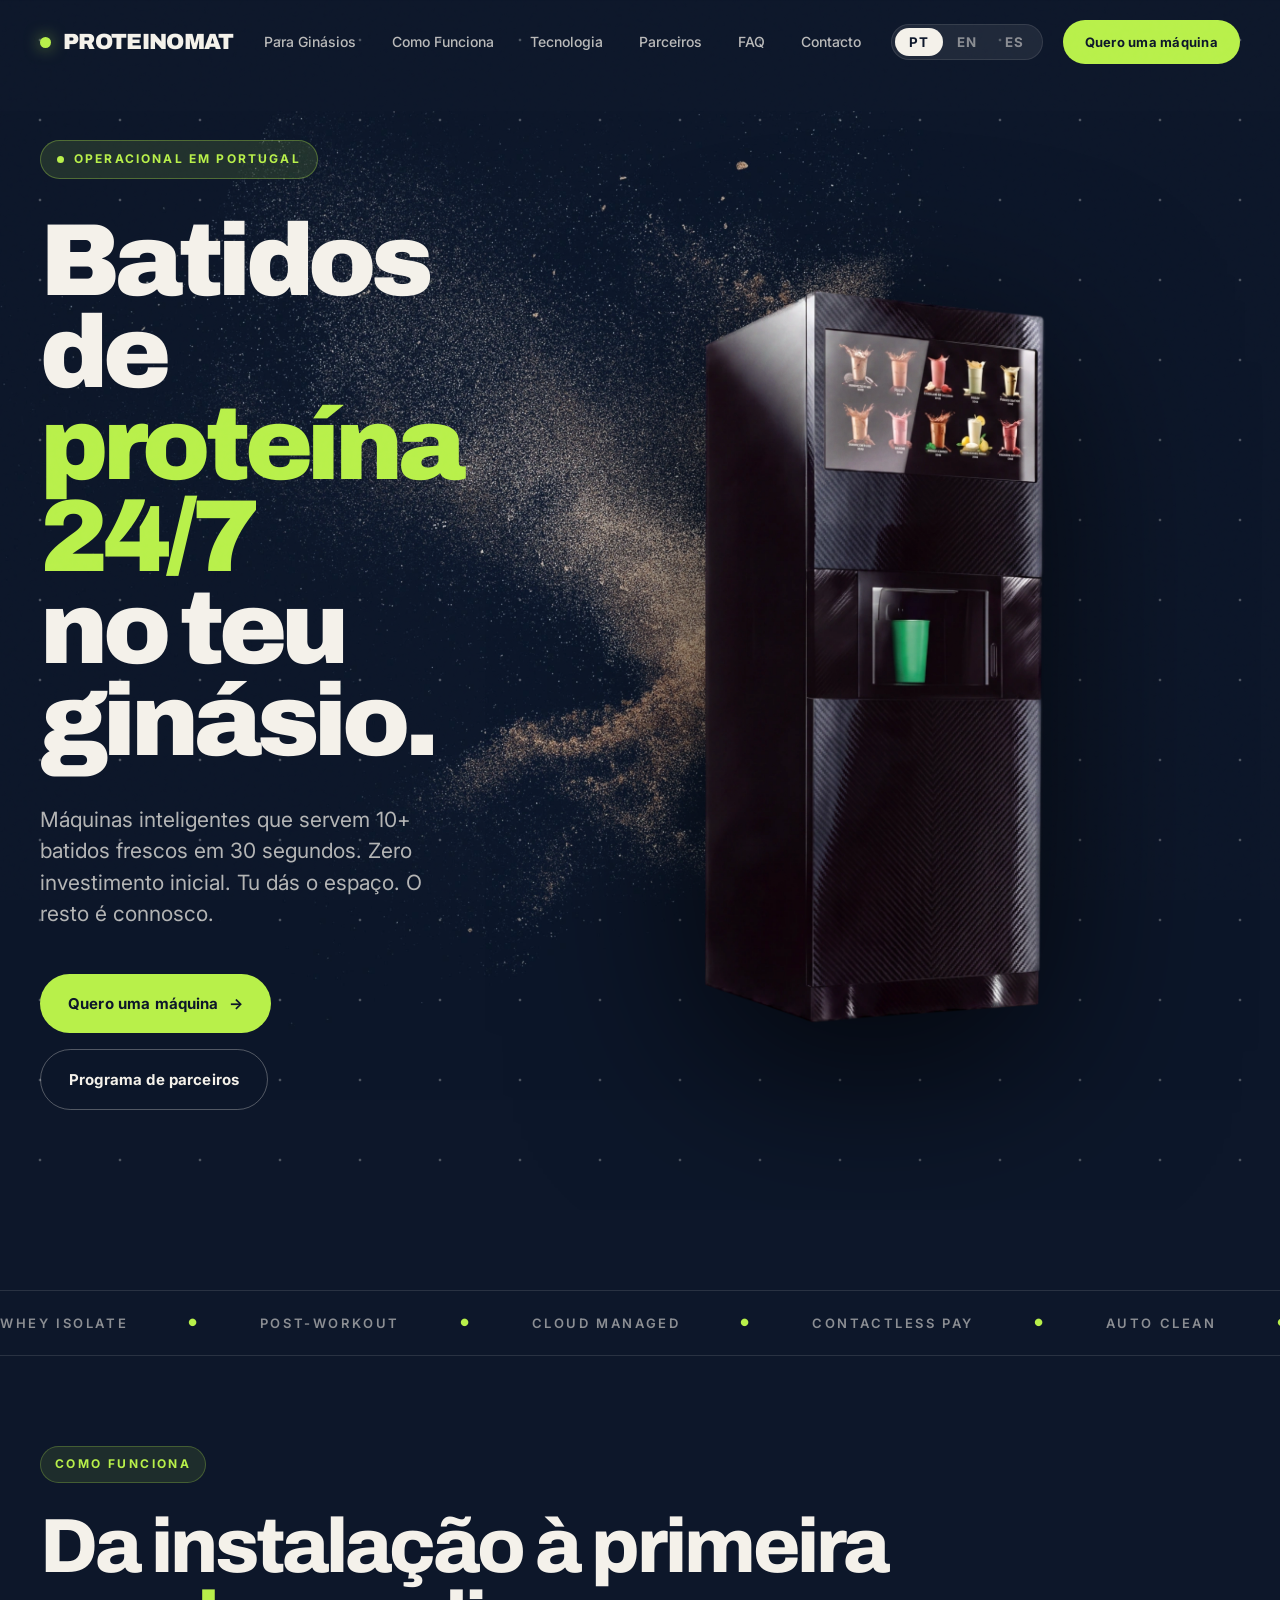
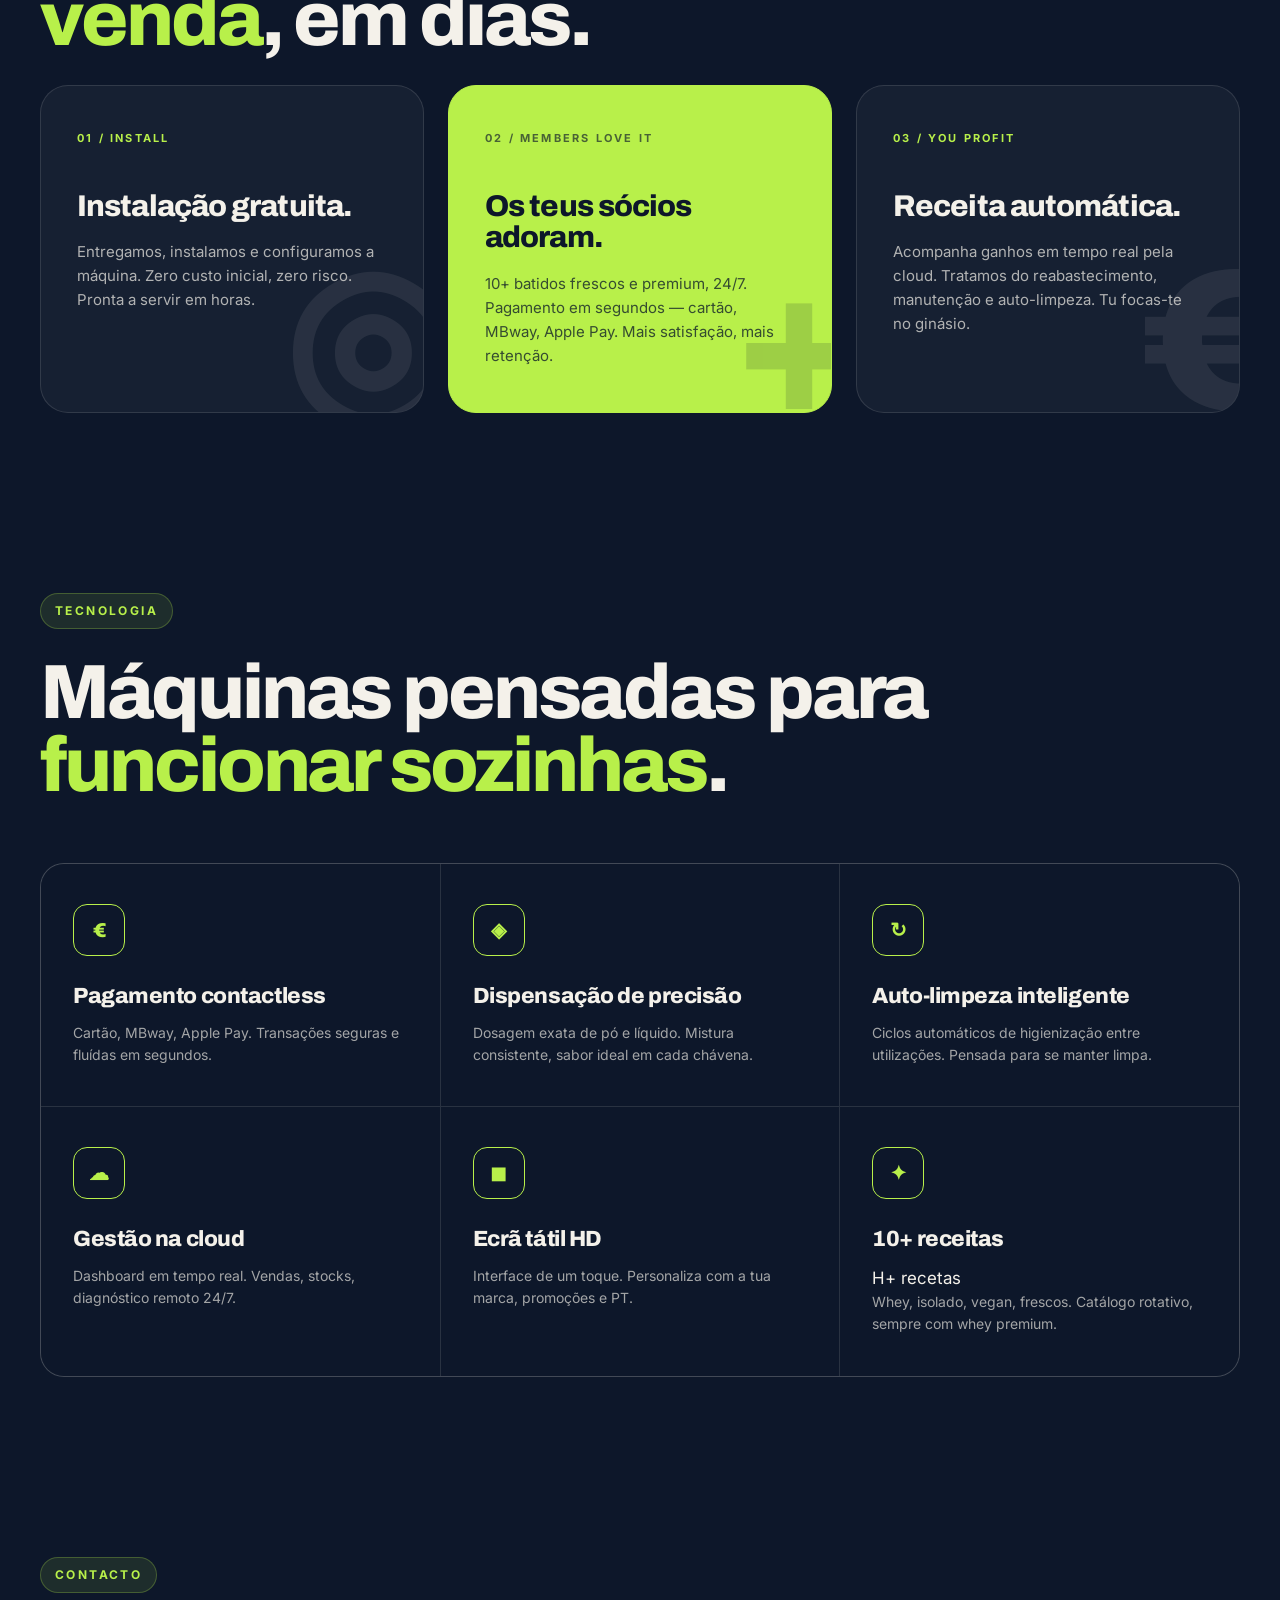
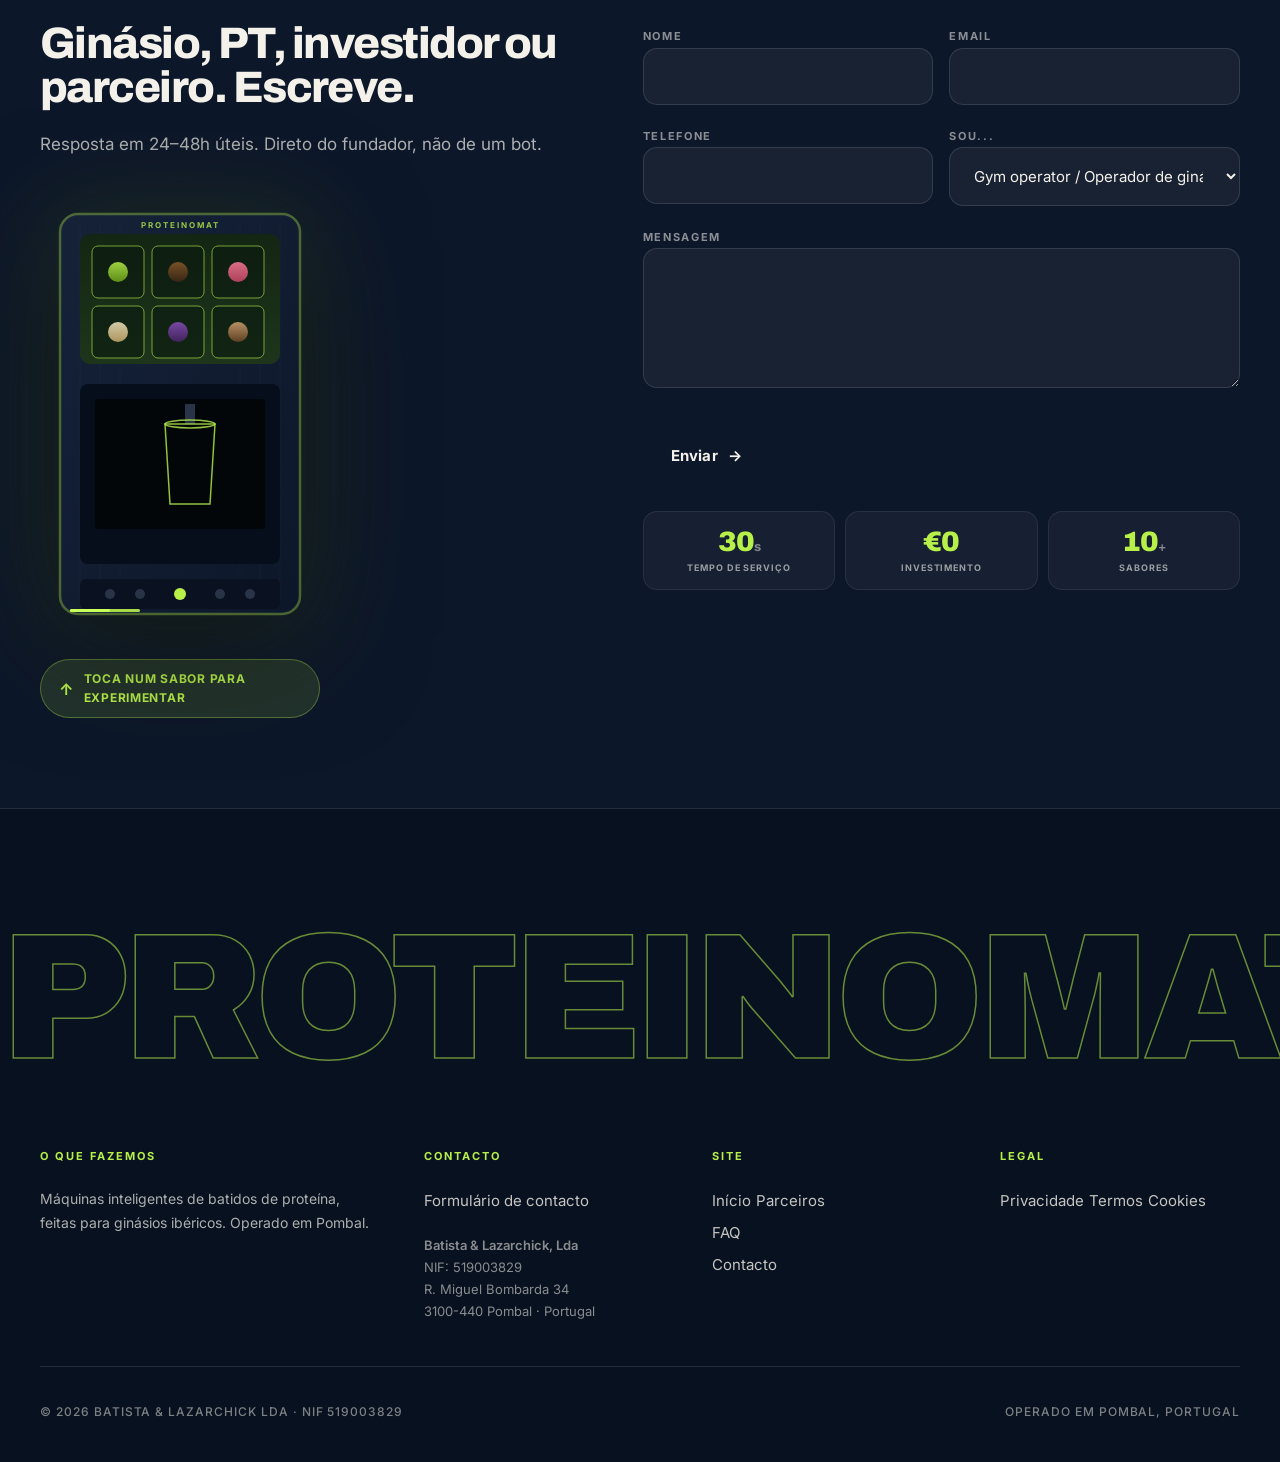
<file: index.html>
<!DOCTYPE html>

<html lang="pt">
<head>
<meta charset="utf-8"/>
<meta content="width=device-width, initial-scale=1.0" name="viewport"/>
<title>Proteinomat — Máquina de Batidos Proteicos para Ginásios</title>
<meta content="Máquina de batidos proteicos para o teu ginásio ou academia. Instalação sem custo inicial, partilhamos os lucros. Batidos frescos na hora, 24/7. Portugal e Espanha." name="description"/>
<meta content="máquina de vending para ginásio, máquina de batidos proteicos, vending proteína ginásio, máquina de proteína para academia, parceria máquina vending ginásio" name="keywords"/>
<meta content="Proteinomat — Máquina de Batidos Proteicos para Ginásios" property="og:title"/>
<meta content="Batidos frescos, 24/7, dentro do teu ginásio. Zero investimento inicial. Partilhamos os lucros." property="og:description"/>
<meta content="website" property="og:type"/>
<meta content="https://proteinomat.com/" property="og:url"/>
<meta content="pt_PT" property="og:locale"/>
<meta content="en_US" property="og:locale:alternate"/>
<meta property="og:locale:alternate" content="es_ES" />
<meta content="Proteinomat" property="og:site_name"/>
<link href="favicon.svg" rel="icon" type="image/svg+xml"/>
<link href="https://proteinomat.com/" rel="canonical"/>
<link href="https://proteinomat.com/" hreflang="pt" rel="alternate"/>
<link href="https://proteinomat.com/" hreflang="en" rel="alternate"/>
<link rel="alternate" hreflang="es" href="https://proteinomat.com/" />
<link href="https://proteinomat.com/" hreflang="x-default" rel="alternate"/>
<link href="https://fonts.googleapis.com" rel="preconnect"/>
<link crossorigin="" href="https://fonts.gstatic.com" rel="preconnect"/>
<link href="https://fonts.googleapis.com/css2?family=Archivo:wght@500;600;700;800;900&amp;family=Inter:wght@400;500;600;700&amp;display=swap" rel="stylesheet"/>
<link href="assets/css/main.css?v=40" rel="stylesheet"/>
<!-- Organization schema -->
<script type="application/ld+json">
{
  "@context": "https://schema.org",
  "@type": "Organization",
  "name": "Proteinomat",
  "legalName": "Batista & Lazarchick, Lda",
  "url": "https://proteinomat.com/",
  "logo": "https://proteinomat.com/favicon.svg",
  "description": "Máquinas inteligentes de batidos de proteína para ginásios ibéricos. Operado em Pombal.",
  "email": "aron@proteinomat.com",
  "taxID": "PT519003829",
  "address": {
    "@type": "PostalAddress",
    "streetAddress": "R. Miguel Bombarda 34",
    "addressLocality": "Pombal",
    "postalCode": "3100-440",
    "addressCountry": "PT"
  },
  "areaServed": [
    { "@type": "Country", "name": "Portugal" },
    { "@type": "Country", "name": "Spain" }
  ]
}
</script>
<!-- LocalBusiness schema -->
<script type="application/ld+json">
{
  "@context": "https://schema.org",
  "@type": "LocalBusiness",
  "@id": "https://proteinomat.com/#business",
  "name": "Proteinomat",
  "image": "https://proteinomat.com/assets/img/hero-machine.webp",
  "address": {
    "@type": "PostalAddress",
    "streetAddress": "R. Miguel Bombarda 34",
    "addressLocality": "Pombal",
    "postalCode": "3100-440",
    "addressCountry": "PT"
  },
  "geo": {
    "@type": "GeoCoordinates",
    "latitude": 39.9167,
    "longitude": -8.6278
  },
  "email": "aron@proteinomat.com",
  "url": "https://proteinomat.com/",
  "priceRange": "€€"
}
</script>
<!-- Service schema -->
<script type="application/ld+json">
{
  "@context": "https://schema.org",
  "@type": "Service",
  "serviceType": "Protein shake vending machine placement for gyms",
  "name": "Máquina de Batidos Proteicos para Ginásios",
  "provider": { "@id": "https://proteinomat.com/#business" },
  "areaServed": [
    { "@type": "Country", "name": "Portugal" },
    { "@type": "Country", "name": "Spain" }
  ],
  "description": "Instalação de máquinas de batidos proteicos em ginásios sem investimento inicial. Partilha de lucros, manutenção e reabastecimento incluídos."
}
</script>
<style>
/* ===== HERO (homepage only) ===== */
.hero {
  padding: 140px 0 100px;
  position: relative;
  overflow: hidden;
  min-height: 100vh;
  display: flex;
  align-items: center;
}
/* Glow backdrop */
.hero::before {
  content: "";
  position: absolute;
  top: 50%;
  left: 50%;
  width: 130vw;
  height: 100vw;
  max-width: 2000px;
  max-height: 1500px;
  background-image: url("assets/img/hero-splash.webp");
  background-repeat: no-repeat;
  background-position: 70% center;
  background-size: contain;
  opacity: 0.95;
  pointer-events: none;
  z-index: 0;
  transform: translate(-50%, -50%);
}
/* Subtle ambient dots — soft cream sparkle across hero */
.hero::after {
  content: "";
  position: absolute;
  inset: 0;
  background-image: radial-gradient(circle, rgba(244,241,234,0.28) 1.1px, transparent 1.7px);
  background-size: 80px 80px;
  background-position: 0 0;
  pointer-events: none;
  z-index: 1;
  opacity: 1;
  animation: heroTwinkle 5s ease-in-out infinite;
}
@keyframes heroTwinkle {
  0%, 100% { opacity: 0.35; }
  50%      { opacity: 0.7; }
}
.hero .container { position: relative; z-index: 2; }
.hero-grid {
  display: grid;
  grid-template-columns: 1fr 1.9fr;
  gap: 40px;
  align-items: center;
}

.hero-eyebrow {
  display: inline-flex;
  align-items: center;
  gap: 10px;
  font-family: 'Inter', sans-serif;
  font-size: 12px;
  font-weight: 700;
  letter-spacing: 0.18em;
  text-transform: uppercase;
  padding: 9px 16px;
  background: rgba(184,240,74,0.12);
  border: 1px solid rgba(184,240,74,0.3);
  color: var(--green);
  border-radius: 999px;
  margin-bottom: 36px;
}
.hero-eyebrow .live {
  width: 7px; height: 7px;
  background: var(--green);
  border-radius: 50%;
  animation: pulse 2s ease-in-out infinite;
}

h1.hero-title {
  font-family: 'Archivo', sans-serif;
  font-weight: 900;
  font-size: clamp(56px, 8vw, 120px);
  line-height: 0.9;
  letter-spacing: -0.05em;
  margin-bottom: 36px;
  color: var(--green);
  text-wrap: balance;
}
h1.hero-title .white { color: var(--paper); display: block; }
h1.hero-title .unit {
  display: inline-block;
  transform: translateY(-0.05em);
}

.hero-lead {
  font-size: 21px;
  line-height: 1.5;
  color: rgba(244,241,234,0.72);
  margin-bottom: 44px;
  max-width: 560px;
  font-weight: 400;
}
.hero-cta { display: flex; gap: 16px; flex-wrap: wrap; }

/* Product visual */
.hero-visual {
  position: relative;
  width: 100%;
  display: flex;
  justify-content: center;
  align-items: center;
}
.hero-visual img {
  width: 100%;
  max-width: 720px;
  height: auto;
  object-fit: contain;
  filter: drop-shadow(0 40px 80px rgba(0,0,0,0.75));
  transform: scale(1.15);
  transform-origin: center;
}
/* Fallback SVG if photo not yet uploaded */
.hero-visual .machine-placeholder {
  width: 100%;
  height: 100%;
  display: flex;
  align-items: center;
  justify-content: center;
  filter: drop-shadow(0 40px 80px rgba(0,0,0,0.6));
}

/* Legacy metric cards kept hidden so the old markup doesn't flash */
.metric-card { display: none; }
.metric-m1, .metric-m2, .metric-m3 { display: none; }

/* Interactive contact machine */
.flavor-tile { cursor: pointer; transition: transform 0.15s; transform-origin: center; transform-box: fill-box; }
.flavor-tile:hover { transform: scale(1.08); }
.flavor-tile rect { transition: all 0.2s; }
.flavor-tile:hover rect { opacity: 1; stroke-width: 2; }
.flavor-tile.active rect { fill: #B8F04A; opacity: 1; stroke-width: 2; }
.flavor-tile.active circle { opacity: 1; }
.flavor-tile:focus { outline: none; }
.flavor-tile:focus rect { stroke: #C8FF5A; stroke-width: 2; }

.contact-side {
  display: flex;
  flex-direction: column;
  gap: 28px;
}

.contact-metrics {
  display: grid;
  grid-template-columns: repeat(3, 1fr);
  gap: 10px;
  margin-top: 0;
  max-width: 100%;
}

.machine-prompt {
  display: inline-flex;
  align-items: center;
  gap: 10px;
  margin-top: 18px;
  padding: 10px 18px;
  background: rgba(184,240,74,0.12);
  border: 1px solid rgba(184,240,74,0.35);
  color: var(--green);
  border-radius: 999px;
  font-family: 'Inter', sans-serif;
  font-size: 12px;
  font-weight: 700;
  letter-spacing: 0.06em;
  text-transform: uppercase;
  animation: promptPulse 2.2s ease-in-out infinite;
  transition: opacity 0.3s, transform 0.3s;
}

/* Nutrition overlay shown after pour completes — covers only the machine screen area */
.nutrition-card {
  position: absolute;
  /* Screen area coordinates: x=40, y=40, w=200, h=130 within 280x440 viewBox */
  top: 9.1%;
  left: 14.3%;
  width: 71.4%;
  height: 29.5%;
  z-index: 10;
  background: #050E1C;
  border: 1.5px solid var(--green);
  border-radius: 10px;
  padding: 6px 10px 5px;
  display: flex;
  flex-direction: column;
  justify-content: space-between;
  opacity: 0;
  pointer-events: none;
  transform: scale(0.9);
  transform-origin: center;
  transition: opacity 0.3s ease, transform 0.3s cubic-bezier(0.2, 0.85, 0.3, 1);
  cursor: pointer;
  box-shadow: 0 0 24px rgba(184,240,74,0.35), inset 0 0 0 1px rgba(184,240,74,0.1);
  overflow: hidden;
}
.nutrition-card.visible {
  opacity: 1;
  pointer-events: auto;
  transform: scale(1);
}
.nut-header {
  text-align: center;
  border-bottom: 1px solid rgba(184,240,74,0.6);
  padding-bottom: 3px;
  margin-bottom: 3px;
}
.nut-flavor {
  font-family: 'Archivo', sans-serif;
  font-weight: 900;
  font-size: 11px;
  letter-spacing: 0;
  color: var(--green);
  text-transform: uppercase;
  line-height: 1.1;
  white-space: nowrap;
  overflow: hidden;
  text-overflow: ellipsis;
}
.nut-subtitle {
  font-family: 'Inter', sans-serif;
  font-size: 6.5px;
  font-weight: 600;
  letter-spacing: 0.08em;
  text-transform: uppercase;
  color: rgba(184,240,74,0.7);
  margin-top: 1px;
}
.nut-dose {
  font-family: 'Inter', sans-serif;
  font-size: 6.5px;
  font-weight: 500;
  color: rgba(184,240,74,0.55);
  margin-top: 1px;
  letter-spacing: 0.04em;
}
.nut-table {
  width: 100%;
  border-collapse: collapse;
  font-family: 'Inter', sans-serif;
  flex: 1;
}
.nut-table td {
  padding: 1.5px 0;
  font-size: 8px;
  color: rgba(184,240,74,0.85);
  font-weight: 500;
  border-bottom: 1px solid rgba(184,240,74,0.18);
  line-height: 1.15;
  vertical-align: middle;
}
.nut-table tr:last-child td {
  border-bottom: none;
}
.nut-table .nut-v {
  text-align: right;
  font-weight: 700;
  color: var(--paper);
  font-variant-numeric: tabular-nums;
  white-space: nowrap;
}
.nut-table .nut-sub td {
  padding-left: 8px;
  font-size: 7px;
  color: rgba(184,240,74,0.6);
  font-style: italic;
}
.nut-table .nut-em td {
  font-weight: 700;
  color: var(--green);
}
.nut-table .nut-em .nut-v {
  color: var(--green);
  font-weight: 800;
}
.nut-close-hint {
  text-align: center;
  font-family: 'Inter', sans-serif;
  font-size: 6px;
  font-weight: 600;
  letter-spacing: 0.12em;
  text-transform: uppercase;
  color: rgba(184,240,74,0.5);
  animation: nutHintPulse 1.8s ease-in-out infinite;
  position: relative;
  line-height: 1.2;
  margin-top: 2px;
  padding-top: 2px;
  border-top: 1px solid rgba(184,240,74,0.3);
}
@keyframes nutHintPulse {
  0%, 100% { opacity: 0.5; }
  50%      { opacity: 1; }
}

/* Dispensing loader — shown during pour, fades out before nutrition card */
.dispense-loader {
  position: absolute;
  top: 9.1%;
  left: 14.3%;
  width: 71.4%;
  height: 29.5%;
  z-index: 9;
  background: #050E1C;
  border: 1.5px solid var(--green);
  border-radius: 10px;
  display: flex;
  flex-direction: column;
  align-items: center;
  justify-content: center;
  gap: 3px;
  padding: 6px;
  opacity: 0;
  pointer-events: none;
  transform: scale(0.92);
  transition: opacity 0.25s ease, transform 0.25s cubic-bezier(0.2, 0.85, 0.3, 1);
  box-shadow: inset 0 0 0 1px rgba(184,240,74,0.1);
  overflow: hidden;
}
.dispense-loader.visible {
  opacity: 1;
  transform: scale(1);
}
.dispense-spinner {
  width: 16px;
  height: 16px;
  flex-shrink: 0;
  animation: dispenseRotate 1.1s linear infinite;
}
.dispense-track {
  stroke: rgba(184,240,74,0.2);
}
.dispense-arc {
  stroke: var(--green);
  stroke-dasharray: 90;
  stroke-dashoffset: 50;
}
.dispense-label {
  font-family: 'Inter', sans-serif;
  font-size: 5.5px;
  font-weight: 700;
  letter-spacing: 0.12em;
  text-transform: uppercase;
  color: var(--green);
  animation: dispenseLabelPulse 1.6s ease-in-out infinite;
  line-height: 1;
  white-space: nowrap;
}
@keyframes dispenseRotate {
  to { transform: rotate(360deg); }
}
@keyframes dispenseLabelPulse {
  0%, 100% { opacity: 0.7; }
  50%      { opacity: 1; }
}

/* Reward badge — "+€3" floats up-and-right when a transaction completes */
.reward-badge {
  position: absolute;
  /* Start position: roughly above the cup, slightly right of center */
  bottom: 30%;
  left: 55%;
  transform: translate(-50%, 0) scale(0.8);
  font-family: 'Archivo', sans-serif;
  font-weight: 900;
  font-size: 22px;
  letter-spacing: -0.02em;
  color: var(--navy);
  background: var(--green);
  padding: 5px 12px;
  border-radius: 999px;
  opacity: 0;
  pointer-events: none;
  white-space: nowrap;
  box-shadow: 0 0 18px rgba(184,240,74,0.6), 0 6px 14px rgba(0,0,0,0.3);
  z-index: 11;
  text-shadow: none;
}
.reward-badge.flying {
  animation: rewardFly 1.6s cubic-bezier(0.2, 0.7, 0.3, 1) forwards;
}
@keyframes rewardFly {
  0% {
    opacity: 0;
    transform: translate(-50%, 0) scale(0.6) rotate(-4deg);
  }
  18% {
    opacity: 1;
    transform: translate(-50%, -8px) scale(1.05) rotate(2deg);
  }
  35% {
    opacity: 1;
    transform: translate(-30%, -40px) scale(1) rotate(4deg);
  }
  100% {
    opacity: 0;
    transform: translate(70%, -130px) scale(0.85) rotate(8deg);
  }
}
.machine-prompt .prompt-arrow {
  font-size: 16px;
  line-height: 1;
  animation: promptArrow 1.4s ease-in-out infinite;
}
.machine-prompt.hidden {
  opacity: 0;
  transform: translateY(-6px);
  pointer-events: none;
  animation: none;
}
@keyframes promptPulse {
  0%, 100% { box-shadow: 0 0 0 0 rgba(184,240,74,0.3); }
  50%      { box-shadow: 0 0 0 8px rgba(184,240,74,0); }
}
@keyframes promptArrow {
  0%, 100% { transform: translateY(0); }
  50%      { transform: translateY(-4px); }
}
.contact-metric {
  background: rgba(244,241,234,0.04);
  border: 1px solid rgba(244,241,234,0.08);
  color: var(--paper);
  border-radius: 14px;
  padding: 16px 10px;
  text-align: center;
  transition: transform 0.2s, background 0.2s, border-color 0.2s;
}
.contact-metric:hover {
  transform: translateY(-3px);
  background: rgba(184,240,74,0.05);
  border-color: rgba(184,240,74,0.25);
}
.contact-metric-value {
  font-family: 'Archivo', sans-serif;
  font-weight: 900;
  font-size: 28px;
  line-height: 1;
  letter-spacing: -0.03em;
  color: var(--green);
  margin-bottom: 6px;
}
.contact-metric-value .u {
  font-size: 13px;
  color: rgba(244,241,234,0.5);
  font-weight: 700;
}
.contact-metric-label {
  font-family: 'Inter', sans-serif;
  font-size: 9px;
  font-weight: 700;
  letter-spacing: 0.1em;
  text-transform: uppercase;
  color: rgba(244,241,234,0.6);
  line-height: 1.3;
}

/* Marquee */
.marquee-strip {
  margin-top: 80px;
  padding: 22px 0;
  border-top: 1px solid var(--line-light);
  border-bottom: 1px solid var(--line-light);
  overflow: hidden;
  position: relative;
}
.marquee-track {
  display: flex;
  gap: 60px;
  white-space: nowrap;
  animation: marquee 40s linear infinite;
  font-family: 'Inter', sans-serif;
  font-size: 13px;
  font-weight: 600;
  letter-spacing: 0.2em;
  text-transform: uppercase;
  color: rgba(244,241,234,0.55);
}
@keyframes marquee { 0% { transform: translateX(0); } 100% { transform: translateX(-50%); } }
.marquee-track span { display: inline-flex; align-items: center; gap: 60px; }
.marquee-track span::after { content: "●"; color: var(--green); font-size: 10px; }

/* WHY cards */
.why-grid { display: grid; grid-template-columns: repeat(3, 1fr); gap: 24px; }
.why-card {
  background: rgba(244,241,234,0.04);
  border: 1px solid var(--line-light);
  border-radius: 28px;
  padding: 44px 36px;
  position: relative;
  overflow: hidden;
  transition: all 0.35s cubic-bezier(0.2, 0.8, 0.2, 1);
}
.why-card:hover {
  transform: translateY(-8px);
  border-color: var(--green);
  background: rgba(184,240,74,0.05);
}
.why-card:nth-child(2) {
  background: var(--green);
  color: var(--navy);
  border-color: var(--green);
}
.why-card:nth-child(2):hover { background: var(--green-bright); }
.why-card .num {
  font-family: 'Inter', sans-serif;
  font-size: 11px;
  font-weight: 700;
  letter-spacing: 0.2em;
  margin-bottom: 44px;
  color: var(--green);
}
.why-card:nth-child(2) .num { color: var(--navy); opacity: 0.65; }
.why-card h3 {
  font-family: 'Archivo', sans-serif;
  font-weight: 800;
  font-size: 30px;
  line-height: 1.05;
  letter-spacing: -0.03em;
  margin-bottom: 18px;
  color: var(--paper);
}
.why-card:nth-child(2) h3 { color: var(--navy); }
.why-card p {
  font-size: 15px;
  line-height: 1.6;
  color: rgba(244,241,234,0.7);
}
.why-card:nth-child(2) p { color: rgba(10,22,40,0.75); }
.why-card .icon-big {
  position: absolute;
  right: -24px;
  bottom: -30px;
  font-family: 'Archivo', sans-serif;
  font-weight: 900;
  font-size: 200px;
  line-height: 1;
  opacity: 0.08;
  letter-spacing: -0.05em;
  color: inherit;
}
.why-card:nth-child(2) .icon-big { opacity: 0.15; }

/* Steps */
.steps-block {
  display: grid;
  grid-template-columns: repeat(3, 1fr);
  gap: 0;
  margin-top: 40px;
}
.step {
  padding: 48px 36px 48px 0;
  border-right: 1px solid var(--line-light);
  position: relative;
}
.step:not(:first-child) { padding-left: 36px; }
.step:last-child { border-right: none; }
.step .step-num {
  font-family: 'Archivo', sans-serif;
  font-weight: 900;
  font-size: 84px;
  line-height: 1;
  letter-spacing: -0.05em;
  margin-bottom: 28px;
  color: var(--green);
  display: flex;
  align-items: baseline;
  gap: 12px;
}
.step .step-num::after {
  content: "";
  width: 10px; height: 10px;
  background: var(--green);
  border-radius: 50%;
  margin-bottom: 10px;
}
.step h3 {
  font-family: 'Archivo', sans-serif;
  font-weight: 800;
  font-size: 26px;
  line-height: 1.15;
  letter-spacing: -0.025em;
  margin-bottom: 16px;
  color: var(--paper);
}
.step p { font-size: 15px; color: rgba(244,241,234,0.65); line-height: 1.6; }

/* Tech section */
.tech-grid {
  display: grid;
  grid-template-columns: repeat(3, 1fr);
  gap: 1px;
  background: var(--line-light);
  border-radius: 24px;
  overflow: hidden;
  margin-top: 60px;
  border: 1px solid var(--line-light);
}
.tech-card {
  background: var(--navy);
  padding: 40px 32px;
  transition: background 0.3s;
}
.tech-card:hover { background: var(--navy-soft); }
.tech-card .tech-icon {
  width: 52px;
  height: 52px;
  border: 1.5px solid var(--green);
  border-radius: 14px;
  display: flex;
  align-items: center;
  justify-content: center;
  margin-bottom: 28px;
  font-family: 'Archivo', sans-serif;
  color: var(--green);
  font-size: 20px;
  font-weight: 900;
}
.tech-card h4 {
  font-family: 'Archivo', sans-serif;
  font-weight: 800;
  font-size: 22px;
  line-height: 1.15;
  letter-spacing: -0.02em;
  margin-bottom: 12px;
  color: var(--paper);
}
.tech-card p { font-size: 14px; color: rgba(244,241,234,0.65); line-height: 1.6; }

/* Partner teaser */
.partner-teaser-wrap {
  display: grid;
  grid-template-columns: 1.25fr 1fr;
  gap: 60px;
  align-items: center;
}

/* Contact */
.contact-wrap { display: grid; grid-template-columns: 1fr 1.1fr; gap: 60px; align-items: start; }
.contact-info h3 {
  font-family: 'Archivo', sans-serif;
  font-weight: 800;
  font-size: 44px;
  line-height: 1;
  letter-spacing: -0.035em;
  margin-bottom: 22px;
  color: var(--paper);
}
.contact-info p { font-size: 17px; color: rgba(244,241,234,0.7); margin-bottom: 36px; }
.contact-visual {
  max-width: 280px;
  margin-top: 32px;
  position: relative;
}
.contact-visual svg { width: 100%; height: auto; filter: drop-shadow(0 24px 60px rgba(0,0,0,0.6)) drop-shadow(0 0 40px rgba(184,240,74,0.15)); overflow: visible; }
.contact-meta {
  font-family: 'Inter', sans-serif;
  font-size: 14px;
  line-height: 1.8;
  padding: 28px 0;
  border-top: 1.5px solid var(--line-light);
  border-bottom: 1.5px solid var(--line-light);
  color: var(--paper);
  font-weight: 500;
}
.contact-meta a { color: var(--green); border-bottom: 1px solid var(--green); }

@media (max-width: 960px) {
  .hero { padding: 120px 0 60px; min-height: auto; }
  .hero-grid { grid-template-columns: 1fr; gap: 60px; }
  .hero-visual { max-width: 100%; margin: 0 auto; }
  .hero-visual img { transform: scale(1.05); max-width: 100%; }
  .why-grid, .steps-block, .tech-grid, .partner-teaser-wrap, .contact-wrap { grid-template-columns: 1fr; }
  .step { border-right: none; border-bottom: 1px solid var(--line-light); padding: 36px 0 !important; }
  .step:last-child { border-bottom: none; }
  .contact-visual { max-width: 300px; margin: 32px auto 0; }
  .contact-metrics { margin: 28px auto 0; max-width: 400px; }
}
</style>
</head>
<body class="lang-pt">
<nav class="top">
<div class="inner">
<a class="logo" href="index.html"><span class="dot"></span>PROTEINOMAT</a>
<ul class="nav-links">
<li><a data-lang="pt" href="para-ginasios/index.html">Para Ginásios</a><a data-lang="en" href="para-ginasios/index.html">For Gyms</a><a data-lang="es" href="para-ginasios/index.html">Para Gimnasios</a></li>
<li><a data-lang="pt" href="#how">Como Funciona</a><a data-lang="en" href="#how">How It Works</a><a data-lang="es" href="#how">Cómo Funciona</a></li>
<li><a data-lang="pt" href="#tech">Tecnologia</a><a data-lang="en" href="#tech">Technology</a><a data-lang="es" href="#tech">Tecnología</a></li>
<li><a data-lang="pt" href="partners/index.html">Parceiros</a><a data-lang="en" href="partners/index.html">Partners</a><a data-lang="es" href="partners/index.html">Partners</a></li>
<li><a href="faq/index.html">FAQ</a></li>
<li><a data-lang="pt" href="#contact">Contacto</a><a data-lang="en" href="#contact">Contact</a><a data-lang="es" href="#contact">Contacto</a></li>
</ul>
<div class="nav-right">
<div class="lang">
<button data-set-lang="pt">PT</button>
<button data-set-lang="en">EN</button>
<button data-set-lang="es">ES</button>
</div>
<a class="btn-nav" href="#contact">
<span data-lang="pt">Quero uma máquina</span><span data-lang="en">Get a machine</span><span data-lang="es">Quiero una máquina</span></a>
<button aria-label="Menu" class="menu-toggle" id="menuToggle">☰</button>
</div>
</div>
</nav>
<div class="mobile-menu" id="mobileMenu">
<a data-lang="pt" href="para-ginasios/index.html">Para Ginásios</a><a data-lang="en" href="para-ginasios/index.html">For Gyms</a><a data-lang="es" href="para-ginasios/index.html">Para Gimnasios</a>
<a data-lang="pt" href="#how">Como Funciona</a><a data-lang="en" href="#how">How It Works</a><a data-lang="es" href="#how">Cómo Funciona</a>
<a data-lang="pt" href="#tech">Tecnologia</a><a data-lang="en" href="#tech">Technology</a><a data-lang="es" href="#tech">Tecnología</a>
<a data-lang="pt" href="partners/index.html">Parceiros</a><a data-lang="en" href="partners/index.html">Partners</a><a data-lang="es" href="partners/index.html">Partners</a>
<a href="faq/index.html">FAQ</a>
<a data-lang="pt" href="#contact">Contacto</a><a data-lang="en" href="#contact">Contact</a><a data-lang="es" href="#contact">Contacto</a>
</div>
<!-- HERO -->
<section class="hero">
<div class="container">
<div class="hero-grid">
<div>
<div class="hero-eyebrow">
<span class="live"></span>
<span data-lang="pt">Operacional em Portugal</span>
<span data-lang="en">Live in Portugal</span><span data-lang="es">Funcionando en Portugal</span>
</div>
<h1 class="hero-title" data-lang="pt">
<span class="white">Batidos de</span>
          proteína 24/7<br/>
<span class="white">no teu ginásio.</span>
</h1>
<h1 class="hero-title" data-lang="en">
<span class="white">Protein shakes</span>
          24/7 inside<br/>
<span class="white">your gym.</span>
</h1><h1 class="hero-title" data-lang="es">
<span class="white">Batidos de proteína</span>
          24/7 dentro<br/>
<span class="white">de tu gimnasio.</span>
</h1><p class="hero-lead" data-lang="pt">Máquinas inteligentes que servem 10+ batidos frescos em 30 segundos. Zero investimento inicial. Tu dás o espaço. O resto é connosco.</p>
<p class="hero-lead" data-lang="en">Smart machines pouring 10+ freshly-blended chilled shakes in 30 seconds. Zero upfront cost. You provide the space. We handle the rest.</p><p class="hero-lead" data-lang="es">Máquinas inteligentes que sirven 10+ batidos frescos en 30 segundos. Cero inversión inicial. Tú pones el espacio. Nosotros nos ocupamos del resto.</p><div class="hero-cta">
<a class="btn btn-primary" href="#contact">
<span data-lang="pt">Quero uma máquina</span><span data-lang="en">Get a machine</span><span data-lang="es">Quiero una máquina</span>
<span class="arrow">→</span>
</a>
<a class="btn btn-ghost" href="partners/index.html">
<span data-lang="pt">Programa de parceiros</span><span data-lang="en">Partner program</span><span data-lang="es">Partner program</span>
</a>
</div>
</div>
<div class="hero-visual">
<img alt="Proteinomat vending machine with protein shakes" src="assets/img/hero-machine.webp"/>
</div>
</div>
</div>
</section>
<!-- MARQUEE -->
<div class="marquee-strip">
<div class="marquee-track">
<span>Whey Isolate</span><span>Post-Workout</span><span>Cloud Managed</span><span>Contactless Pay</span><span>Auto Clean</span><span>10+ Flavours</span><span>24/7 Uptime</span>
<span>Whey Isolate</span><span>Post-Workout</span><span>Cloud Managed</span><span>Contactless Pay</span><span>Auto Clean</span><span>10+ Flavours</span><span>24/7 Uptime</span>
</div>
</div>
<!-- HOW IT WORKS — merged section -->
<section id="how">
<div class="container">
<div class="section-label reveal"><span data-lang="pt">Como Funciona</span><span data-lang="en">How It Works</span><span data-lang="es">Cómo Funciona</span></div>
<h2 class="section-title reveal" data-lang="pt">Da instalação à primeira <span class="accent">venda</span>, em dias.</h2>
<h2 class="section-title reveal" data-lang="en">From install to first <span class="accent">sale</span>, in days.</h2><h2 class="section-title reveal" data-lang="es">De la instalación a la primera <span class="accent">venta</span>, en días.</h2><div class="why-grid">
<div class="why-card reveal">
<div class="num">01 / INSTALL</div>
<h3 data-lang="pt">Instalação gratuita.</h3>
<h3 data-lang="en">Free installation.</h3><h3 data-lang="es">Instalación gratuita.</h3><p data-lang="pt">Entregamos, instalamos e configuramos a máquina. Zero custo inicial, zero risco. Pronta a servir em horas.</p>
<p data-lang="en">We deliver, install, and configure the machine. Zero upfront cost, zero risk. Ready to serve in hours.</p><p data-lang="es">Entregamos, instalamos y configuramos la máquina. Cero coste inicial, cero riesgo. Lista para servir en horas.</p>
<div class="icon-big">◎</div>
</div>
<div class="why-card reveal">
<div class="num">02 / MEMBERS LOVE IT</div>
<h3 data-lang="pt">Os teus sócios adoram.</h3>
<h3 data-lang="en">Your members love it.</h3><h3 data-lang="es">Tus socios la adoran.</h3>
<p data-lang="pt">10+ batidos frescos e premium, 24/7. Pagamento em segundos — cartão, MBway, Apple Pay. Mais satisfação, mais retenção.</p>
<p data-lang="en">10+ freshly-blended premium shakes, 24/7. Pay in seconds — card, MBway, Apple Pay. Higher satisfaction, higher retention.</p><p data-lang="es">10+ batidos frescos y premium, 24/7. Pago en segundos — tarjeta, Bizum, Apple Pay. Más satisfacción, más retención.</p>
<div class="icon-big">+</div>
</div>
<div class="why-card reveal">
<div class="num">03 / YOU PROFIT</div>
<h3 data-lang="pt">Receita automática.</h3>
<h3 data-lang="en">Automatic revenue.</h3><h3 data-lang="es">Ingresos automáticos.</h3>
<p data-lang="pt">Acompanha ganhos em tempo real pela cloud. Tratamos do reabastecimento, manutenção e auto-limpeza. Tu focas-te no ginásio.</p>
<p data-lang="en">Track earnings in real-time via the cloud. We handle restocking, maintenance, and auto-cleaning. You focus on the gym.</p><p data-lang="es">Sigue tus ganancias en tiempo real en la nube. Nos encargamos del reabastecimiento, mantenimiento y autolimpieza. Tú te centras en el gimnasio.</p>
<div class="icon-big">€</div>
</div>
</div>
</div>
</section>
<!-- TECH -->
<section id="tech">
<div class="container">
<div class="section-label reveal"><span data-lang="pt">Tecnologia</span><span data-lang="en">Technology</span><span data-lang="es">Tecnología</span></div>
<h2 class="section-title reveal" data-lang="pt">Máquinas pensadas para <span class="accent">funcionar sozinhas</span>.</h2>
<h2 class="section-title reveal" data-lang="en">Machines built to <span class="accent">run themselves</span>.</h2><h2 class="section-title reveal" data-lang="es">Máquinas construidas para <span class="accent">funcionar solas</span>.</h2>
<div class="tech-grid">
<div class="tech-card reveal"><div class="tech-icon">€</div><h4 data-lang="pt">Pagamento contactless</h4><h4 data-lang="en">Contactless payment</h4><h4 data-lang="es">Pago sin contacto</h4><p data-lang="pt">Cartão, MBway, Apple Pay. Transações seguras e fluídas em segundos.</p><p data-lang="en">Card, MBway, Apple Pay. Secure, seamless transactions in seconds.</p><p data-lang="es">Card, MBway, Apple Pay. Secure, seamless transactions in seconds.</p></div>
<div class="tech-card reveal"><div class="tech-icon">◈</div><h4 data-lang="pt">Dispensação de precisão</h4><h4 data-lang="en">Precision dispensing</h4><h4 data-lang="es">Dosificación precisa</h4><p data-lang="pt">Dosagem exata de pó e líquido. Mistura consistente, sabor ideal em cada chávena.</p><p data-lang="en">Exact powder and liquid dosing. Consistent mix, optimal taste every cup.</p><p data-lang="es">Dosificación precisa de polvo y líquido. Mezcla consistente, sabor ideal en cada vaso.</p></div>
<div class="tech-card reveal"><div class="tech-icon">↻</div><h4 data-lang="pt">Auto-limpeza inteligente</h4><h4 data-lang="en">Smart auto-cleaning</h4><h4 data-lang="es">Smart auto-cleaning</h4><p data-lang="pt">Ciclos automáticos de higienização entre utilizações. Pensada para se manter limpa.</p><p data-lang="en">Automatic sanitation cycles between uses. Built to stay clean.</p><p data-lang="es">Ciclos automáticos de higienización entre usos. Diseñada para mantenerse limpia.</p></div>
<div class="tech-card reveal"><div class="tech-icon">☁</div><h4 data-lang="pt">Gestão na cloud</h4><h4 data-lang="en">Cloud management</h4><h4 data-lang="es">Gestión en la nube</h4><p data-lang="pt">Dashboard em tempo real. Vendas, stocks, diagnóstico remoto 24/7.</p><p data-lang="en">Real-time dashboard. Sales, stock, and remote diagnostics 24/7.</p><p data-lang="es">Dashboard en tiempo real. Ventas, stock y diagnóstico remoto 24/7.</p></div>
<div class="tech-card reveal"><div class="tech-icon">◼</div><h4 data-lang="pt">Ecrã tátil HD</h4><h4 data-lang="en">HD touchscreen</h4><h4 data-lang="es">Pantalla táctil HD</h4><p data-lang="pt">Interface de um toque. Personaliza com a tua marca, promoções e PT.</p><p data-lang="en">One-touch interface. Customize with your branding, promos, and PT offers.</p><p data-lang="es">Interfaz de un toque. Personalízala con tu marca, promociones y ofertas de PT.</p></div>
<div class="tech-card reveal"><div class="tech-icon">✦</div><h4 data-lang="pt">10+ receitas</h4><h4 data-lang="en">10+ recipes</h4><h4 data-lang="es">10+ recetas</h4>H+ recetas<p data-lang="pt">Whey, isolado, vegan, frescos. Catálogo rotativo, sempre com whey premium.</p><p data-lang="en">Whey, isolate, vegan, freshly-blended. Rotating catalog, always premium whey.</p><p data-lang="es">Whey, aislado, vegano, frescos. Catálogo rotativo, siempre con whey premium.</p></div>
</div>
</div>
</section>
<!-- CONTACT — dark section matching the rest of the site -->
<section id="contact">
<div class="container">
<div class="section-label reveal"><span data-lang="pt">Contacto</span><span data-lang="en">Contact</span><span data-lang="es">Contacto</span></div>
<div class="contact-wrap">
<div class="contact-info reveal">
<h3 data-lang="pt">Ginásio, PT, investidor ou parceiro. Escreve.</h3>
<h3 data-lang="en">Gym, PT, investor or partner. Get in touch.</h3><h3 data-lang="es">Gimnasio, PT, inversor o socio. Escríbenos.</h3>
<p data-lang="pt">Resposta em 24–48h úteis. Direto do fundador, não de um bot.</p>
<p data-lang="en">Reply within 24–48 business hours. Straight from the founder, not a bot.</p><p data-lang="es">Respuesta en 24–48h hábiles. Directamente del fundador, no de un bot.</p>
<div class="contact-visual" id="interactiveMachine">
<svg aria-label="Interactive Proteinomat machine demo" viewbox="0 0 280 440" xmlns="http://www.w3.org/2000/svg">
<defs>
<lineargradient id="bodyGradC" x1="0" x2="1" y1="0" y2="1">
<stop offset="0" stop-color="#152238"></stop>
<stop offset="1" stop-color="#0d172a"></stop>
</lineargradient>
<lineargradient id="screenGradC" x1="0" x2="0" y1="0" y2="1">
<stop offset="0" stop-color="#0a1a10"></stop>
<stop offset="1" stop-color="#152a18"></stop>
</lineargradient>
<lineargradient id="accentGradC" x1="0" x2="1" y1="0" y2="0">
<stop offset="0" stop-color="#B8F04A"></stop>
<stop offset="1" stop-color="#8BC720"></stop>
</lineargradient>
<!-- Flavor gradients -->
<lineargradient id="flavGreen" x1="0" x2="0" y1="0" y2="1"><stop offset="0" stop-color="#B8F04A"></stop><stop offset="1" stop-color="#6BA018"></stop></lineargradient>
<lineargradient id="flavChoc" x1="0" x2="0" y1="0" y2="1"><stop offset="0" stop-color="#8B5A2B"></stop><stop offset="1" stop-color="#3E2714"></stop></lineargradient>
<lineargradient id="flavStraw" x1="0" x2="0" y1="0" y2="1"><stop offset="0" stop-color="#FF7B9B"></stop><stop offset="1" stop-color="#C94567"></stop></lineargradient>
<lineargradient id="flavVanilla" x1="0" x2="0" y1="0" y2="1"><stop offset="0" stop-color="#F5E8C2"></stop><stop offset="1" stop-color="#C9A86A"></stop></lineargradient>
<lineargradient id="flavBerry" x1="0" x2="0" y1="0" y2="1"><stop offset="0" stop-color="#8A4FBE"></stop><stop offset="1" stop-color="#4A2368"></stop></lineargradient>
<lineargradient id="flavMocha" x1="0" x2="0" y1="0" y2="1"><stop offset="0" stop-color="#D4A574"></stop><stop offset="1" stop-color="#6B4423"></stop></lineargradient>
</defs>
<!-- Main cabinet -->
<rect fill="url(#bodyGradC)" height="400" rx="18" stroke="rgba(184,240,74,0.35)" stroke-width="2.5" width="240" x="20" y="20"></rect>
<g opacity="0.15">
<line stroke="#4a5468" stroke-width="0.5" x1="40" x2="40" y1="30" y2="410"></line>
<line stroke="#4a5468" stroke-width="0.5" x1="60" x2="60" y1="30" y2="410"></line>
<line stroke="#4a5468" stroke-width="0.5" x1="80" x2="80" y1="30" y2="410"></line>
<line stroke="#4a5468" stroke-width="0.5" x1="200" x2="200" y1="30" y2="410"></line>
<line stroke="#4a5468" stroke-width="0.5" x1="220" x2="220" y1="30" y2="410"></line>
<line stroke="#4a5468" stroke-width="0.5" x1="240" x2="240" y1="30" y2="410"></line>
</g>
<!-- Screen -->
<rect fill="url(#screenGradC)" height="130" rx="10" width="200" x="40" y="40"></rect>
<rect fill="#B8F04A" height="130" opacity="0.05" rx="10" width="200" x="40" y="40"></rect>
<!-- Flavor tiles (interactive) -->
<g class="flavor-tiles" transform="translate(52, 52)">
<g class="flavor-tile" data-flavor="green" data-gradient="flavGreen" data-name-en="Green Whey" data-name-pt="Whey Verde" role="button" tabindex="0">
<rect fill="#0a1a10" height="52" opacity="0.6" rx="6" stroke="#B8F04A" stroke-width="1" width="52" x="0" y="0"></rect>
<circle cx="26" cy="26" fill="url(#flavGreen)" opacity="0.85" r="10"></circle>
</g>
<g class="flavor-tile" data-flavor="choc" data-gradient="flavChoc" data-name-en="Chocolate" data-name-pt="Chocolate" role="button" tabindex="0">
<rect fill="#0a1a10" height="52" opacity="0.6" rx="6" stroke="#B8F04A" stroke-width="1" width="52" x="60" y="0"></rect>
<circle cx="86" cy="26" fill="url(#flavChoc)" opacity="0.85" r="10"></circle>
</g>
<g class="flavor-tile" data-flavor="straw" data-gradient="flavStraw" data-name-en="Strawberry" data-name-pt="Morango" role="button" tabindex="0">
<rect fill="#0a1a10" height="52" opacity="0.6" rx="6" stroke="#B8F04A" stroke-width="1" width="52" x="120" y="0"></rect>
<circle cx="146" cy="26" fill="url(#flavStraw)" opacity="0.85" r="10"></circle>
</g>
<g class="flavor-tile" data-flavor="vanilla" data-gradient="flavVanilla" data-name-en="Vanilla" data-name-pt="Baunilha" role="button" tabindex="0">
<rect fill="#0a1a10" height="52" opacity="0.6" rx="6" stroke="#B8F04A" stroke-width="1" width="52" x="0" y="60"></rect>
<circle cx="26" cy="86" fill="url(#flavVanilla)" opacity="0.85" r="10"></circle>
</g>
<g class="flavor-tile" data-flavor="berry" data-gradient="flavBerry" data-name-en="Berry" data-name-pt="Frutos" role="button" tabindex="0">
<rect fill="#0a1a10" height="52" opacity="0.6" rx="6" stroke="#B8F04A" stroke-width="1" width="52" x="60" y="60"></rect>
<circle cx="86" cy="86" fill="url(#flavBerry)" opacity="0.85" r="10"></circle>
</g>
<g class="flavor-tile" data-flavor="mocha" data-gradient="flavMocha" data-name-en="Mocha" data-name-pt="Mocha" role="button" tabindex="0">
<rect fill="#0a1a10" height="52" opacity="0.6" rx="6" stroke="#B8F04A" stroke-width="1" width="52" x="120" y="60"></rect>
<circle cx="146" cy="86" fill="url(#flavMocha)" opacity="0.85" r="10"></circle>
</g>
</g>
<!-- Brand mark -->
<text fill="#B8F04A" font-family="Inter, sans-serif" font-size="8" font-weight="700" letter-spacing="2" opacity="0.8" text-anchor="middle" x="140" y="34">PROTEINOMAT</text>
<!-- Status bar (below screen) -->
<g id="statusBar" transform="translate(140, 183)">
<text data-lang-text="true" fill="#B8F04A" font-family="Inter, sans-serif" font-size="8" font-weight="700" id="statusText" letter-spacing="2" opacity="0.9" text-anchor="middle"></text>
</g>
<!-- Dispenser area -->
<rect fill="#060e1c" height="180" rx="8" width="200" x="40" y="190"></rect>
<rect fill="#020609" height="130" rx="4" width="170" x="55" y="205"></rect>
<!-- Dispense nozzle -->
<rect fill="#2a3448" height="20" width="10" x="145" y="210"></rect>
<!-- Liquid stream (hidden by default, animates on pour) -->
<rect fill="url(#flavGreen)" height="0" id="pourStream" opacity="0" width="4" x="148" y="230"></rect>
<!-- Cup -->
<g id="cupGroup">
<!-- Cup outline -->
<path d="M 125 230 L 130 310 L 170 310 L 175 230 Z" fill="none" opacity="0.8" stroke="#B8F04A" stroke-width="1.5"></path>
<ellipse cx="150" cy="230" fill="none" opacity="0.8" rx="25" ry="4" stroke="#B8F04A" stroke-width="1.5"></ellipse>
<!-- Liquid fill — starts invisible, animates via clip-path or height -->
<clippath id="cupClip">
<path d="M 125 230 L 130 310 L 170 310 L 175 230 Z"></path>
</clippath>
<g clip-path="url(#cupClip)">
<rect fill="url(#flavGreen)" height="0" id="cupFill" width="50" x="125" y="310"></rect>
</g>
</g>
<!-- Buttons row -->
<rect fill="#0a1120" height="30" rx="6" width="200" x="40" y="385"></rect>
<circle cx="70" cy="400" fill="#2a3448" r="5"></circle>
<circle cx="100" cy="400" fill="#2a3448" r="5"></circle>
<circle cx="140" cy="400" fill="#B8F04A" r="6"></circle>
<circle cx="180" cy="400" fill="#2a3448" r="5"></circle>
<circle cx="210" cy="400" fill="#2a3448" r="5"></circle>
<!-- Power indicator -->
<rect fill="#B8F04A" height="3" opacity="0.9" rx="1.5" width="70" x="30" y="415"></rect>
<rect fill="#C8FF5A" height="3" rx="1.5" width="40" x="30" y="415"></rect>
</svg>
<!-- Nutrition overlay (shown after pour completes) -->
<div aria-hidden="true" class="nutrition-card" id="nutritionCard">
<div class="nut-header">
<div class="nut-flavor" id="nutFlavor">—</div>
<div class="nut-subtitle" data-lang="pt">Informação nutricional</div>
<div class="nut-subtitle" data-lang="en">Nutrition facts</div><div class="nut-subtitle" data-lang="es">Información nutricional</div>
<div class="nut-dose" data-lang="pt">1 dose · 42 g</div>
<div class="nut-dose" data-lang="en">1 serving · 42 g</div><div class="nut-dose" data-lang="es">1 dosis · 42 g</div>
</div>
<table class="nut-table">
<tbody>
<tr><td data-lang="pt">Energia</td><td data-lang="en">Energy</td><td data-lang="es">Energía</td><td class="nut-v" id="nutEnergy">—</td></tr>
<tr><td data-lang="pt">Gordura</td><td data-lang="en">Fat</td><td data-lang="es">Grasa</td><td class="nut-v" id="nutFat">—</td></tr>
<tr><td data-lang="pt">Hidratos</td><td data-lang="en">Carbs</td><td data-lang="es">Carbohidratos</td><td class="nut-v" id="nutCarbs">—</td></tr>
<tr class="nut-sub"><td data-lang="pt">dos quais açúcares</td><td data-lang="en">of which sugars</td><td data-lang="es">de los cuales azúcares</td><td class="nut-v" id="nutSugar">—</td></tr>
<tr class="nut-em"><td data-lang="pt">Proteína</td><td data-lang="en">Protein</td><td data-lang="es">Proteína</td><td class="nut-v" id="nutProtein">—</td></tr>
</tbody>
</table>
<div class="nut-close-hint">
<span data-lang="pt">Toca para voltar ao menu</span>
<span data-lang="en">Tap to return to menu</span><span data-lang="es">Toca para volver al menú</span>
</div>
</div>

<!-- Dispensing loader (shown during pour) -->
<div class="dispense-loader" id="dispenseLoader" aria-hidden="true">
  <svg class="dispense-spinner" viewBox="0 0 50 50" aria-hidden="true">
    <circle class="dispense-track" cx="25" cy="25" r="20" fill="none" stroke-width="3"/>
    <circle class="dispense-arc"   cx="25" cy="25" r="20" fill="none" stroke-width="3" stroke-linecap="round"/>
  </svg>
  <div class="dispense-label" data-lang="pt">A preparar</div>
  <div class="dispense-label" data-lang="en">Preparing</div>
  <div class="dispense-label" data-lang="es">Preparando</div>
</div>

<!-- Tap-to-try hint (dismisses after first interaction) -->
<div class="machine-prompt" id="machinePrompt">
<span class="prompt-arrow">↑</span>
<span data-lang="pt">Toca num sabor para experimentar</span>
<span data-lang="en">Tap a flavour to try it</span><span data-lang="es">Toca un sabor para probarlo</span>
</div>

<!-- Reward badge — animates upward from cup area when transaction completes -->
<div class="reward-badge" id="rewardBadge" aria-hidden="true">+€3</div>
</div>
</div>
<div class="contact-side">
<form action="https://formspree.io/f/mlgazdag" class="contact-form reveal" data-formspree="" method="POST">
<div class="form-row">
<div>
<label data-lang="pt">Nome</label><label data-lang="en">Name</label><label data-lang="es">Nombre</label><input name="name" required="" type="text"/>
</div>
<div>
<label>Email</label>
<input name="email" required="" type="email"/>
</div>
</div>
<div class="form-row">
<div>
<label data-lang="pt">Telefone</label><label data-lang="en">Phone</label><label data-lang="es">Teléfono</label>
<input name="phone" type="tel"/>
</div>
<div>
<label data-lang="pt">Sou...</label><label data-lang="en">I am...</label><label data-lang="es">Soy...</label>
<select name="role">
<option value="gym">Gym operator / Operador de ginásio</option>
<option value="partner">Partner applicant / Candidato a parceiro</option>
<option value="investor">Investor / Investidor</option>
<option value="other">Other / Outro</option>
</select>
</div>
</div>
<div>
<label data-lang="pt">Mensagem</label><label data-lang="en">Message</label><label data-lang="es">Mensaje</label>
<textarea name="message" required=""></textarea>
</div>
<button class="btn btn-dark" type="submit">
<span data-lang="pt">Enviar</span><span data-lang="en">Send</span><span data-lang="es">Enviar</span>
<span class="arrow">→</span>
</button>
<div class="form-success" data-lang="pt">Obrigado. Respondemos em 24–48h.</div>
<div class="form-success" data-lang="en">Thanks. We'll reply in 24–48h.</div><div class="form-success" data-lang="es">Gracias. Respondemos en 24–48h.</div>
<div class="form-error" data-lang="pt">Algo correu mal. Tenta de novo daqui a uns minutos.</div>
<div class="form-error" data-lang="en">Something went wrong. Try again in a moment.</div><div class="form-error" data-lang="es">Algo salió mal. Inténtalo de nuevo en un momento.</div>
</form>
<!-- METRIC CARDS — sit below the form to balance the column with the machine on the left -->
<div class="contact-metrics">
<div class="contact-metric">
<div class="contact-metric-value">30<span class="u">s</span></div>
<div class="contact-metric-label" data-lang="pt">Tempo de serviço</div>
<div class="contact-metric-label" data-lang="en">Serve time</div><div class="contact-metric-label" data-lang="es">Tiempo de servicio</div>
</div>
<div class="contact-metric">
<div class="contact-metric-value">€0</div>
<div class="contact-metric-label" data-lang="pt">Investimento</div>
<div class="contact-metric-label" data-lang="en">Upfront cost</div><div class="contact-metric-label" data-lang="es">Inversión inicial</div>
</div>
<div class="contact-metric">
<div class="contact-metric-value">10<span class="u">+</span></div>
<div class="contact-metric-label" data-lang="pt">Sabores</div>
<div class="contact-metric-label" data-lang="en">Flavours</div><div class="contact-metric-label" data-lang="es">Sabores</div>
</div>
</div>
</div>
</div>
</div>
</section>
<!-- FOOTER -->
<footer>
<div class="container">
<div class="footer-big">
<div class="footer-big-track"><span>PROTEINOMAT</span><span>PROTEINOMAT</span><span>PROTEINOMAT</span><span>PROTEINOMAT</span><span>PROTEINOMAT</span><span>PROTEINOMAT</span><span>PROTEINOMAT</span><span>PROTEINOMAT</span></div>
</div>
<div class="footer-grid">
<div class="footer-col">
<h5 data-lang="pt">O que fazemos</h5><h5 data-lang="en">What we do</h5><h5 data-lang="es">Qué hacemos</h5><p data-lang="pt">Máquinas inteligentes de batidos de proteína, feitas para ginásios ibéricos. Operado em Pombal.</p>
<p data-lang="en">Smart protein shake vending machines, built for Iberian gyms. Operated from Pombal.</p><p data-lang="es">Máquinas inteligentes de batidos de proteína, hechas para gimnasios ibéricos. Operado desde Pombal.</p>
</div>
<div class="footer-col">
<h5 data-lang="pt">Contacto</h5><h5 data-lang="en">Contact</h5><h5 data-lang="es">Contacto</h5>
<a data-lang="pt" href="#contact">Formulário de contacto</a><a data-lang="en" href="#contact">Contact form</a><a data-lang="es" href="#contact">Formulario de contacto</a>
<p class="footer-address">
<strong>Batista &amp; Lazarchick, Lda</strong><br/>
          NIF: 519003829<br/>
          R. Miguel Bombarda 34<br/>
          3100-440 Pombal · Portugal
        </p>
</div>
<div class="footer-col">
<h5 data-lang="pt">Site</h5><h5 data-lang="en">Site</h5><h5 data-lang="es">Site</h5>
<a data-lang="pt" href="index.html">Início</a><a data-lang="en" href="index.html">Home</a><a data-lang="es" href="index.html">Inicio</a>
<a data-lang="pt" href="partners/index.html">Parceiros</a><a data-lang="en" href="partners/index.html">Partners</a><a data-lang="es" href="partners/index.html">Partners</a>
<a href="faq/index.html">FAQ</a>
<a data-lang="pt" href="#contact">Contacto</a><a data-lang="en" href="#contact">Contact</a><a data-lang="es" href="#contact">Contacto</a>
</div>
<div class="footer-col">
<h5>Legal</h5>
<a data-lang="pt" href="privacy/index.html">Privacidade</a><a data-lang="en" href="privacy/index.html">Privacy</a><a data-lang="es" href="privacy/index.html">Privacidad</a>
<a data-lang="pt" href="terms/index.html">Termos</a><a data-lang="en" href="terms/index.html">Terms</a><a data-lang="es" href="terms/index.html">Términos</a>
<a data-lang="pt" href="cookies/index.html">Cookies</a><a data-lang="en" href="cookies/index.html">Cookies</a><a data-lang="es" href="cookies/index.html">Cookies</a>
</div>
</div>
<div class="footer-bottom">
<div>© 2026 BATISTA &amp; LAZARCHICK LDA · NIF 519003829</div>
<div data-lang="pt">OPERADO EM POMBAL, PORTUGAL</div>
<div data-lang="en">OPERATED FROM POMBAL, PORTUGAL</div><div data-lang="es">OPERATED FROM POMBAL, PORTUGAL</div>
</div>
</div>
</footer>
<script src="assets/js/main.js?v=40"></script>
<script>
  // ===== INTERACTIVE MACHINE =====
  (function() {
    const machine = document.getElementById('interactiveMachine');
    if (!machine) return;

    const tiles = machine.querySelectorAll('.flavor-tile');
    const cupFill = machine.querySelector('#cupFill');
    const pourStream = machine.querySelector('#pourStream');
    const statusText = machine.querySelector('#statusText');
    const prompt = machine.querySelector('#machinePrompt');
    const nutCard = document.getElementById('nutritionCard');
    const dispenseLoader = document.getElementById('dispenseLoader');
    const rewardBadge = document.getElementById('rewardBadge');
    const nutFlavor = document.getElementById('nutFlavor');
    const nutEnergy = document.getElementById('nutEnergy');
    const nutFat = document.getElementById('nutFat');
    const nutCarbs = document.getElementById('nutCarbs');
    const nutSugar = document.getElementById('nutSugar');
    const nutProtein = document.getElementById('nutProtein');

    let isPouring = false;
    let nutritionShown = false;

    // Flavour data per 42g dose. Values rounded to one decimal where useful.
    // Whey-based flavours: ~25-28g protein, slightly higher carbs from sweetener/cocoa.
    // Vegan flavour: pea/rice protein blend, similar profile.
    const NUTRITION = {
      green:   { pt: 'Matcha Verde',     en: 'Green Matcha',     es: 'Matcha Verde',     energy: '690 kJ / 164 kcal', fat: '2,8 g',  carbs: '3,9 g',  sugar: '1,8 g',  protein: '28 g' },
      choc:    { pt: 'Chocolate',        en: 'Chocolate',        es: 'Chocolate',        energy: '714 kJ / 170 kcal', fat: '3,2 g',  carbs: '4,7 g',  sugar: '2,4 g',  protein: '27 g' },
      straw:   { pt: 'Morango',          en: 'Strawberry',       es: 'Fresa',            energy: '702 kJ / 167 kcal', fat: '2,9 g',  carbs: '4,3 g',  sugar: '2,1 g',  protein: '28 g' },
      vanilla: { pt: 'Baunilha',         en: 'Vanilla',          es: 'Vainilla',         energy: '685 kJ / 163 kcal', fat: '2,6 g',  carbs: '3,5 g',  sugar: '1,6 g',  protein: '29 g' },
      berry:   { pt: 'Frutos Silvestres',en: 'Wild Berry',       es: 'Frutos del Bosque',energy: '706 kJ / 168 kcal', fat: '2,9 g',  carbs: '4,5 g',  sugar: '2,3 g',  protein: '28 g' },
      mocha:   { pt: 'Mocha',            en: 'Mocha',            es: 'Mocha',            energy: '710 kJ / 169 kcal', fat: '3,1 g',  carbs: '4,4 g',  sugar: '2,0 g',  protein: '28 g' }
    };

    function getLang() {
      const b = document.body.classList;
      if (b.contains('lang-en')) return 'en';
      if (b.contains('lang-es')) return 'es';
      return 'pt';
    }

    function setStatus(pt, en, es) {
      const lang = getLang();
      if (lang === 'en') statusText.textContent = en;
      else if (lang === 'es' && es) statusText.textContent = es;
      else statusText.textContent = pt;
    }

    function showNutrition(flavor) {
      const data = NUTRITION[flavor];
      if (!data) return;
      const lang = getLang();
      nutFlavor.textContent = data[lang];
      nutEnergy.textContent  = data.energy;
      nutFat.textContent     = data.fat;
      nutCarbs.textContent   = data.carbs;
      nutSugar.textContent   = data.sugar;
      nutProtein.textContent = data.protein;
      nutCard.classList.add('visible');
      nutCard.setAttribute('aria-hidden', 'false');
      nutritionShown = true;
    }

    function hideNutrition() {
      nutCard.classList.remove('visible');
      nutCard.setAttribute('aria-hidden', 'true');
      nutritionShown = false;
    }

    function resetCup() {
      cupFill.setAttribute('height', '0');
      cupFill.setAttribute('y', '310');
      pourStream.setAttribute('opacity', '0');
      pourStream.setAttribute('height', '0');
      tiles.forEach(t => t.classList.remove('active'));
      setStatus('', '');
    }

    function fullReset() {
      hideNutrition();
      resetCup();
      if (dispenseLoader) {
        dispenseLoader.classList.remove('visible');
        dispenseLoader.setAttribute('aria-hidden', 'true');
      }
      if (rewardBadge) {
        rewardBadge.classList.remove('flying');
      }
      isPouring = false;
    }

    function pour(tile) {
      if (isPouring || nutritionShown) return;
      isPouring = true;

      // Hide prompt permanently after first interaction
      if (prompt) prompt.classList.add('hidden');

      const flavor = tile.dataset.flavor;
      const gradId = tile.dataset.gradient;
      const fillUrl = `url(#${gradId})`;
      const namePt = tile.dataset.namePt;
      const nameEn = tile.dataset.nameEn;
      const nameEs = (NUTRITION[flavor] && NUTRITION[flavor].es) || namePt;

      // Reset state
      resetCup();

      // Highlight selected tile
      tile.classList.add('active');

      // Show dispensing loader
      if (dispenseLoader) {
        dispenseLoader.classList.add('visible');
        dispenseLoader.setAttribute('aria-hidden', 'false');
      }

      // Update fills
      cupFill.setAttribute('fill', fillUrl);
      pourStream.setAttribute('fill', fillUrl);

      // Status: dispensing
      setStatus(`A DISPENSAR · ${namePt.toUpperCase()}`, `DISPENSING · ${nameEn.toUpperCase()}`, `DISPENSANDO · ${nameEs.toUpperCase()}`);

      // Show stream
      pourStream.setAttribute('opacity', '0.9');
      animateAttr(pourStream, 'height', 0, 80, 600);

      // Animate cup fill after brief delay
      setTimeout(() => {
        animateAttr(cupFill, 'y', 310, 240, 1800);
        animateAttr(cupFill, 'height', 0, 70, 1800);
      }, 400);

      // Stop stream mid-pour
      setTimeout(() => {
        pourStream.setAttribute('opacity', '0');
        pourStream.setAttribute('height', '0');
      }, 2000);

      // Status: ready, then reveal nutrition card
      setTimeout(() => {
        setStatus('PRONTO · INFO NUTRICIONAL', 'READY · NUTRITION FACTS', 'LISTO · INFO NUTRICIONAL');
      }, 2300);

      setTimeout(() => {
        if (dispenseLoader) {
          dispenseLoader.classList.remove('visible');
          dispenseLoader.setAttribute('aria-hidden', 'true');
        }
        showNutrition(flavor);
        // Reward badge: gym makes €3
        if (rewardBadge) {
          rewardBadge.classList.remove('flying');
          // Force reflow so the class re-add re-triggers the animation
          void rewardBadge.offsetWidth;
          rewardBadge.classList.add('flying');
        }
        isPouring = false;
      }, 2800);
    }

    function animateAttr(el, attr, from, to, duration) {
      const start = performance.now();
      function step(now) {
        const t = Math.min(1, (now - start) / duration);
        const eased = 1 - Math.pow(1 - t, 3);
        const current = from + (to - from) * eased;
        el.setAttribute(attr, current);
        if (t < 1) requestAnimationFrame(step);
      }
      requestAnimationFrame(step);
    }

    tiles.forEach(tile => {
      tile.addEventListener('click', (e) => {
        e.stopPropagation();
        pour(tile);
      });
      tile.addEventListener('keydown', (e) => {
        if (e.key === 'Enter' || e.key === ' ') {
          e.preventDefault();
          pour(tile);
        }
      });
    });

    // Tap nutrition card → dismiss
    nutCard.addEventListener('click', fullReset);

    // Tap anywhere on the machine (outside tiles, while nutrition shown) → dismiss
    machine.addEventListener('click', (e) => {
      if (nutritionShown && !e.target.closest('.flavor-tile')) {
        fullReset();
      }
    });
  })();
</script>
</body>
</html>
</file>
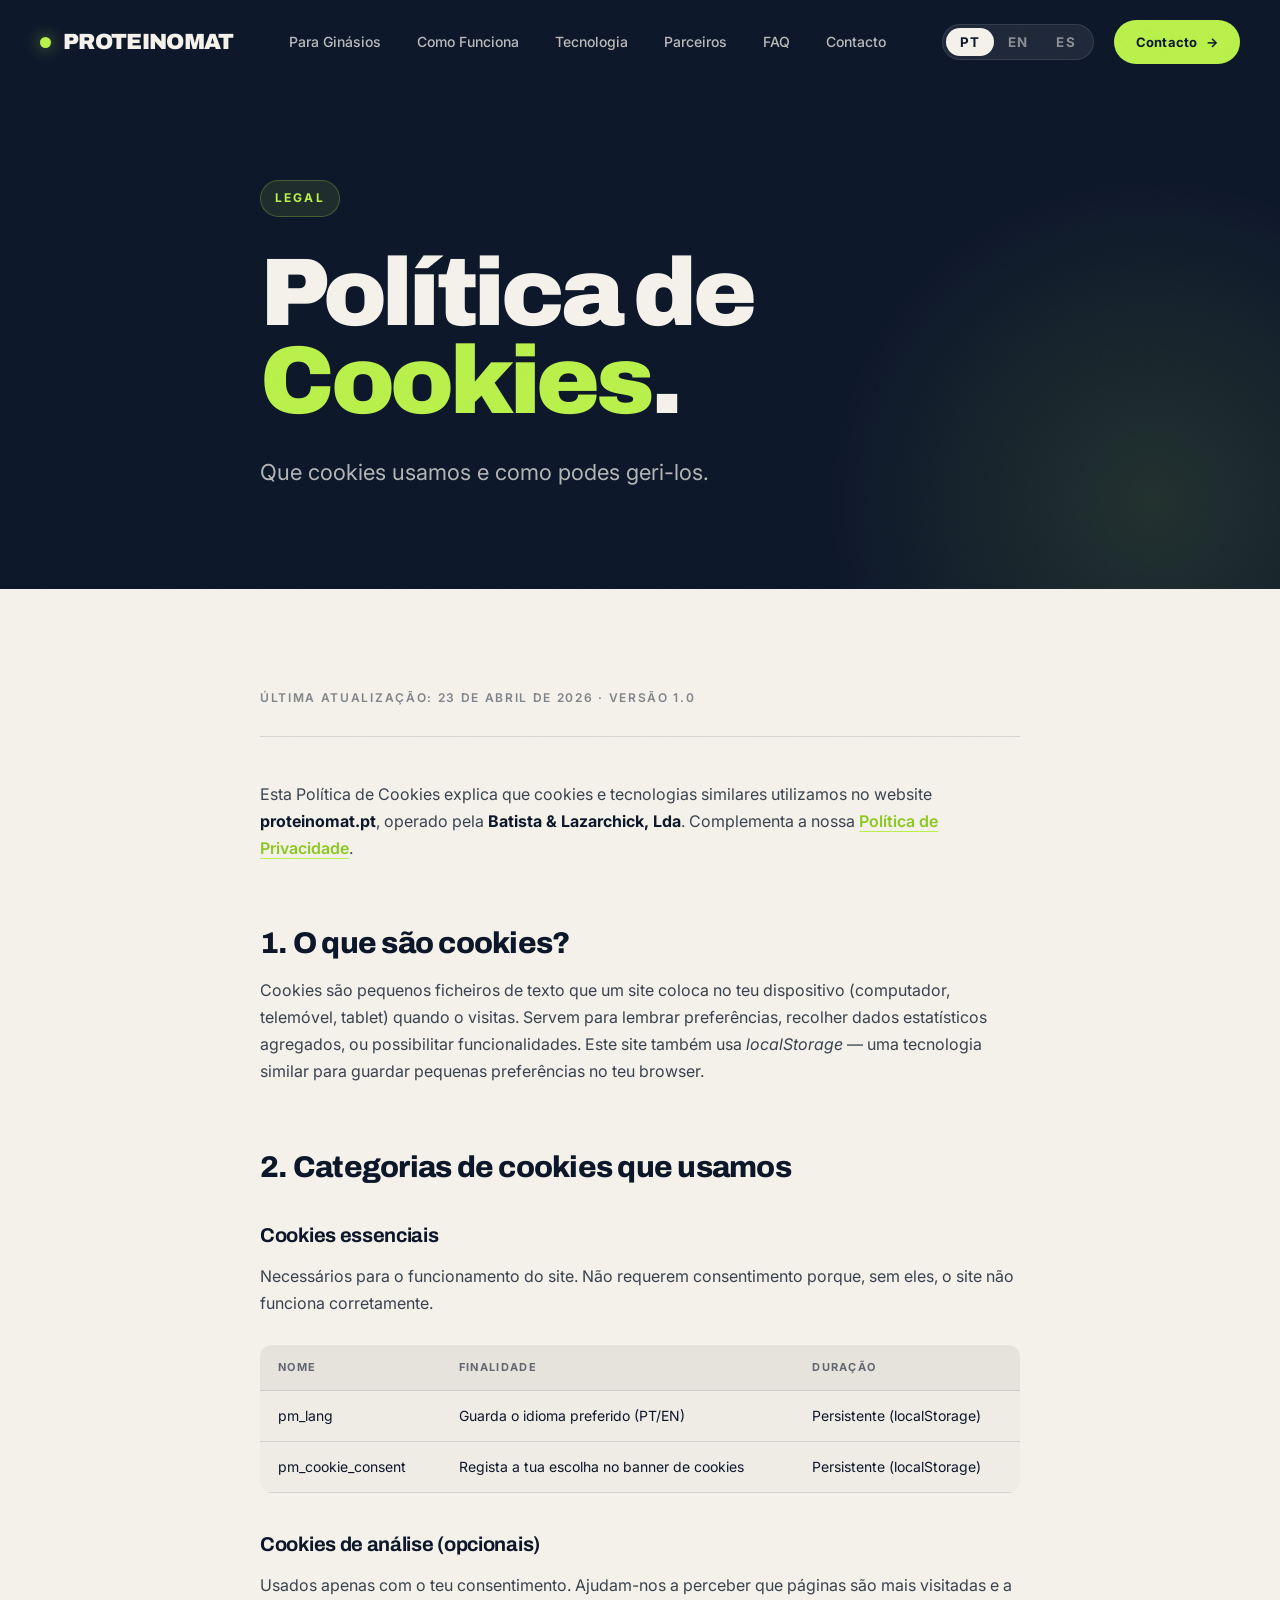
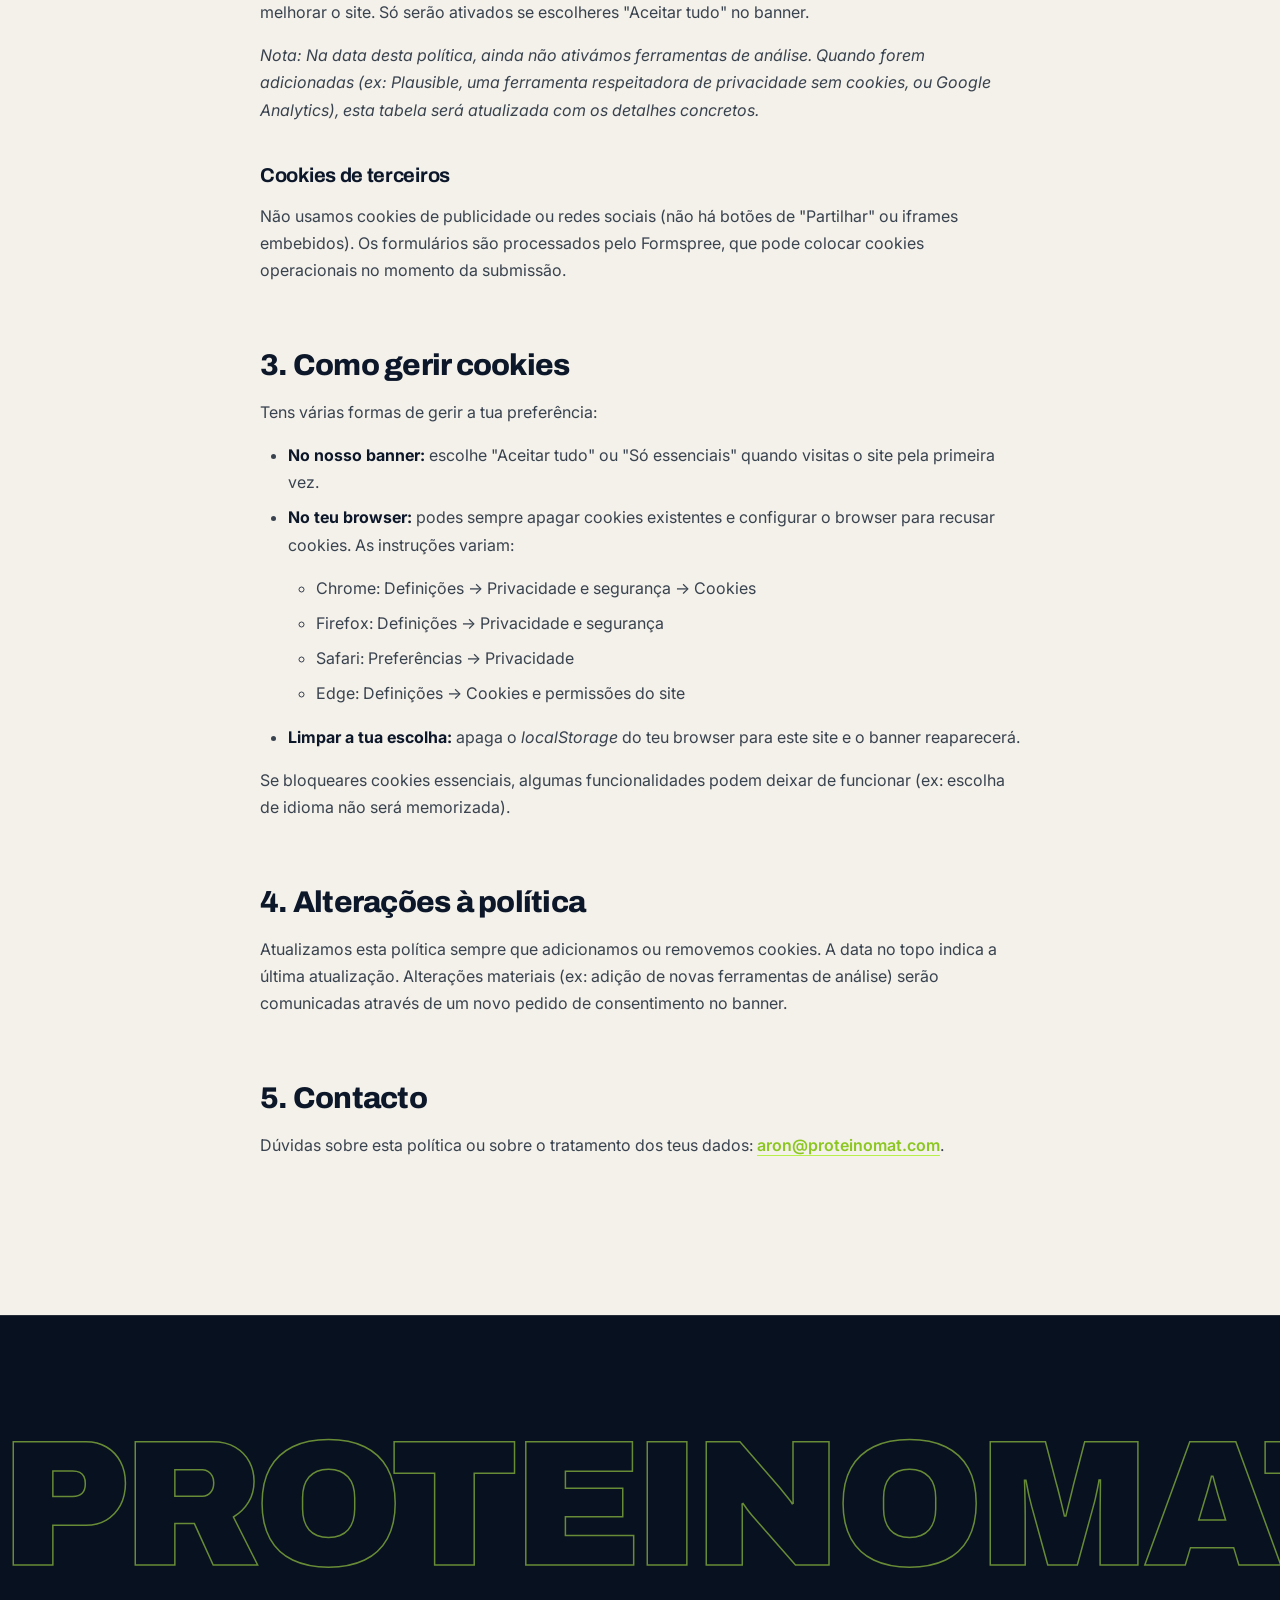
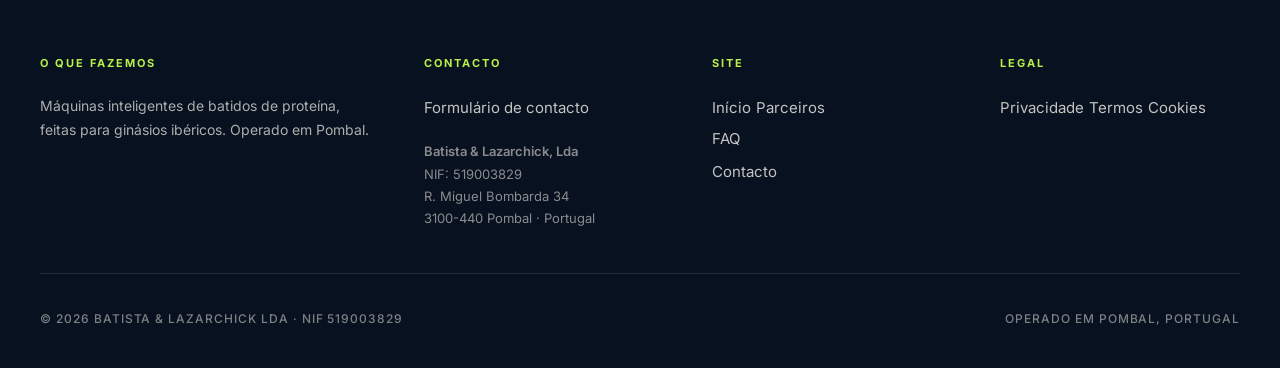
<file: cookies/index.html>
<!DOCTYPE html>
<html lang="pt">
<head>
<meta charset="UTF-8" />
<meta name="viewport" content="width=device-width, initial-scale=1.0" />
<title>Política de Cookies · Proteinomat</title>
<meta name="description" content="Política de Cookies da Proteinomat. Que cookies usamos e como podes geri-los." />
<meta name="robots" content="index, follow" />
<link rel="icon" type="image/svg+xml" href="../favicon.svg" />
<link rel="canonical" href="https://proteinomat.com/cookies/" />
<link rel="alternate" hreflang="pt" href="https://proteinomat.com/cookies/" />
<link rel="alternate" hreflang="en" href="https://proteinomat.com/cookies/" />
<link rel="alternate" hreflang="x-default" href="https://proteinomat.com/cookies/" />
<link rel="preconnect" href="https://fonts.googleapis.com" />
<link rel="preconnect" href="https://fonts.gstatic.com" crossorigin />
<link href="https://fonts.googleapis.com/css2?family=Archivo:wght@500;600;700;800;900&family=Inter:wght@400;500;600;700&display=swap" rel="stylesheet" />
<link rel="stylesheet" href="../assets/css/main.css?v=40" />
</head>
<body class="lang-pt">

<nav class="top">
  <div class="inner">
    <a href="../index.html" class="logo"><span class="dot"></span>PROTEINOMAT</a>
    <ul class="nav-links">
      <li><a href="../para-ginasios/index.html" data-lang="pt">Para Ginásios</a><a href="../para-ginasios/index.html" data-lang="en">For Gyms</a></li>
      <li><a href="../index.html#how" data-lang="pt">Como Funciona</a><a href="../index.html#how" data-lang="en">How It Works</a></li>
      <li><a href="../index.html#tech" data-lang="pt">Tecnologia</a><a href="../index.html#tech" data-lang="en">Technology</a></li>
      <li><a href="../partners/index.html" data-lang="pt">Parceiros</a><a href="../partners/index.html" data-lang="en">Partners</a></li>
      <li><a href="../faq/index.html">FAQ</a></li>
      <li><a href="../index.html#contact" data-lang="pt">Contacto</a><a href="../index.html#contact" data-lang="en">Contact</a></li>
    </ul>
    <div class="nav-right">
      <div class="lang">
        <button data-set-lang="pt">PT</button>
        <button data-set-lang="en">EN</button>
        <button data-set-lang="es">ES</button>
      </div>
      <a href="../index.html#contact" class="btn-nav">
        <span data-lang="pt">Contacto</span><span data-lang="en">Contact</span><span>→</span>
      </a>
      <button class="menu-toggle" id="menuToggle" aria-label="Menu">☰</button>
    </div>
  </div>
</nav>

<div class="mobile-menu" id="mobileMenu">
  <a href="../para-ginasios/index.html" data-lang="pt">Para Ginásios</a><a href="../para-ginasios/index.html" data-lang="en">For Gyms</a>
  <a href="../index.html#how" data-lang="pt">Como Funciona</a><a href="../index.html#how" data-lang="en">How It Works</a>
  <a href="../index.html#tech" data-lang="pt">Tecnologia</a><a href="../index.html#tech" data-lang="en">Technology</a>
  <a href="../partners/index.html" data-lang="pt">Parceiros</a><a href="../partners/index.html" data-lang="en">Partners</a>
  <a href="../faq/index.html">FAQ</a>
  <a href="../index.html#contact" data-lang="pt">Contacto</a><a href="../index.html#contact" data-lang="en">Contact</a>
</div>

<section class="page-hero">
  <div class="container-narrow">
    <div class="eyebrow"><span data-lang="pt">Legal</span><span data-lang="en">Legal</span></div>
    <h1 data-lang="pt">Política de <span class="accent">Cookies</span>.</h1>
    <h1 data-lang="en">Cookie <span class="accent">Policy</span>.</h1>
    <p class="lead" data-lang="pt">Que cookies usamos e como podes geri-los.</p>
    <p class="lead" data-lang="en">What cookies we use and how you can manage them.</p>
  </div>
</section>

<section class="longform">
  <div class="container-narrow">

    <!-- PT -->
    <div data-lang="pt">
      <div class="meta">Última atualização: 23 de Abril de 2026 · Versão 1.0</div>

      <p>Esta Política de Cookies explica que cookies e tecnologias similares utilizamos no website <strong>proteinomat.pt</strong>, operado pela <strong>Batista &amp; Lazarchick, Lda</strong>. Complementa a nossa <a href="../privacy/index.html">Política de Privacidade</a>.</p>

      <h2>1. O que são cookies?</h2>
      <p>Cookies são pequenos ficheiros de texto que um site coloca no teu dispositivo (computador, telemóvel, tablet) quando o visitas. Servem para lembrar preferências, recolher dados estatísticos agregados, ou possibilitar funcionalidades. Este site também usa <em>localStorage</em> — uma tecnologia similar para guardar pequenas preferências no teu browser.</p>

      <h2>2. Categorias de cookies que usamos</h2>

      <h3>Cookies essenciais</h3>
      <p>Necessários para o funcionamento do site. Não requerem consentimento porque, sem eles, o site não funciona corretamente.</p>
      <table>
        <tr><th>Nome</th><th>Finalidade</th><th>Duração</th></tr>
        <tr><td>pm_lang</td><td>Guarda o idioma preferido (PT/EN)</td><td>Persistente (localStorage)</td></tr>
        <tr><td>pm_cookie_consent</td><td>Regista a tua escolha no banner de cookies</td><td>Persistente (localStorage)</td></tr>
      </table>

      <h3>Cookies de análise (opcionais)</h3>
      <p>Usados apenas com o teu consentimento. Ajudam-nos a perceber que páginas são mais visitadas e a melhorar o site. Só serão ativados se escolheres "Aceitar tudo" no banner.</p>
      <p><em>Nota: Na data desta política, ainda não ativámos ferramentas de análise. Quando forem adicionadas (ex: Plausible, uma ferramenta respeitadora de privacidade sem cookies, ou Google Analytics), esta tabela será atualizada com os detalhes concretos.</em></p>

      <h3>Cookies de terceiros</h3>
      <p>Não usamos cookies de publicidade ou redes sociais (não há botões de "Partilhar" ou iframes embebidos). Os formulários são processados pelo Formspree, que pode colocar cookies operacionais no momento da submissão.</p>

      <h2>3. Como gerir cookies</h2>
      <p>Tens várias formas de gerir a tua preferência:</p>
      <ul>
        <li><strong>No nosso banner:</strong> escolhe "Aceitar tudo" ou "Só essenciais" quando visitas o site pela primeira vez.</li>
        <li><strong>No teu browser:</strong> podes sempre apagar cookies existentes e configurar o browser para recusar cookies. As instruções variam:
          <ul>
            <li>Chrome: Definições → Privacidade e segurança → Cookies</li>
            <li>Firefox: Definições → Privacidade e segurança</li>
            <li>Safari: Preferências → Privacidade</li>
            <li>Edge: Definições → Cookies e permissões do site</li>
          </ul>
        </li>
        <li><strong>Limpar a tua escolha:</strong> apaga o <em>localStorage</em> do teu browser para este site e o banner reaparecerá.</li>
      </ul>
      <p>Se bloqueares cookies essenciais, algumas funcionalidades podem deixar de funcionar (ex: escolha de idioma não será memorizada).</p>

      <h2>4. Alterações à política</h2>
      <p>Atualizamos esta política sempre que adicionamos ou removemos cookies. A data no topo indica a última atualização. Alterações materiais (ex: adição de novas ferramentas de análise) serão comunicadas através de um novo pedido de consentimento no banner.</p>

      <h2>5. Contacto</h2>
      <p>Dúvidas sobre esta política ou sobre o tratamento dos teus dados: <a href="mailto:aron@proteinomat.com">aron@proteinomat.com</a>.</p>
    </div>

    <!-- EN -->
    <div data-lang="en">
      <div class="meta">Last updated: 23 April 2026 · Version 1.0</div>

      <p>This Cookie Policy explains which cookies and similar technologies we use on the <strong>proteinomat.pt</strong> website, operated by <strong>Batista &amp; Lazarchick, Lda</strong>. It complements our <a href="../privacy/index.html">Privacy Policy</a>.</p>

      <h2>1. What are cookies?</h2>
      <p>Cookies are small text files a website places on your device (computer, phone, tablet) when you visit. They're used to remember preferences, collect aggregate statistical data, or enable functionality. This site also uses <em>localStorage</em> — a similar browser technology for small preference storage.</p>

      <h2>2. Categories of cookies we use</h2>

      <h3>Essential cookies</h3>
      <p>Needed for the site to work. They don't require consent because, without them, the site doesn't function properly.</p>
      <table>
        <tr><th>Name</th><th>Purpose</th><th>Duration</th></tr>
        <tr><td>pm_lang</td><td>Stores your preferred language (PT/EN)</td><td>Persistent (localStorage)</td></tr>
        <tr><td>pm_cookie_consent</td><td>Records your cookie banner choice</td><td>Persistent (localStorage)</td></tr>
      </table>

      <h3>Analytics cookies (optional)</h3>
      <p>Used only with your consent. They help us understand which pages are most visited and improve the site. These are only activated if you choose "Accept all" in the banner.</p>
      <p><em>Note: At the date of this policy, we haven't yet activated analytics tooling. When we add it (e.g. Plausible — a privacy-friendly cookie-less tool, or Google Analytics), this table will be updated with specific details.</em></p>

      <h3>Third-party cookies</h3>
      <p>We don't use advertising or social-media cookies (no "Share" buttons or embedded iframes). Forms are processed by Formspree, which may set operational cookies at submission time.</p>

      <h2>3. How to manage cookies</h2>
      <p>You have several ways to manage your preferences:</p>
      <ul>
        <li><strong>On our banner:</strong> choose "Accept all" or "Essential only" on your first visit.</li>
        <li><strong>In your browser:</strong> you can always delete existing cookies and configure your browser to refuse cookies. Instructions vary:
          <ul>
            <li>Chrome: Settings → Privacy and security → Cookies</li>
            <li>Firefox: Settings → Privacy &amp; Security</li>
            <li>Safari: Preferences → Privacy</li>
            <li>Edge: Settings → Cookies and site permissions</li>
          </ul>
        </li>
        <li><strong>Reset your choice:</strong> clear <em>localStorage</em> for this site in your browser and the banner will reappear.</li>
      </ul>
      <p>If you block essential cookies, some functionality may stop working (e.g. language choice won't be remembered).</p>

      <h2>4. Changes to this policy</h2>
      <p>We update this policy whenever we add or remove cookies. The date at the top shows the last update. Material changes (e.g. adding new analytics tools) will be communicated through a fresh consent request in the banner.</p>

      <h2>5. Contact</h2>
      <p>Questions about this policy or the processing of your data: <a href="mailto:aron@proteinomat.com">aron@proteinomat.com</a>.</p>
    </div>

  </div>
</section>

<footer>
  <div class="container">
    <div class="footer-big">
      <div class="footer-big-track"><span>PROTEINOMAT</span><span>PROTEINOMAT</span><span>PROTEINOMAT</span><span>PROTEINOMAT</span><span>PROTEINOMAT</span><span>PROTEINOMAT</span><span>PROTEINOMAT</span><span>PROTEINOMAT</span></div>
    </div>
    <div class="footer-grid">
      <div class="footer-col">
        <h5 data-lang="pt">O que fazemos</h5><h5 data-lang="en">What we do</h5><p data-lang="pt">Máquinas inteligentes de batidos de proteína, feitas para ginásios ibéricos. Operado em Pombal.</p>
        <p data-lang="en">Smart protein shake vending machines, built for Iberian gyms. Operated from Pombal.</p>
      </div>
      <div class="footer-col">
        <h5 data-lang="pt">Contacto</h5><h5 data-lang="en">Contact</h5>
        <a data-lang="pt" href="../index.html#contact">Formulário de contacto</a><a data-lang="en" href="../index.html#contact">Contact form</a>
        <p class="footer-address">
          <strong>Batista &amp; Lazarchick, Lda</strong><br>
          NIF: 519003829<br>
          R. Miguel Bombarda 34<br>
          3100-440 Pombal · Portugal
        </p>
      </div>
      <div class="footer-col">
        <h5 data-lang="pt">Site</h5><h5 data-lang="en">Site</h5>
        <a href="../index.html" data-lang="pt">Início</a><a href="../index.html" data-lang="en">Home</a>
        <a href="../partners/index.html" data-lang="pt">Parceiros</a><a href="../partners/index.html" data-lang="en">Partners</a>
        <a href="../faq/index.html">FAQ</a>
        <a href="../index.html#contact" data-lang="pt">Contacto</a><a href="../index.html#contact" data-lang="en">Contact</a>
      </div>
      <div class="footer-col">
        <h5>Legal</h5>
        <a href="../privacy/index.html" data-lang="pt">Privacidade</a><a href="../privacy/index.html" data-lang="en">Privacy</a>
        <a href="../terms/index.html" data-lang="pt">Termos</a><a href="../terms/index.html" data-lang="en">Terms</a>
        <a href="../cookies/index.html" data-lang="pt">Cookies</a><a href="../cookies/index.html" data-lang="en">Cookies</a>
      </div>
    </div>
    <div class="footer-bottom">
      <div>© 2026 BATISTA &amp; LAZARCHICK LDA · NIF 519003829</div>
      <div data-lang="pt">OPERADO EM POMBAL, PORTUGAL</div>
      <div data-lang="en">OPERATED FROM POMBAL, PORTUGAL</div>
    </div>
  </div>
</footer>



<script src="../assets/js/main.js?v=40"></script>
</body>
</html>
</file>
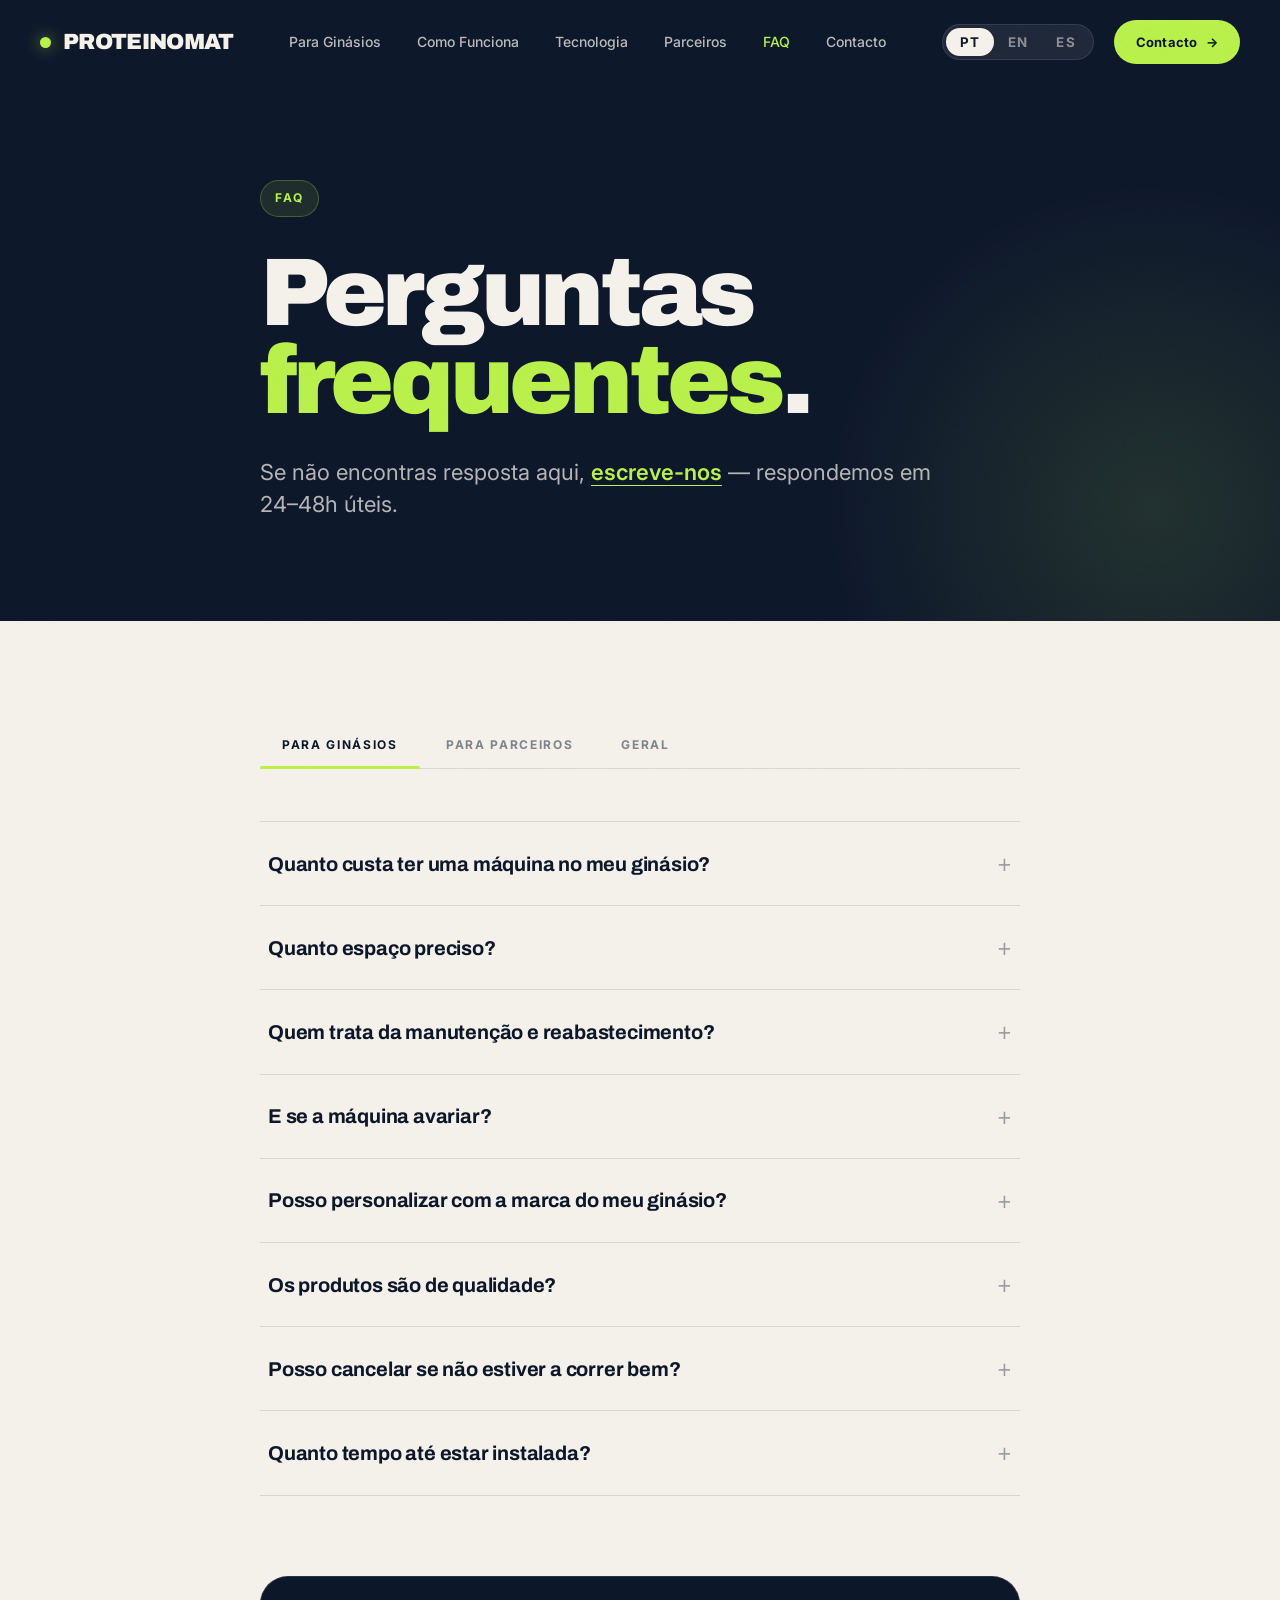
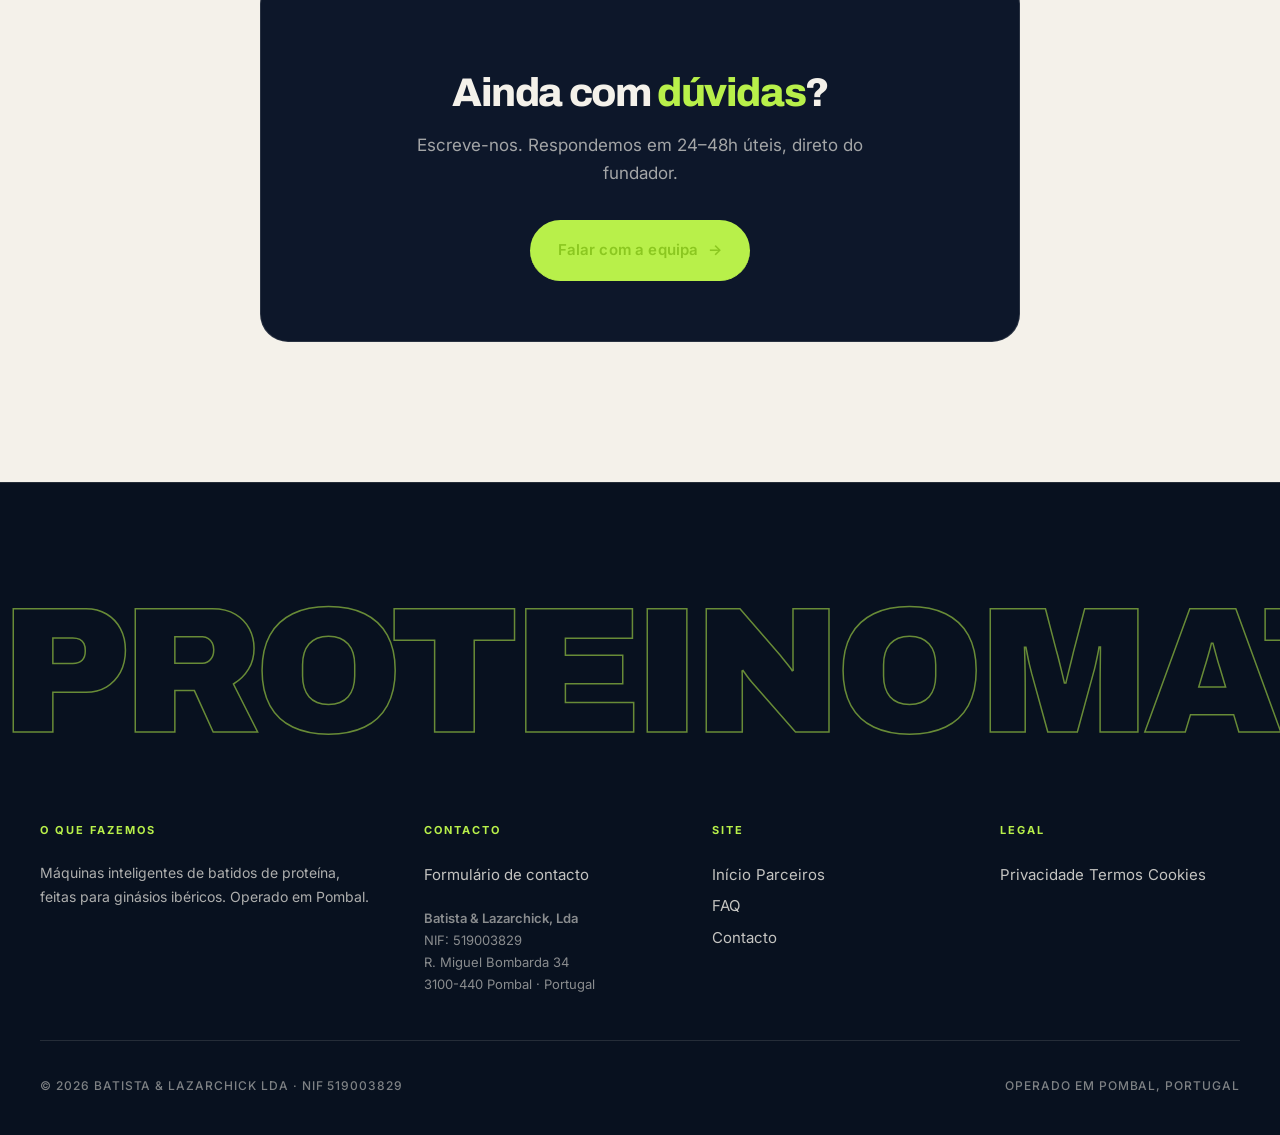
<file: faq/index.html>
<!DOCTYPE html>
<html lang="pt">
<head>
<meta charset="UTF-8" />
<meta name="viewport" content="width=device-width, initial-scale=1.0" />
<title>FAQ — Máquina de Batidos Proteicos · Proteinomat</title>
<meta name="description" content="Perguntas frequentes sobre a máquina de batidos proteicos Proteinomat. Espaço necessário, manutenção, contrato, instalação e suporte — tudo respondido." />
<link rel="icon" type="image/svg+xml" href="../favicon.svg" />
<link rel="canonical" href="https://proteinomat.com/faq/" />
<link rel="alternate" hreflang="pt" href="https://proteinomat.com/faq/" />
<link rel="alternate" hreflang="en" href="https://proteinomat.com/faq/" />
<link rel="alternate" hreflang="x-default" href="https://proteinomat.com/faq/" />
<link rel="preconnect" href="https://fonts.googleapis.com" />
<link rel="preconnect" href="https://fonts.gstatic.com" crossorigin />
<link href="https://fonts.googleapis.com/css2?family=Archivo:wght@500;600;700;800;900&family=Inter:wght@400;500;600;700&display=swap" rel="stylesheet" />
<link rel="stylesheet" href="../assets/css/main.css?v=40" />

<!-- FAQPage schema (rich result eligible) -->
<script type="application/ld+json">
{
  "@context": "https://schema.org",
  "@type": "FAQPage",
  "mainEntity": [
    {
      "@type": "Question",
      "name": "Quanto custa instalar uma máquina Proteinomat no meu ginásio?",
      "acceptedAnswer": {
        "@type": "Answer",
        "text": "Zero custo inicial. Nós financiamos, fornecemos, instalamos e mantemos a máquina. O ginásio cede o espaço (cerca de 1m²) e uma tomada elétrica. Em troca, recebe uma comissão sobre cada transação."
      }
    },
    {
      "@type": "Question",
      "name": "Que espaço precisa a máquina e que requisitos técnicos tem?",
      "acceptedAnswer": {
        "@type": "Answer",
        "text": "Aproximadamente 80cm de largura × 80cm de profundidade × 190cm de altura. Ideal perto da receção ou zona de saída dos treinos. Precisa de tomada 220V e ligação à internet (Wi-Fi ou dados móveis — nós configuramos)."
      }
    },
    {
      "@type": "Question",
      "name": "Quem trata do reabastecimento e manutenção?",
      "acceptedAnswer": {
        "@type": "Answer",
        "text": "Nós, ou o parceiro territorial da tua zona. O ginásio não tem nenhuma responsabilidade operacional. A nossa plataforma monitoriza stocks em tempo real e agenda visitas antes de acabar qualquer produto."
      }
    },
    {
      "@type": "Question",
      "name": "E se a máquina avariar?",
      "acceptedAnswer": {
        "@type": "Answer",
        "text": "Temos monitorização remota 24/7. A maioria dos problemas é diagnosticada e resolvida antes de dares por isso. Em caso de avaria física, temos SLA de resposta em 48h úteis em todo o território continental."
      }
    },
    {
      "@type": "Question",
      "name": "Posso personalizar a máquina com a minha marca?",
      "acceptedAnswer": {
        "@type": "Answer",
        "text": "Sim. O ecrã tátil HD permite inserir o teu logótipo, cores, promoções internas ou ofertas de PTs. Podes também anunciar aulas em grupo ou desafios do clube."
      }
    },
    {
      "@type": "Question",
      "name": "Que marcas e tipo de proteína servem?",
      "acceptedAnswer": {
        "@type": "Answer",
        "text": "Trabalhamos só com whey premium e marcas certificadas. O catálogo rotativo inclui whey concentrado, isolado e opções vegan — sempre servido fresco. Cada receita é testada antes de entrar na máquina."
      }
    },
    {
      "@type": "Question",
      "name": "Qual é a duração do contrato?",
      "acceptedAnswer": {
        "@type": "Answer",
        "text": "O contrato típico é de 24 meses, com cláusula de saída negociável após os primeiros 6 meses se a performance estiver claramente abaixo do esperado. Falamos sobre isto antes de assinar — sem surpresas."
      }
    },
    {
      "@type": "Question",
      "name": "Quanto tempo demora a instalação?",
      "acceptedAnswer": {
        "@type": "Answer",
        "text": "Tipicamente 2–4 semanas desde a assinatura do contrato até a máquina estar operacional. Depende do stock disponível e da tua agenda de instalação."
      }
    }
  ]
}
</script>
<style>
.faq-tabs {
  display: flex;
  gap: 4px;
  margin-bottom: 52px;
  flex-wrap: wrap;
  border-bottom: 1px solid var(--line-dark);
  padding-bottom: 0;
}
.faq-tab {
  padding: 16px 22px;
  font-family: 'Inter', sans-serif;
  font-size: 12px;
  font-weight: 700;
  letter-spacing: 0.14em;
  text-transform: uppercase;
  color: rgba(10,22,40,0.5);
  cursor: pointer;
  border: none;
  background: transparent;
  position: relative;
  transition: color 0.2s;
}
.faq-tab:hover { color: var(--navy); }
.faq-tab.active { color: var(--navy); }
.faq-tab.active::after {
  content: "";
  position: absolute;
  bottom: -1px;
  left: 0;
  right: 0;
  height: 3px;
  background: var(--green);
  border-radius: 2px;
}
.faq-panel { display: none; }
.faq-panel.active { display: block; }
</style>
</head>
<body class="lang-pt">

<nav class="top">
  <div class="inner">
    <a href="../index.html" class="logo"><span class="dot"></span>PROTEINOMAT</a>
    <ul class="nav-links">
      <li><a href="../para-ginasios/index.html" data-lang="pt">Para Ginásios</a><a href="../para-ginasios/index.html" data-lang="en">For Gyms</a></li>
      <li><a href="../index.html#how" data-lang="pt">Como Funciona</a><a href="../index.html#how" data-lang="en">How It Works</a></li>
      <li><a href="../index.html#tech" data-lang="pt">Tecnologia</a><a href="../index.html#tech" data-lang="en">Technology</a></li>
      <li><a href="../partners/index.html" data-lang="pt">Parceiros</a><a href="../partners/index.html" data-lang="en">Partners</a></li>
      <li><a href="../faq/index.html" class="active">FAQ</a></li>
      <li><a href="../index.html#contact" data-lang="pt">Contacto</a><a href="../index.html#contact" data-lang="en">Contact</a></li>
    </ul>
    <div class="nav-right">
      <div class="lang">
        <button data-set-lang="pt">PT</button>
        <button data-set-lang="en">EN</button>
        <button data-set-lang="es">ES</button>
      </div>
      <a href="../index.html#contact" class="btn-nav">
        <span data-lang="pt">Contacto</span><span data-lang="en">Contact</span><span>→</span>
      </a>
      <button class="menu-toggle" id="menuToggle" aria-label="Menu">☰</button>
    </div>
  </div>
</nav>

<div class="mobile-menu" id="mobileMenu">
  <a href="../para-ginasios/index.html" data-lang="pt">Para Ginásios</a><a href="../para-ginasios/index.html" data-lang="en">For Gyms</a>
  <a href="../index.html#how" data-lang="pt">Como Funciona</a><a href="../index.html#how" data-lang="en">How It Works</a>
  <a href="../index.html#tech" data-lang="pt">Tecnologia</a><a href="../index.html#tech" data-lang="en">Technology</a>
  <a href="../partners/index.html" data-lang="pt">Parceiros</a><a href="../partners/index.html" data-lang="en">Partners</a>
  <a href="../faq/index.html">FAQ</a>
  <a href="../index.html#contact" data-lang="pt">Contacto</a><a href="../index.html#contact" data-lang="en">Contact</a>
</div>

<section class="page-hero">
  <div class="container-narrow">
    <div class="eyebrow"><span data-lang="pt">FAQ</span><span data-lang="en">FAQ</span></div>
    <h1 data-lang="pt">Perguntas <span class="accent">frequentes</span>.</h1>
    <h1 data-lang="en">Frequently asked <span class="accent">questions</span>.</h1>
    <p class="lead" data-lang="pt">Se não encontras resposta aqui, <a href="../index.html#contact">escreve-nos</a> — respondemos em 24–48h úteis.</p>
    <p class="lead" data-lang="en">If the answer isn't here, <a href="../index.html#contact">get in touch</a> — we reply in 24–48 business hours.</p>
  </div>
</section>

<section class="longform">
  <div class="container-narrow">

    <div class="faq-tabs">
      <button class="faq-tab active" data-panel="gyms" data-lang="pt">Para Ginásios</button>
      <button class="faq-tab active" data-panel="gyms" data-lang="en">For Gyms</button>
      <button class="faq-tab" data-panel="partners" data-lang="pt">Para Parceiros</button>
      <button class="faq-tab" data-panel="partners" data-lang="en">For Partners</button>
      <button class="faq-tab" data-panel="general" data-lang="pt">Geral</button>
      <button class="faq-tab" data-panel="general" data-lang="en">General</button>
    </div>

    <!-- PANEL: GYMS -->
    <div class="faq-panel active" id="panel-gyms">
      <div class="faq-category">
        <div class="faq-item">
          <div class="faq-q">
            <span data-lang="pt">Quanto custa ter uma máquina no meu ginásio?</span>
            <span data-lang="en">How much does it cost to have a machine in my gym?</span>
            <span class="plus">+</span>
          </div>
          <div class="faq-a"><div class="faq-a-inner">
            <p data-lang="pt">Zero custo inicial. Nós financiamos, fornecemos, instalamos e mantemos a máquina. O ginásio cede o espaço (cerca de 1m²) e uma tomada elétrica. Em troca, recebe uma comissão sobre cada transação.</p>
            <p data-lang="en">Zero upfront cost. We finance, supply, install and maintain the machine. The gym provides the space (~1m²) and a power outlet. In return, you get a commission on every transaction.</p>
          </div></div>
        </div>

        <div class="faq-item">
          <div class="faq-q">
            <span data-lang="pt">Quanto espaço preciso?</span>
            <span data-lang="en">How much space do I need?</span>
            <span class="plus">+</span>
          </div>
          <div class="faq-a"><div class="faq-a-inner">
            <p data-lang="pt">Aproximadamente 80cm de largura × 80cm de profundidade × 190cm de altura. Ideal perto da receção ou zona de saída dos treinos. Precisa de tomada 220V e ligação à internet (Wi-Fi ou dados móveis — nós configuramos).</p>
            <p data-lang="en">Roughly 80cm wide × 80cm deep × 190cm tall. Ideal near reception or the post-workout exit zone. Needs a 220V outlet and internet (Wi-Fi or mobile data — we configure it).</p>
          </div></div>
        </div>

        <div class="faq-item">
          <div class="faq-q">
            <span data-lang="pt">Quem trata da manutenção e reabastecimento?</span>
            <span data-lang="en">Who handles maintenance and restocking?</span>
            <span class="plus">+</span>
          </div>
          <div class="faq-a"><div class="faq-a-inner">
            <p data-lang="pt">Nós, ou o parceiro territorial da tua zona. Tratamos do reabastecimento mensal e da manutenção. A nossa plataforma monitoriza stocks em tempo real e agenda visitas antes de acabar qualquer produto.</p>
            <p data-lang="en">We do — or our territory partner in your area. We handle monthly restocking and maintenance. Our platform monitors stock in real time and schedules visits before anything runs out.</p>
          </div></div>
        </div>

        <div class="faq-item">
          <div class="faq-q">
            <span data-lang="pt">E se a máquina avariar?</span>
            <span data-lang="en">What if the machine breaks?</span>
            <span class="plus">+</span>
          </div>
          <div class="faq-a"><div class="faq-a-inner">
            <p data-lang="pt">Temos monitorização remota 24/7. A maioria dos problemas é diagnosticada e resolvida antes de dares por isso. Em caso de avaria física, temos SLA de resposta em 48h úteis em todo o território continental.</p>
            <p data-lang="en">We have 24/7 remote monitoring. Most issues get detected and resolved before you even notice. For physical breakdowns, we commit to a 48-business-hour response SLA across the mainland.</p>
          </div></div>
        </div>

        <div class="faq-item">
          <div class="faq-q">
            <span data-lang="pt">Posso personalizar com a marca do meu ginásio?</span>
            <span data-lang="en">Can I brand it with my gym's logo?</span>
            <span class="plus">+</span>
          </div>
          <div class="faq-a"><div class="faq-a-inner">
            <p data-lang="pt">Sim. O ecrã tátil HD permite inserir o teu logótipo, cores, promoções internas ou ofertas de PTs. Podes também anunciar aulas em grupo ou desafios do clube.</p>
            <p data-lang="en">Yes. The HD touchscreen supports your logo, colors, in-house promotions, or PT offers. You can also advertise group classes or club challenges.</p>
          </div></div>
        </div>

        <div class="faq-item">
          <div class="faq-q">
            <span data-lang="pt">Os produtos são de qualidade?</span>
            <span data-lang="en">Are the products actually good?</span>
            <span class="plus">+</span>
          </div>
          <div class="faq-a"><div class="faq-a-inner">
            <p data-lang="pt">Trabalhamos só com whey premium e marcas certificadas. O catálogo rotativo inclui whey concentrado, isolado e opções vegan — sempre servido fresco. Cada receita é testada antes de entrar na máquina.</p>
            <p data-lang="en">We only work with premium whey and certified brands. The rotating catalog includes whey concentrate, isolate, and vegan options — always served freshly-blended. Every recipe is tested before it enters the machine.</p>
          </div></div>
        </div>

        <div class="faq-item">
          <div class="faq-q">
            <span data-lang="pt">Posso cancelar se não estiver a correr bem?</span>
            <span data-lang="en">Can I cancel if it's not working out?</span>
            <span class="plus">+</span>
          </div>
          <div class="faq-a"><div class="faq-a-inner">
            <p data-lang="pt">O contrato típico é de 24 meses, com cláusula de saída negociável após os primeiros 6 meses se a performance estiver claramente abaixo do esperado. Falamos sobre isto antes de assinar — sem surpresas.</p>
            <p data-lang="en">The standard contract is 24 months, with a negotiable exit clause after the first 6 months if performance is clearly below expectations. We discuss this before signing — no surprises.</p>
          </div></div>
        </div>

        <div class="faq-item">
          <div class="faq-q">
            <span data-lang="pt">Quanto tempo até estar instalada?</span>
            <span data-lang="en">How long until it's installed?</span>
            <span class="plus">+</span>
          </div>
          <div class="faq-a"><div class="faq-a-inner">
            <p data-lang="pt">Tipicamente 2–4 semanas desde a assinatura do contrato até a máquina estar operacional. Depende do stock disponível e da tua agenda de instalação.</p>
            <p data-lang="en">Typically 2–4 weeks from contract signature to operational machine. Depends on current stock availability and your installation schedule.</p>
          </div></div>
        </div>
      </div>
    </div>

    <!-- PANEL: PARTNERS -->
    <div class="faq-panel" id="panel-partners">
      <div class="faq-category">
        <div class="faq-item">
          <div class="faq-q">
            <span data-lang="pt">Quanto posso ganhar como parceiro territorial?</span>
            <span data-lang="en">How much can I earn as a territory partner?</span>
            <span class="plus">+</span>
          </div>
          <div class="faq-a"><div class="faq-a-inner">
            <p data-lang="pt">Varia muito consoante o território, o número de máquinas, e o tráfego dos ginásios. A estrutura é uma percentagem fixa do lucro líquido de cada máquina no teu território, recorrente enquanto ela funcionar. Abrimos os números exatos na primeira conversa depois da tua candidatura.</p>
            <p data-lang="en">It varies depending on territory, number of machines, and gym traffic. The structure is a fixed percentage of net profit from each machine in your territory, recurring for as long as it runs. We share exact numbers on the first call after your application.</p>
          </div></div>
        </div>

        <div class="faq-item">
          <div class="faq-q">
            <span data-lang="pt">Tenho de comprar as máquinas?</span>
            <span data-lang="en">Do I have to buy the machines?</span>
            <span class="plus">+</span>
          </div>
          <div class="faq-a"><div class="faq-a-inner">
            <p data-lang="pt">Não. Zero CAPEX. Nós financiamos as máquinas. Tu trazes o território, as relações e a operação local.</p>
            <p data-lang="en">No. Zero CAPEX. We finance the machines. You bring the territory, the relationships, and the local operation.</p>
          </div></div>
        </div>

        <div class="faq-item">
          <div class="faq-q">
            <span data-lang="pt">Quanto tempo preciso de investir?</span>
            <span data-lang="en">How much time do I need to put in?</span>
            <span class="plus">+</span>
          </div>
          <div class="faq-a"><div class="faq-a-inner">
            <p data-lang="pt">Nos primeiros meses, contar com 10–15h/semana para prospetar, visitar ginásios e fechar contratos. Depois da instalação das primeiras máquinas, a operação mensal (reabastecimento, monitorização, relação) fica em 2–5h por máquina.</p>
            <p data-lang="en">In the first few months, expect 10–15h/week prospecting, visiting gyms, and closing contracts. Once your first machines are installed, monthly operation (restocking, monitoring, relationships) drops to 2–5h per machine.</p>
          </div></div>
        </div>

        <div class="faq-item">
          <div class="faq-q">
            <span data-lang="pt">Posso ser parceiro em regime part-time?</span>
            <span data-lang="en">Can I be a partner part-time?</span>
            <span class="plus">+</span>
          </div>
          <div class="faq-a"><div class="faq-a-inner">
            <p data-lang="pt">Sim — vários dos nossos parceiros mantêm o trabalho principal. O modelo é desenhado para escalar devagar. O que não funciona é tentar fazer zero horas — o território exclusivo é teu, se não avançares fica bloqueado.</p>
            <p data-lang="en">Yes — several of our partners keep their main job. The model is designed to scale gradually. What doesn't work is zero hours — the exclusive territory is yours, and if you don't move, it stays blocked.</p>
          </div></div>
        </div>

        <div class="faq-item">
          <div class="faq-q">
            <span data-lang="pt">O que é exclusividade de território?</span>
            <span data-lang="en">What does territory exclusivity mean?</span>
            <span class="plus">+</span>
          </div>
          <div class="faq-a"><div class="faq-a-inner">
            <p data-lang="pt">Uma vez atribuído, o território é teu. Ninguém mais — nem a Proteinomat diretamente — fecha contratos com ginásios nessa zona sem ti. Se fecharmos uma venda direta por canal inbound, entras na operação e recebes a tua partilha.</p>
            <p data-lang="en">Once assigned, the territory is yours. No one — not even Proteinomat directly — closes deals with gyms in that zone without you. If we close an inbound direct sale, you're brought into the operation and earn your share.</p>
          </div></div>
        </div>

        <div class="faq-item">
          <div class="faq-q">
            <span data-lang="pt">E se o meu território não trouxer resultados?</span>
            <span data-lang="en">What if my territory doesn't produce?</span>
            <span class="plus">+</span>
          </div>
          <div class="faq-a"><div class="faq-a-inner">
            <p data-lang="pt">O contrato de parceria inclui metas mínimas de atividade (não necessariamente de fecho) nos primeiros 6 meses. Se claramente não há tração, revemos em conjunto — o território pode ser realocado. Ninguém fica preso a um acordo que não funciona.</p>
            <p data-lang="en">The partnership contract includes minimum activity targets (not necessarily closing targets) for the first 6 months. If there's clearly no traction, we review together — territories can be reassigned. No one stays stuck in a deal that doesn't work.</p>
          </div></div>
        </div>

        <div class="faq-item">
          <div class="faq-q">
            <span data-lang="pt">Posso escolher os ginásios em que quero vender?</span>
            <span data-lang="en">Can I choose which gyms I target?</span>
            <span class="plus">+</span>
          </div>
          <div class="faq-a"><div class="faq-a-inner">
            <p data-lang="pt">Sim, dentro do teu território. Damos-te ICP (perfil ideal de cliente), material comercial e apoio de vendas, mas a estratégia local e a priorização de ginásios é tua.</p>
            <p data-lang="en">Yes, within your territory. We provide an ICP (ideal customer profile), sales collateral, and sales support, but the local strategy and gym prioritization is yours.</p>
          </div></div>
        </div>

        <div class="faq-item">
          <div class="faq-q">
            <span data-lang="pt">Como recebo a minha partilha?</span>
            <span data-lang="en">How do I get paid?</span>
            <span class="plus">+</span>
          </div>
          <div class="faq-a"><div class="faq-a-inner">
            <p data-lang="pt">Transferência mensal para o teu IBAN, com extrato detalhado por máquina. O parceiro emite factura (recibo verde ou empresa) contra o nosso relatório mensal. Tens acesso ao dashboard em tempo real para conferir transações e custos.</p>
            <p data-lang="en">Monthly bank transfer to your IBAN, with a detailed per-machine statement. The partner invoices us against our monthly report (as sole trader or company). You have real-time dashboard access to verify transactions and costs.</p>
          </div></div>
        </div>

        <div class="faq-item">
          <div class="faq-q">
            <span data-lang="pt">Onde estão os territórios abertos?</span>
            <span data-lang="en">Which territories are open?</span>
            <span class="plus">+</span>
          </div>
          <div class="faq-a"><div class="faq-a-inner">
            <p data-lang="pt">Atualmente: Lisboa, Porto, Coimbra, Algarve, Braga, Aveiro em Portugal. Madrid, Barcelona e Valência em Espanha. Abrimos novos territórios consoante a procura — candidata-te na mesma se estás noutra zona.</p>
            <p data-lang="en">Currently: Lisbon, Porto, Coimbra, Algarve, Braga, Aveiro in Portugal. Madrid, Barcelona and Valencia in Spain. We open new territories based on demand — apply anyway if you're elsewhere.</p>
          </div></div>
        </div>
      </div>
    </div>

    <!-- PANEL: GENERAL -->
    <div class="faq-panel" id="panel-general">
      <div class="faq-category">
        <div class="faq-item">
          <div class="faq-q">
            <span data-lang="pt">Quem está por trás do Proteinomat?</span>
            <span data-lang="en">Who's behind Proteinomat?</span>
            <span class="plus">+</span>
          </div>
          <div class="faq-a"><div class="faq-a-inner">
            <p data-lang="pt">Proteinomat é uma marca operada pela Batista &amp; Lazarchick, Lda (NIF 519003829), sediada em Pombal, Portugal. Foco: infraestrutura de batidos de proteína para ginásios em Portugal, Espanha e mercados adjacentes.</p>
            <p data-lang="en">Proteinomat is a brand operated by Batista &amp; Lazarchick, Lda (NIF 519003829), headquartered in Pombal, Portugal. Focus: protein-shake infrastructure for gyms in Portugal, Spain, and adjacent markets.</p>
          </div></div>
        </div>

        <div class="faq-item">
          <div class="faq-q">
            <span data-lang="pt">Onde é que as máquinas já estão instaladas?</span>
            <span data-lang="en">Where are the machines currently installed?</span>
            <span class="plus">+</span>
          </div>
          <div class="faq-a"><div class="faq-a-inner">
            <p data-lang="pt">Temos máquinas em operação em Portugal, com plano de expansão para 60+ unidades até final de 2026. Lista atualizada de ginásios parceiros disponível a pedido.</p>
            <p data-lang="en">We have machines running in Portugal, with a roadmap to 60+ units by end of 2026. Current partner gym list available on request.</p>
          </div></div>
        </div>

        <div class="faq-item">
          <div class="faq-q">
            <span data-lang="pt">Os membros do ginásio como pagam?</span>
            <span data-lang="en">How do gym members pay?</span>
            <span class="plus">+</span>
          </div>
          <div class="faq-a"><div class="faq-a-inner">
            <p data-lang="pt">Cartão contactless (débito/crédito), MBway, Apple Pay, Google Pay. Transação em segundos, recibo enviado por email opcional.</p>
            <p data-lang="en">Contactless card (debit/credit), MBway, Apple Pay, Google Pay. Transaction in seconds, optional email receipt.</p>
          </div></div>
        </div>

        <div class="faq-item">
          <div class="faq-q">
            <span data-lang="pt">Quanto custa um batido ao membro?</span>
            <span data-lang="en">How much does a shake cost the member?</span>
            <span class="plus">+</span>
          </div>
          <div class="faq-a"><div class="faq-a-inner">
            <p data-lang="pt">O preço médio situa-se entre €3 e €5 consoante a receita (whey, isolado, vegan). Preços finais definidos em conjunto com o ginásio e o parceiro territorial, considerando o mercado local.</p>
            <p data-lang="en">Average price sits between €3 and €5 depending on the recipe (whey, isolate, vegan). Final pricing is set jointly with the gym and territory partner, based on local market conditions.</p>
          </div></div>
        </div>

        <div class="faq-item">
          <div class="faq-q">
            <span data-lang="pt">Produzem a proteína?</span>
            <span data-lang="en">Do you manufacture the protein?</span>
            <span class="plus">+</span>
          </div>
          <div class="faq-a"><div class="faq-a-inner">
            <p data-lang="pt">Não. Trabalhamos com marcas de suplementação estabelecidas e certificadas. A nossa tecnologia é a infraestrutura de distribuição — máquina, plataforma, logística e operação.</p>
            <p data-lang="en">No. We work with established, certified supplement brands. Our technology is the distribution infrastructure — machine, platform, logistics and operations.</p>
          </div></div>
        </div>

        <div class="faq-item">
          <div class="faq-q">
            <span data-lang="pt">Planeiam expandir para outros países?</span>
            <span data-lang="en">Are you expanding to other countries?</span>
            <span class="plus">+</span>
          </div>
          <div class="faq-a"><div class="faq-a-inner">
            <p data-lang="pt">A curto prazo: Portugal e Espanha. Médio prazo: mercados ibéricos adjacentes e sul de França. Se estás noutro país e vês uma oportunidade, escreve-nos — avaliamos caso a caso.</p>
            <p data-lang="en">Short term: Portugal and Spain. Medium term: adjacent Iberian markets and southern France. If you're elsewhere and see an opportunity, get in touch — we evaluate case by case.</p>
          </div></div>
        </div>

        <div class="faq-item">
          <div class="faq-q">
            <span data-lang="pt">Como contactam os meus dados?</span>
            <span data-lang="en">How do you handle my data?</span>
            <span class="plus">+</span>
          </div>
          <div class="faq-a"><div class="faq-a-inner">
            <p data-lang="pt">Cumprimos integralmente o RGPD. Detalhes completos na nossa <a href="../privacy/index.html">Política de Privacidade</a>. Em resumo: usamos os teus dados apenas para te responder, e nunca os vendemos a terceiros.</p>
            <p data-lang="en">We fully comply with GDPR. Full details in our <a href="../privacy/index.html">Privacy Policy</a>. In short: we use your data only to respond to you, and never sell it to third parties.</p>
          </div></div>
        </div>
      </div>
    </div>

    <div style="margin-top:80px; padding:60px 40px; background:var(--navy); color:var(--paper); border-radius:28px; text-align:center; border:1px solid var(--line-light);">
      <h3 style="font-family:'Archivo',sans-serif; font-weight:800; font-size:40px; letter-spacing:-0.035em; line-height:1; margin-bottom:18px; color:var(--paper);" data-lang="pt">Ainda com <span style="color:var(--green);">dúvidas</span>?</h3>
      <h3 style="font-family:'Archivo',sans-serif; font-weight:800; font-size:40px; letter-spacing:-0.035em; line-height:1; margin-bottom:18px; color:var(--paper);" data-lang="en">Still have <span style="color:var(--green);">questions</span>?</h3>
      <p style="color:rgba(244,241,234,0.65); margin-bottom:32px; font-size:17px; max-width:480px; margin-left:auto; margin-right:auto;" data-lang="pt">Escreve-nos. Respondemos em 24–48h úteis, direto do fundador.</p>
      <p style="color:rgba(244,241,234,0.65); margin-bottom:32px; font-size:17px; max-width:480px; margin-left:auto; margin-right:auto;" data-lang="en">Get in touch. We reply in 24–48 business hours, straight from the founder.</p>
      <a href="../index.html#contact" class="btn btn-primary">
        <span data-lang="pt">Falar com a equipa</span><span data-lang="en">Talk to the team</span>
        <span class="arrow">→</span>
      </a>
    </div>
  </div>
</section>

<footer>
  <div class="container">
    <div class="footer-big">
      <div class="footer-big-track"><span>PROTEINOMAT</span><span>PROTEINOMAT</span><span>PROTEINOMAT</span><span>PROTEINOMAT</span><span>PROTEINOMAT</span><span>PROTEINOMAT</span><span>PROTEINOMAT</span><span>PROTEINOMAT</span></div>
    </div>
    <div class="footer-grid">
      <div class="footer-col">
        <h5 data-lang="pt">O que fazemos</h5><h5 data-lang="en">What we do</h5><p data-lang="pt">Máquinas inteligentes de batidos de proteína, feitas para ginásios ibéricos. Operado em Pombal.</p>
        <p data-lang="en">Smart protein shake vending machines, built for Iberian gyms. Operated from Pombal.</p>
      </div>
      <div class="footer-col">
        <h5 data-lang="pt">Contacto</h5><h5 data-lang="en">Contact</h5>
        <a data-lang="pt" href="../index.html#contact">Formulário de contacto</a><a data-lang="en" href="../index.html#contact">Contact form</a>
        <p class="footer-address">
          <strong>Batista &amp; Lazarchick, Lda</strong><br>
          NIF: 519003829<br>
          R. Miguel Bombarda 34<br>
          3100-440 Pombal · Portugal
        </p>
      </div>
      <div class="footer-col">
        <h5 data-lang="pt">Site</h5><h5 data-lang="en">Site</h5>
        <a href="../index.html" data-lang="pt">Início</a><a href="../index.html" data-lang="en">Home</a>
        <a href="../partners/index.html" data-lang="pt">Parceiros</a><a href="../partners/index.html" data-lang="en">Partners</a>
        <a href="../faq/index.html">FAQ</a>
        <a href="../index.html#contact" data-lang="pt">Contacto</a><a href="../index.html#contact" data-lang="en">Contact</a>
      </div>
      <div class="footer-col">
        <h5>Legal</h5>
        <a href="../privacy/index.html" data-lang="pt">Privacidade</a><a href="../privacy/index.html" data-lang="en">Privacy</a>
        <a href="../terms/index.html" data-lang="pt">Termos</a><a href="../terms/index.html" data-lang="en">Terms</a>
        <a href="../cookies/index.html" data-lang="pt">Cookies</a><a href="../cookies/index.html" data-lang="en">Cookies</a>
      </div>
    </div>
    <div class="footer-bottom">
      <div>© 2026 BATISTA &amp; LAZARCHICK LDA · NIF 519003829</div>
      <div data-lang="pt">OPERADO EM POMBAL, PORTUGAL</div>
      <div data-lang="en">OPERATED FROM POMBAL, PORTUGAL</div>
    </div>
  </div>
</footer>



<script src="../assets/js/main.js?v=40"></script>
<script>
  // FAQ tabs
  document.querySelectorAll('.faq-tab').forEach(tab => {
    tab.addEventListener('click', () => {
      const panel = tab.dataset.panel;
      // Only toggle tabs of the current language
      const currentLang = document.body.classList.contains('lang-en') ? 'en' : 'pt';
      document.querySelectorAll(`.faq-tab[data-lang="${currentLang}"]`).forEach(t => t.classList.remove('active'));
      tab.classList.add('active');
      document.querySelectorAll('.faq-panel').forEach(p => p.classList.remove('active'));
      document.getElementById('panel-' + panel).classList.add('active');
    });
  });
</script>
</body>
</html>
</file>
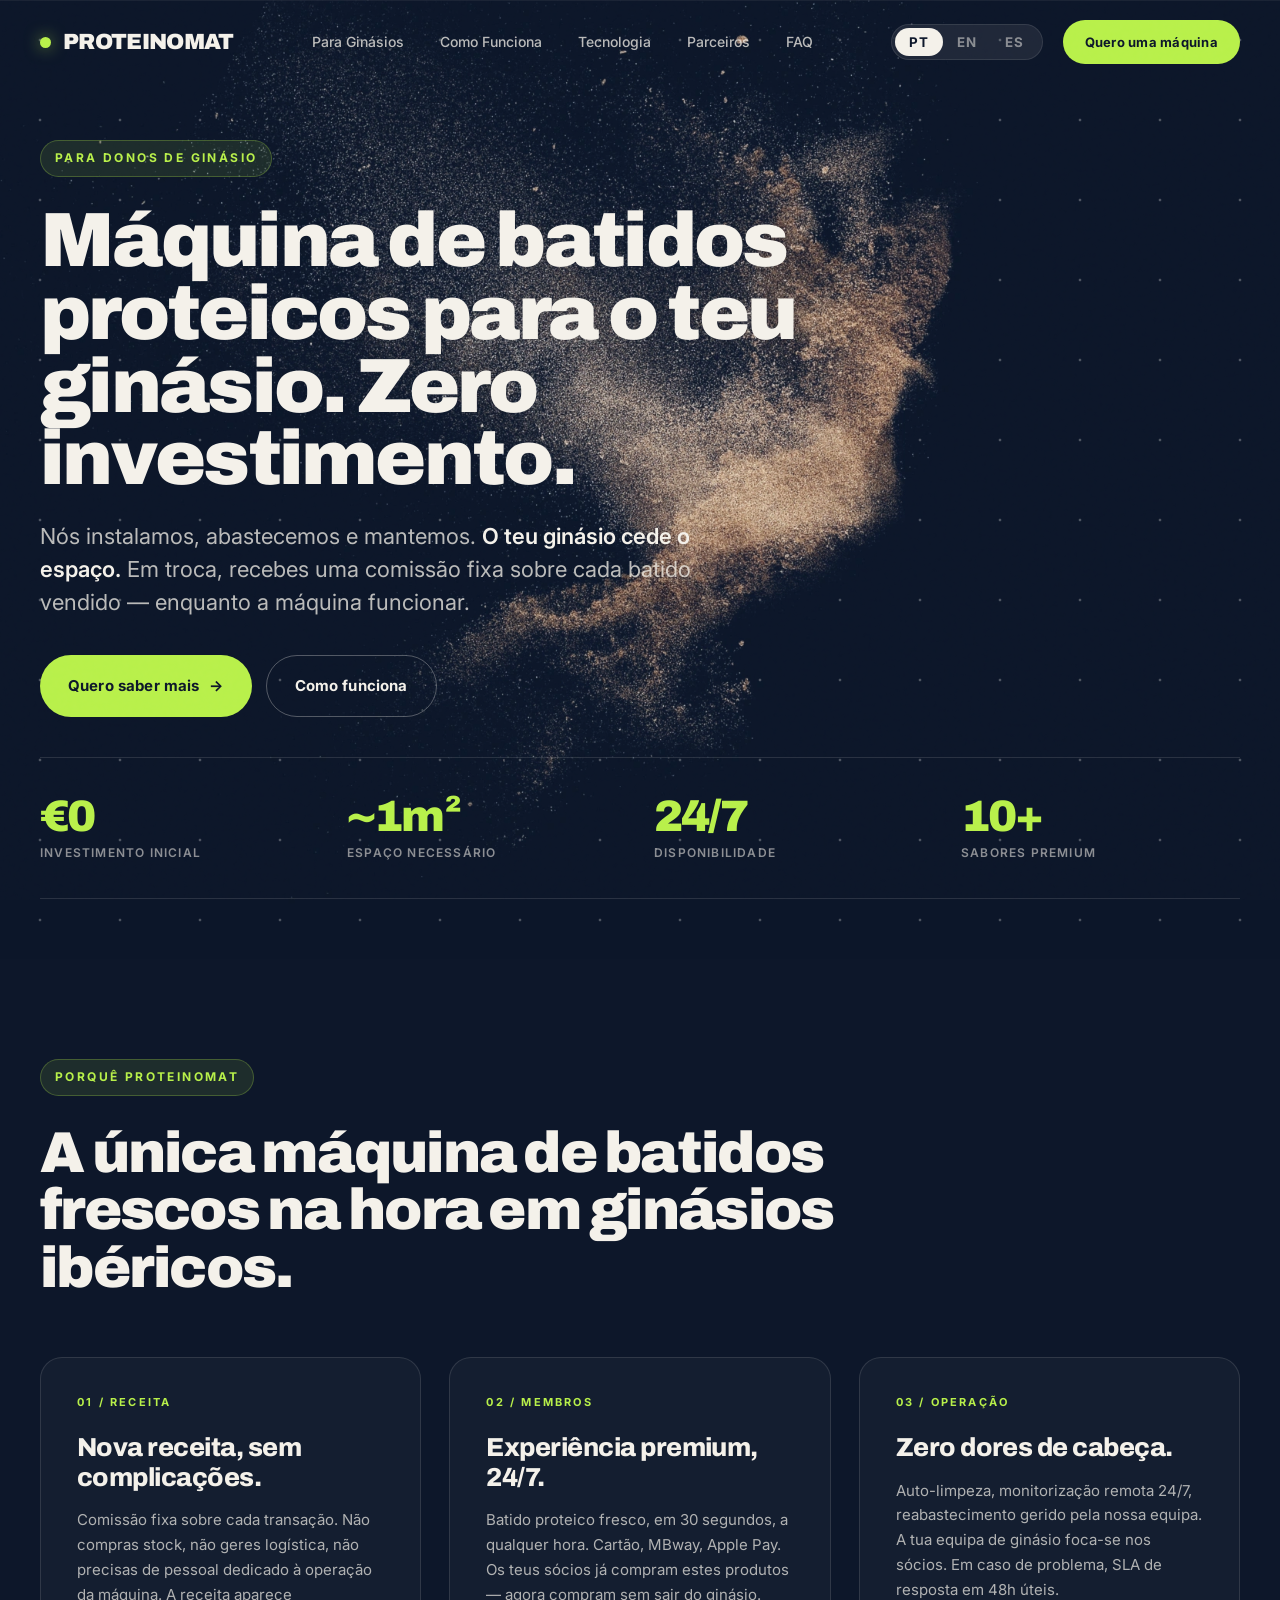
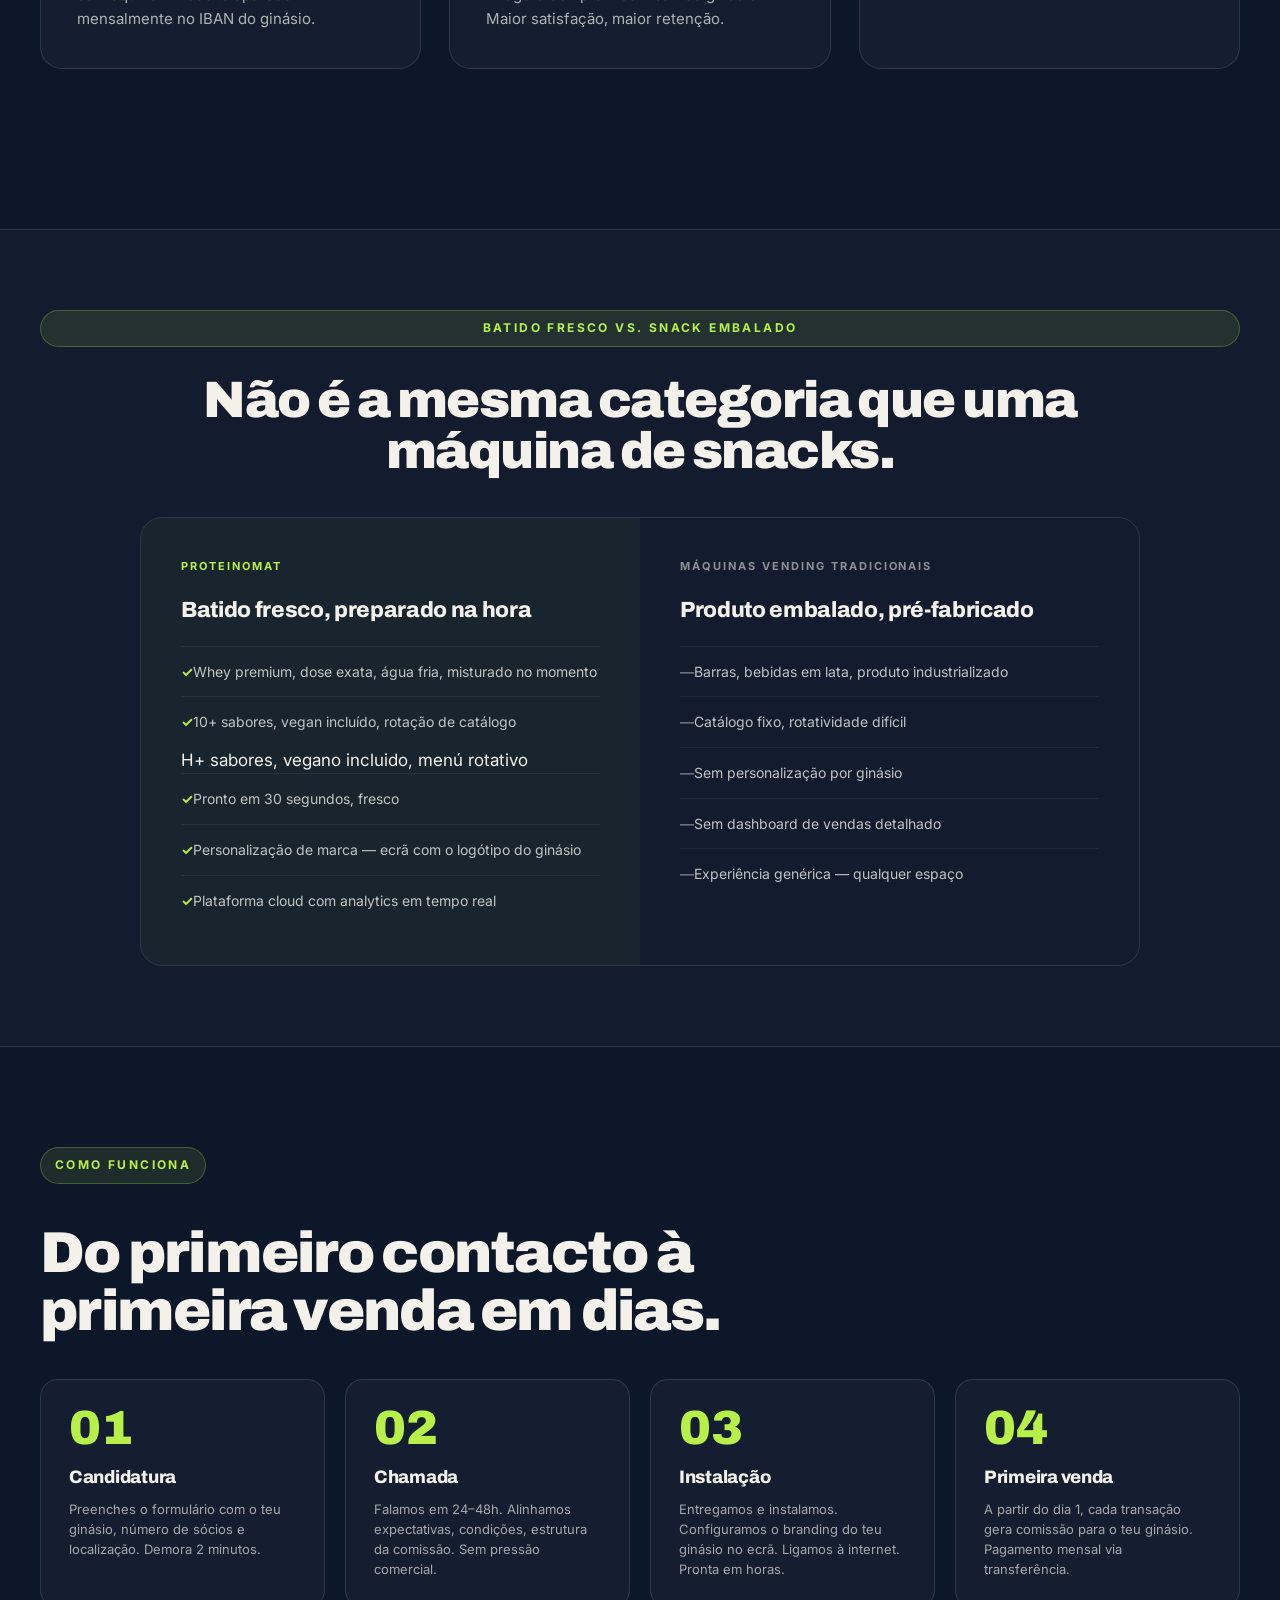
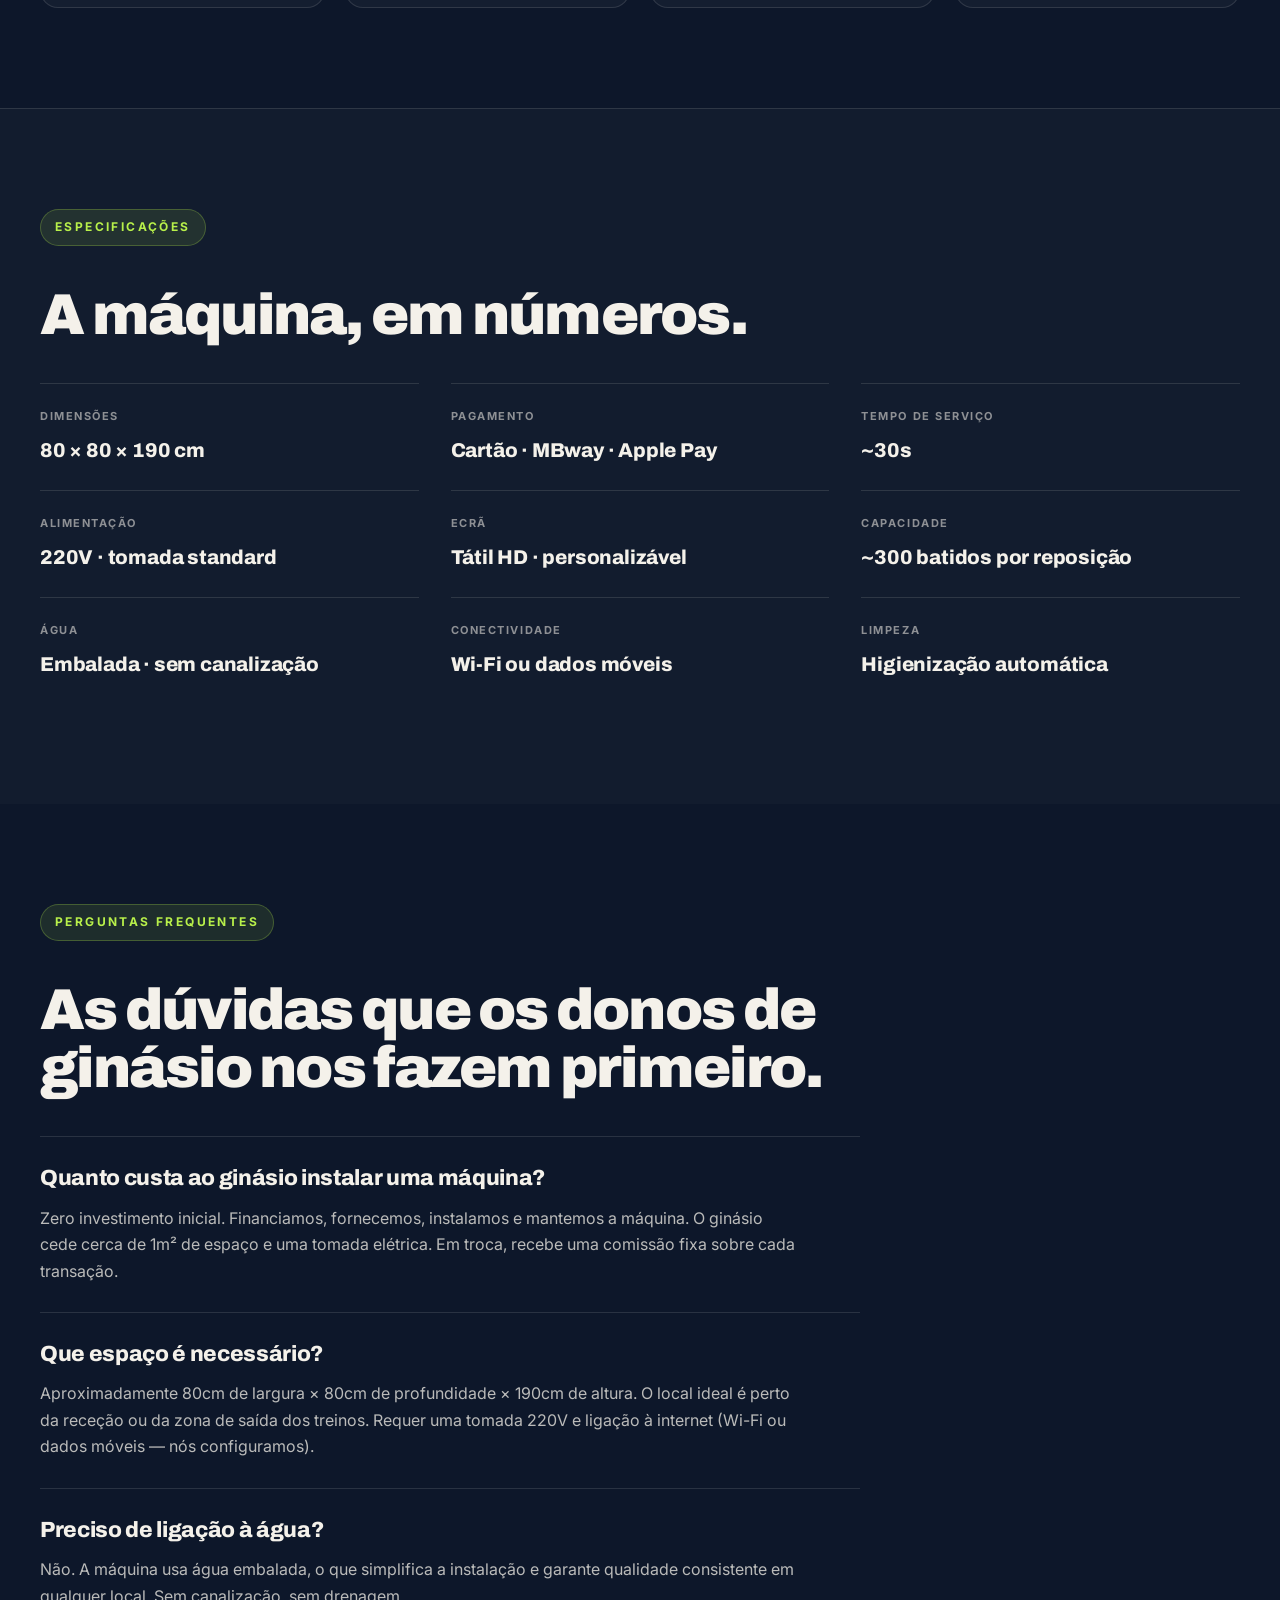
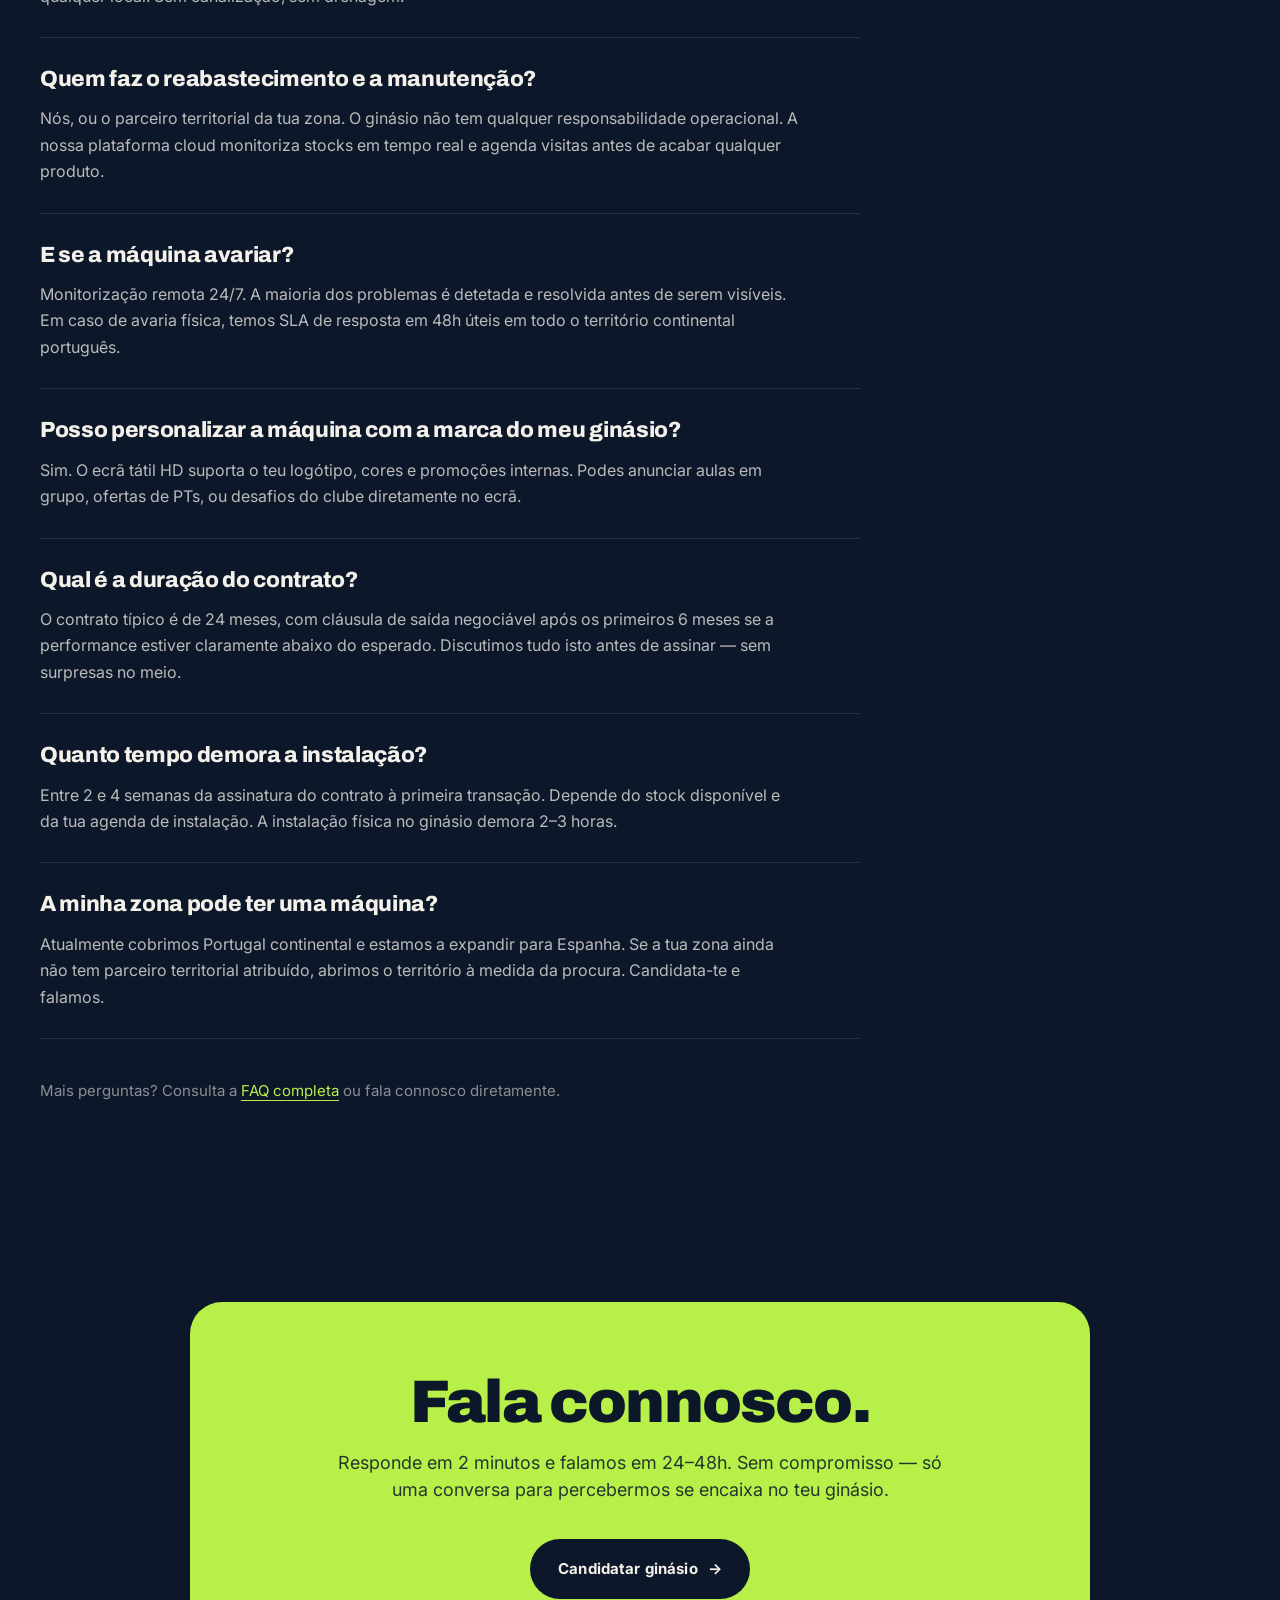
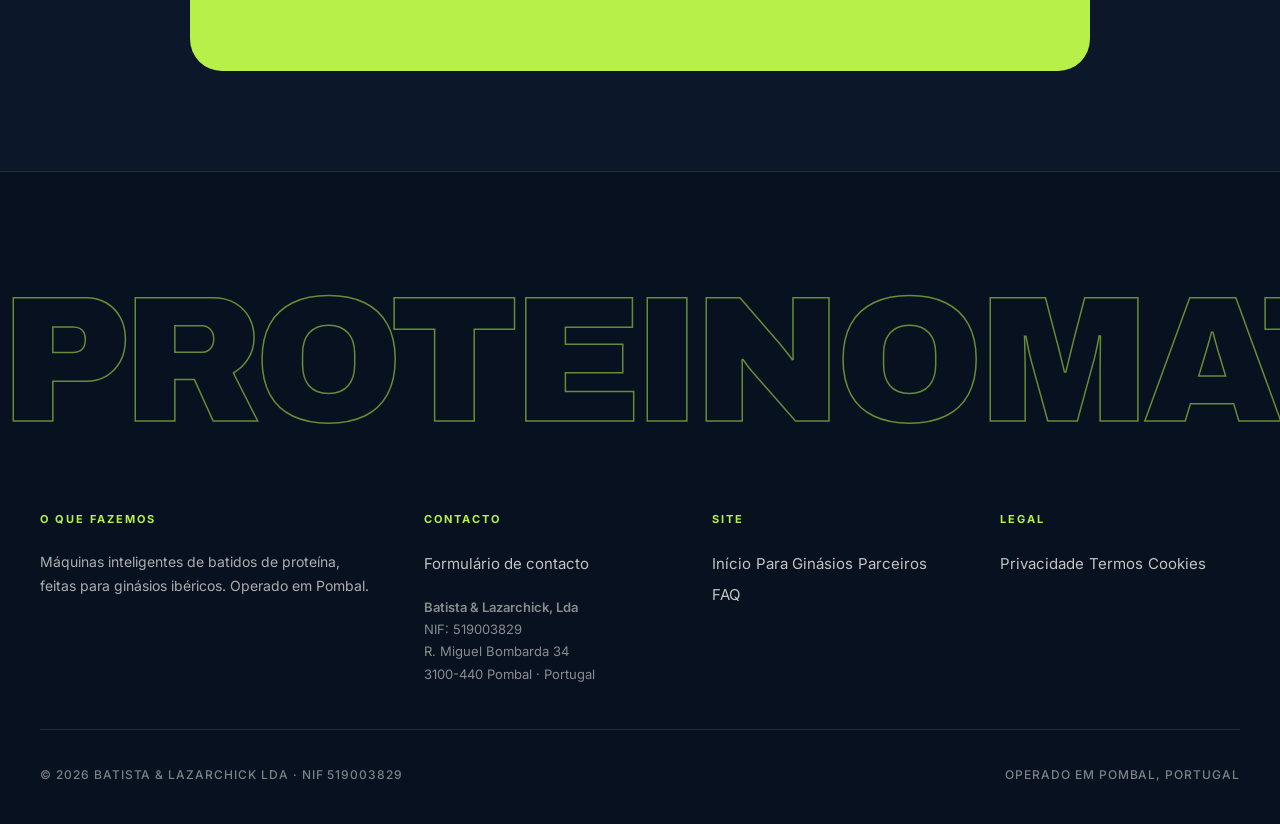
<file: para-ginasios/index.html>
<!DOCTYPE html>

<html lang="pt">
<head>
<meta charset="utf-8"/>
<meta content="width=device-width, initial-scale=1.0" name="viewport"/>
<title>Máquina de Vending para Ginásio — Sem Investimento · Proteinomat</title>
<meta content="Máquina de batidos proteicos para o teu ginásio ou academia, sem custo inicial. Instalamos, abastecemos e mantemos. Partilhamos os lucros. Portugal e Espanha." name="description"/>
<meta content="máquina de vending para ginásio, máquina de batidos proteicos, máquina de proteína para academia, vending proteína ginásio, parceria máquina vending ginásio, máquina vending sem custo ginásio, receita passiva ginásio" name="keywords"/>
<meta content="Máquina de Vending para Ginásio — Sem Investimento · Proteinomat" property="og:title"/>
<meta content="Instalamos, abastecemos e mantemos. Partilhamos os lucros. A única máquina de batidos frescos na hora para ginásios ibéricos." property="og:description"/>
<meta content="website" property="og:type"/>
<meta content="https://proteinomat.com/para-ginasios/" property="og:url"/>
<meta content="pt_PT" property="og:locale"/>
<meta content="en_US" property="og:locale:alternate"/>
<meta property="og:locale:alternate" content="es_ES" />
<link href="../favicon.svg" rel="icon" type="image/svg+xml"/>
<link href="https://proteinomat.com/para-ginasios/" rel="canonical"/>
<link href="https://proteinomat.com/para-ginasios/" hreflang="pt" rel="alternate"/>
<link href="https://proteinomat.com/para-ginasios/" hreflang="en" rel="alternate"/>
<link rel="alternate" hreflang="es" href="https://proteinomat.com/para-ginasios/" />
<link href="https://proteinomat.com/para-ginasios/" hreflang="x-default" rel="alternate"/>
<link href="https://fonts.googleapis.com" rel="preconnect"/>
<link crossorigin="" href="https://fonts.gstatic.com" rel="preconnect"/>
<link href="https://fonts.googleapis.com/css2?family=Archivo:wght@500;600;700;800;900&amp;family=Inter:wght@400;500;600;700&amp;display=swap" rel="stylesheet"/>
<link href="../assets/css/main.css?v=40" rel="stylesheet"/>
<!-- Service schema -->
<script type="application/ld+json">
{
  "@context": "https://schema.org",
  "@type": "Service",
  "serviceType": "Protein shake vending machine placement for gyms",
  "name": "Máquina de Batidos Proteicos para Ginásios",
  "provider": {
    "@type": "Organization",
    "name": "Proteinomat",
    "legalName": "Batista & Lazarchick, Lda",
    "url": "https://proteinomat.com/"
  },
  "areaServed": [
    { "@type": "Country", "name": "Portugal" },
    { "@type": "Country", "name": "Spain" }
  ],
  "description": "Instalamos máquinas de batidos proteicos em ginásios sem investimento inicial. Partilha de lucros, manutenção e reabastecimento incluídos.",
  "offers": {
    "@type": "Offer",
    "priceSpecification": {
      "@type": "UnitPriceSpecification",
      "price": "0",
      "priceCurrency": "EUR",
      "referenceQuantity": {
        "@type": "QuantitativeValue",
        "value": "1",
        "unitText": "machine installation"
      }
    },
    "description": "Zero investimento inicial. Comissão mensal para o ginásio sobre cada transação."
  }
}
</script>
<!-- FAQPage schema (B2B gym focused) -->
<script type="application/ld+json">
{
  "@context": "https://schema.org",
  "@type": "FAQPage",
  "mainEntity": [
    {
      "@type": "Question",
      "name": "Quanto custa ao ginásio instalar uma máquina de batidos proteicos?",
      "acceptedAnswer": {
        "@type": "Answer",
        "text": "Zero investimento inicial. Financiamos, fornecemos, instalamos e mantemos a máquina. O ginásio cede cerca de 1m² de espaço e uma tomada elétrica. Em troca, recebe uma comissão fixa sobre cada transação."
      }
    },
    {
      "@type": "Question",
      "name": "Que espaço é necessário para a máquina?",
      "acceptedAnswer": {
        "@type": "Answer",
        "text": "Aproximadamente 80cm de largura × 80cm de profundidade × 190cm de altura. O local ideal é perto da receção ou da zona de saída dos treinos, onde os sócios passam ao sair. Requer uma tomada 220V convencional e ligação à internet."
      }
    },
    {
      "@type": "Question",
      "name": "Preciso de ligação à água para a máquina?",
      "acceptedAnswer": {
        "@type": "Answer",
        "text": "Não. A máquina é abastecida com água embalada, o que simplifica a instalação e garante qualidade consistente. Sem canalização, sem drenagem, sem infraestrutura hidráulica."
      }
    },
    {
      "@type": "Question",
      "name": "Quem reabastece a máquina?",
      "acceptedAnswer": {
        "@type": "Answer",
        "text": "Nós. A equipa Proteinomat — ou o parceiro territorial da tua zona — trata de todo o reabastecimento e manutenção. A nossa plataforma monitoriza stocks em tempo real e agenda visitas antes de acabar qualquer produto. O ginásio não tem qualquer responsabilidade operacional."
      }
    },
    {
      "@type": "Question",
      "name": "E se a máquina avariar?",
      "acceptedAnswer": {
        "@type": "Answer",
        "text": "Monitorização remota 24/7. A maioria dos problemas é detetada e resolvida antes de serem visíveis. Em caso de avaria física, temos SLA de resposta em 48h úteis em todo o território continental português."
      }
    },
    {
      "@type": "Question",
      "name": "Quanto tempo demora desde o contrato à primeira venda?",
      "acceptedAnswer": {
        "@type": "Answer",
        "text": "Tipicamente 2 a 4 semanas entre a assinatura do contrato e a primeira transação. O tempo depende do stock disponível, da tua agenda de instalação, e de ajustes cosméticos (branding do ginásio no ecrã, se pedido)."
      }
    }
  ]
}
</script>
<style>
.para-hero { padding: 140px 0 60px; position: relative; overflow: hidden; }
.para-hero::before {
  content: "";
  position: absolute;
  top: 50%;
  left: 50%;
  width: 130vw;
  height: 100vw;
  max-width: 2000px;
  max-height: 1500px;
  background-image: url("../assets/img/hero-splash.webp");
  background-repeat: no-repeat;
  background-position: 70% center;
  background-size: contain;
  opacity: 0.95;
  pointer-events: none;
  z-index: 0;
  transform: translate(-50%, -50%);
}
.para-hero::after {
  content: "";
  position: absolute;
  inset: 0;
  background-image: radial-gradient(circle, rgba(244,241,234,0.28) 1.1px, transparent 1.7px);
  background-size: 80px 80px;
  background-position: 0 0;
  pointer-events: none;
  z-index: 1;
  animation: heroTwinkle 5s ease-in-out infinite;
}
@keyframes heroTwinkle {
  0%, 100% { opacity: 0.35; }
  50%      { opacity: 0.7; }
}
.para-hero .container { position: relative; z-index: 2; }
.para-hero h1 { font-family: 'Archivo', sans-serif; font-weight: 900; font-size: clamp(42px, 6vw, 78px); line-height: 0.95; letter-spacing: -0.035em; margin-bottom: 24px; max-width: 920px; }
.para-hero .lead { font-size: 22px; line-height: 1.5; color: rgba(244,241,234,0.75); max-width: 720px; margin-bottom: 36px; }
.para-hero .lead strong { color: var(--paper); font-weight: 600; }
.hero-ctas { display: flex; gap: 14px; flex-wrap: wrap; margin-bottom: 40px; }

.proof-bar { display: grid; grid-template-columns: repeat(4, 1fr); gap: 28px; padding: 36px 0; margin-top: 20px; border-top: 1px solid var(--line-light); border-bottom: 1px solid var(--line-light); }
.proof-stat .num { font-family: 'Archivo', sans-serif; font-weight: 900; font-size: 44px; line-height: 1; letter-spacing: -0.04em; color: var(--green); margin-bottom: 6px; }
.proof-stat .lbl { font-family: 'Inter', sans-serif; font-size: 12px; font-weight: 600; letter-spacing: 0.1em; text-transform: uppercase; color: rgba(244,241,234,0.55); }

.why-block { padding: 100px 0; }
.why-block h2 { font-family: 'Archivo', sans-serif; font-weight: 900; font-size: clamp(34px, 4.5vw, 58px); line-height: 1; letter-spacing: -0.03em; margin-bottom: 60px; max-width: 820px; }
.benefit-grid { display: grid; grid-template-columns: repeat(3, 1fr); gap: 28px; margin-bottom: 60px; }
.benefit-card { background: rgba(244,241,234,0.03); border: 1px solid var(--line-light); border-radius: 22px; padding: 36px; transition: all 0.3s; }
.benefit-card:hover { border-color: rgba(184,240,74,0.4); background: rgba(184,240,74,0.03); transform: translateY(-3px); }
.benefit-card .n { font-family: 'Inter', sans-serif; font-size: 11px; font-weight: 700; letter-spacing: 0.2em; color: var(--green); margin-bottom: 22px; }
.benefit-card h3 { font-family: 'Archivo', sans-serif; font-weight: 800; font-size: 26px; line-height: 1.15; letter-spacing: -0.02em; margin-bottom: 16px; }
.benefit-card p { font-size: 15px; line-height: 1.65; color: rgba(244,241,234,0.7); }

.compare-block { padding: 80px 0; background: rgba(244,241,234,0.02); border-top: 1px solid var(--line-light); border-bottom: 1px solid var(--line-light); }
.compare-grid { display: grid; grid-template-columns: 1fr 1fr; gap: 0; border: 1px solid var(--line-light); border-radius: 22px; overflow: hidden; max-width: 1000px; margin: 40px auto 0; }
.compare-col { padding: 40px; }
.compare-col.us { background: rgba(184,240,74,0.04); }
.compare-col h4 { font-family: 'Inter', sans-serif; font-size: 11px; font-weight: 700; letter-spacing: 0.18em; text-transform: uppercase; margin-bottom: 22px; }
.compare-col.us h4 { color: var(--green); }
.compare-col.them h4 { color: rgba(244,241,234,0.55); }
.compare-col h3 { font-family: 'Archivo', sans-serif; font-weight: 800; font-size: 22px; margin-bottom: 22px; line-height: 1.2; letter-spacing: -0.015em; }
.compare-col ul { list-style: none; padding: 0; margin: 0; }
.compare-col li { padding: 14px 0; font-size: 14px; line-height: 1.55; display: flex; gap: 14px; border-top: 1px solid rgba(244,241,234,0.06); color: rgba(244,241,234,0.78); }
.compare-col li::before { flex-shrink: 0; min-width: 18px; font-weight: 700; }
.compare-col.us li::before { content: "✓"; color: var(--green); }
.compare-col.them li::before { content: "—"; color: rgba(244,241,234,0.4); }

.how-block { padding: 100px 0; }
.how-steps { display: grid; grid-template-columns: repeat(4, 1fr); gap: 20px; margin-top: 40px; }
.how-step { padding: 28px; background: rgba(244,241,234,0.03); border: 1px solid var(--line-light); border-radius: 18px; }
.how-step .step-num { font-family: 'Archivo', sans-serif; font-weight: 900; font-size: 48px; color: var(--green); line-height: 0.85; margin-bottom: 18px; }
.how-step h4 { font-family: 'Archivo', sans-serif; font-weight: 800; font-size: 18px; margin-bottom: 10px; line-height: 1.2; letter-spacing: -0.015em; }
.how-step p { font-size: 13px; line-height: 1.55; color: rgba(244,241,234,0.65); }

.specs-block { padding: 100px 0; background: rgba(244,241,234,0.02); border-top: 1px solid var(--line-light); }
.specs-grid { display: grid; grid-template-columns: 1fr 1fr 1fr; gap: 32px; margin-top: 40px; }
.spec-item { padding: 24px 0; border-top: 1px solid var(--line-light); }
.spec-item .k { font-family: 'Inter', sans-serif; font-size: 11px; font-weight: 700; letter-spacing: 0.14em; text-transform: uppercase; color: rgba(244,241,234,0.55); margin-bottom: 10px; }
.spec-item .v { font-family: 'Archivo', sans-serif; font-weight: 800; font-size: 20px; letter-spacing: -0.01em; }

.faq-sect { padding: 100px 0; }
.faq-list { max-width: 820px; margin: 40px 0 0; }
.faq-item { border-top: 1px solid var(--line-light); padding: 28px 0; }
.faq-item:last-child { border-bottom: 1px solid var(--line-light); }
.faq-item h3 { font-family: 'Archivo', sans-serif; font-weight: 800; font-size: 22px; margin-bottom: 12px; letter-spacing: -0.015em; line-height: 1.25; }
.faq-item p { font-size: 16px; line-height: 1.65; color: rgba(244,241,234,0.75); max-width: 760px; }

.closer { padding: 100px 0; }
.closer-box { background: var(--green); color: var(--navy); border-radius: 32px; padding: 72px 60px; text-align: center; max-width: 900px; margin: 0 auto; }
.closer-box h2 { font-family: 'Archivo', sans-serif; font-weight: 900; font-size: clamp(36px, 5vw, 60px); line-height: 0.95; letter-spacing: -0.03em; margin-bottom: 18px; }
.closer-box p { font-size: 18px; line-height: 1.5; margin-bottom: 36px; max-width: 620px; margin-left: auto; margin-right: auto; opacity: 0.85; }
.closer-box .btn-dark { background: var(--navy); color: var(--paper); }
.closer-box .btn-dark:hover { background: var(--navy-deep); }

@media (max-width: 960px) {
  .para-hero { padding: 110px 0 40px; }
  .proof-bar { grid-template-columns: repeat(2, 1fr); gap: 24px; }
  .benefit-grid { grid-template-columns: 1fr; }
  .compare-grid { grid-template-columns: 1fr; }
  .how-steps { grid-template-columns: 1fr 1fr; }
  .specs-grid { grid-template-columns: 1fr; gap: 0; }
  .closer-box { padding: 50px 28px; border-radius: 24px; }
}
@media (max-width: 600px) {
  .how-steps { grid-template-columns: 1fr; }
}
</style>
</head>
<body class="lang-pt">
<nav class="top">
<div class="inner">
<a class="logo" href="../index.html"><span class="dot"></span>PROTEINOMAT</a>
<ul class="nav-links">
<li><a data-lang="pt" href="../para-ginasios/index.html">Para Ginásios</a><a data-lang="en" href="../para-ginasios/index.html">For Gyms</a><a data-lang="es" href="../para-ginasios/index.html">Para Gimnasios</a></li>
<li><a data-lang="pt" href="../index.html#how">Como Funciona</a><a data-lang="en" href="../index.html#how">How It Works</a><a data-lang="es" href="../index.html#how">Cómo Funciona</a></li>
<li><a data-lang="pt" href="../index.html#tech">Tecnologia</a><a data-lang="en" href="../index.html#tech">Technology</a><a data-lang="es" href="../index.html#tech">Tecnología</a></li>
<li><a data-lang="pt" href="../partners/index.html">Parceiros</a><a data-lang="en" href="../partners/index.html">Partners</a><a data-lang="es" href="../partners/index.html">Partners</a></li>
<li><a href="../faq/index.html">FAQ</a></li>
</ul>
<div class="nav-right">
<div class="lang">
<button data-set-lang="pt">PT</button>
<button data-set-lang="en">EN</button>
<button data-set-lang="es">ES</button>
</div>
<a class="btn-nav" href="#apply">
<span data-lang="pt">Quero uma máquina</span><span data-lang="en">Get a machine</span><span data-lang="es">Quiero una máquina</span></a>
<button aria-label="Menu" class="menu-toggle" id="menuToggle">☰</button>
</div>
</div>
</nav>
<div class="mobile-menu" id="mobileMenu">
<a data-lang="pt" href="../para-ginasios/index.html">Para Ginásios</a><a data-lang="en" href="../para-ginasios/index.html">For Gyms</a><a data-lang="es" href="../para-ginasios/index.html">Para Gimnasios</a>
<a data-lang="pt" href="../index.html#how">Como Funciona</a><a data-lang="en" href="../index.html#how">How It Works</a><a data-lang="es" href="../index.html#how">Cómo Funciona</a>
<a data-lang="pt" href="../index.html#tech">Tecnologia</a><a data-lang="en" href="../index.html#tech">Technology</a><a data-lang="es" href="../index.html#tech">Tecnología</a>
<a data-lang="pt" href="../partners/index.html">Parceiros</a><a data-lang="en" href="../partners/index.html">Partners</a><a data-lang="es" href="../partners/index.html">Partners</a>
<a href="../faq/index.html">FAQ</a>
</div>
<!-- HERO -->
<section class="para-hero">
<div class="container">
<div class="section-label"><span data-lang="pt">Para Donos de Ginásio</span><span data-lang="en">For Gym Owners</span><span data-lang="es">Para Dueños de Gimnasio</span></div>
<h1 data-lang="pt">Máquina de batidos proteicos para o teu ginásio. <span class="accent">Zero investimento.</span></h1>
<h1 data-lang="en">A protein shake vending machine for your gym. <span class="accent">Zero investment.</span></h1><h1 data-lang="es">Una máquina de batidos de proteína para tu gimnasio. <span class="accent">Cero inversión.</span></h1><p class="lead" data-lang="pt">Nós instalamos, abastecemos e mantemos. <strong>O teu ginásio cede o espaço.</strong> Em troca, recebes uma comissão fixa sobre cada batido vendido — enquanto a máquina funcionar.</p>
<p class="lead" data-lang="en">We install, stock, and maintain. <strong>Your gym provides the space.</strong> In return, you earn a fixed commission on every shake sold — for as long as the machine runs.</p><p class="lead" data-lang="es">Instalamos, abastecemos y mantenemos. <strong>Tu gimnasio pone el espacio.</strong> A cambio, ganas una comisión fija por cada batido vendido — mientras la máquina funcione.</p><div class="hero-ctas">
<a class="btn btn-primary" href="#apply">
<span data-lang="pt">Quero saber mais</span><span data-lang="en">Tell me more</span><span data-lang="es">Cuéntame más</span>
<span class="arrow">→</span>
</a>
<a class="btn btn-ghost" href="#como-funciona">
<span data-lang="pt">Como funciona</span><span data-lang="en">How it works</span><span data-lang="es">Cómo funciona</span>
</a>
</div>
<div class="proof-bar">
<div class="proof-stat">
<div class="num">€0</div>
<div class="lbl" data-lang="pt">Investimento inicial</div>
<div class="lbl" data-lang="en">Upfront cost</div><div class="lbl" data-lang="es">Inversión inicial</div></div>
<div class="proof-stat">
<div class="num">~1m²</div>
<div class="lbl" data-lang="pt">Espaço necessário</div>
<div class="lbl" data-lang="en">Space needed</div><div class="lbl" data-lang="es">Espacio necesario</div>
</div>
<div class="proof-stat">
<div class="num">24/7</div>
<div class="lbl" data-lang="pt">Disponibilidade</div>
<div class="lbl" data-lang="en">Availability</div><div class="lbl" data-lang="es">Disponibilidad</div>
</div>
<div class="proof-stat">
<div class="num">10+</div>
<div class="lbl" data-lang="pt">Sabores premium</div>
<div class="lbl" data-lang="en">Premium flavours</div><div class="lbl" data-lang="es">Sabores premium</div>
</div>
</div>
</div>
</section>
<!-- WHY -->
<section class="why-block">
<div class="container">
<div class="section-label"><span data-lang="pt">Porquê Proteinomat</span><span data-lang="en">Why Proteinomat</span><span data-lang="es">Por qué Proteínaomat</span></div>
<h2 data-lang="pt">A única máquina de batidos <span class="accent">frescos na hora</span> em ginásios ibéricos.</h2>
<h2 data-lang="en">The only machine serving <span class="accent">freshly-blended</span> protein shakes in Iberian gyms.</h2><h2 data-lang="es">La única máquina que sirve <span class="accent">frescos</span> batidos de proteína en gimnasios ibéricos.</h2><div class="benefit-grid">
<div class="benefit-card">
<div class="n" data-lang="pt">01 / RECEITA</div>
<div class="n" data-lang="en">01 / REVENUE</div><div class="n" data-lang="es">01 / INGRESOS</div>
<h3 data-lang="pt">Nova receita, sem complicações.</h3>
<h3 data-lang="en">New revenue, no operational headache.</h3><h3 data-lang="es">Nuevos ingresos, sin quebraderos de cabeza.</h3><p data-lang="pt">Comissão fixa sobre cada transação. Não compras stock, não geres logística, não precisas de pessoal dedicado à operação da máquina. A receita aparece mensalmente no IBAN do ginásio.</p>
<p data-lang="en">Fixed commission on every transaction. You don't buy stock, manage logistics, or dedicate staff to operating it. Revenue lands in your gym's IBAN every month.</p><p data-lang="es">Comisión fija en cada transacción. No compras stock, no gestionas logística, no necesitas personal dedicado a operarla. Los ingresos llegan al IBAN de tu gimnasio cada mes.</p>
</div>
<div class="benefit-card">
<div class="n" data-lang="pt">02 / MEMBROS</div>
<div class="n" data-lang="en">02 / MEMBERS</div><div class="n" data-lang="es">02 / SOCIOS</div>
<h3 data-lang="pt">Experiência premium, 24/7.</h3>
<h3 data-lang="en">Premium experience, 24/7.</h3><h3 data-lang="es">Experiencia premium, 24/7.</h3>
<p data-lang="pt">Batido proteico fresco, em 30 segundos, a qualquer hora. Cartão, MBway, Apple Pay. Os teus sócios já compram estes produtos — agora compram sem sair do ginásio. Maior satisfação, maior retenção.</p>
<p data-lang="en">A fresh protein shake in 30 seconds, any time. Card, MBway, Apple Pay. Your members are already buying this — now they buy without leaving your gym. Higher satisfaction, higher retention.</p><p data-lang="es">Un batido de proteína fresco en 30 segundos, a cualquier hora. Tarjeta, Bizum, Apple Pay. Tus socios ya compran esto — ahora lo compran sin salir de tu gimnasio. Más satisfacción, más retención.</p>
</div>
<div class="benefit-card">
<div class="n" data-lang="pt">03 / OPERAÇÃO</div>
<div class="n" data-lang="en">03 / OPERATIONS</div><div class="n" data-lang="es">03 / OPERACIONES</div>
<h3 data-lang="pt">Zero dores de cabeça.</h3>
<h3 data-lang="en">Zero headaches.</h3><h3 data-lang="es">Cero dolores de cabeza.</h3>
<p data-lang="pt">Auto-limpeza, monitorização remota 24/7, reabastecimento gerido pela nossa equipa. A tua equipa de ginásio foca-se nos sócios. Em caso de problema, SLA de resposta em 48h úteis.</p>
<p data-lang="en">Auto-cleaning, 24/7 remote monitoring, restocking handled by our team. Your gym staff stays focused on members. In case of any issue, 48-business-hour response SLA.</p><p data-lang="es">Autolimpieza, monitorización remota 24/7, reabastecimiento gestionado por nuestro equipo. Tu equipo se centra en los socios. Ante cualquier incidencia, SLA de respuesta en 48h hábiles.</p>
</div>
</div>
</div>
</section>
<!-- COMPARE: vs packaged vending -->
<section class="compare-block">
<div class="container">
<div class="section-label" style="text-align:center; display:block;"><span data-lang="pt">Batido fresco vs. snack embalado</span><span data-lang="en">Fresh shake vs. packaged snack</span><span data-lang="es">Batido fresco vs. snack envasado</span></div>
<h2 data-lang="pt" style="text-align:center; font-family:'Archivo',sans-serif; font-weight:900; font-size:clamp(32px,4vw,52px); line-height:1; letter-spacing:-0.03em; margin-top:12px; max-width:900px; margin-left:auto; margin-right:auto;">Não é a mesma categoria que uma máquina de snacks.</h2>
<h2 data-lang="en" style="text-align:center; font-family:'Archivo',sans-serif; font-weight:900; font-size:clamp(32px,4vw,52px); line-height:1; letter-spacing:-0.03em; margin-top:12px; max-width:900px; margin-left:auto; margin-right:auto;">Not the same category as a snack machine.</h2><h2 data-lang="es" style="text-align:center; font-family:'Archivo',sans-serif; font-weight:900; font-size:clamp(32px,4vw,52px); line-height:1; letter-spacing:-0.03em; margin-top:12px; max-width:900px; margin-left:auto; margin-right:auto;">No es la misma categoría que una máquina de snacks.</h2>
<div class="compare-grid">
<div class="compare-col us">
<h4 data-lang="pt">PROTEINOMAT</h4>
<h4 data-lang="en">PROTEINOMAT</h4><h4 data-lang="es">PROTEINOMAT</h4><h3 data-lang="pt">Batido fresco, preparado na hora</h3>
<h3 data-lang="en">Fresh shake, prepared on demand</h3><h3 data-lang="es">Batido fresco, preparado al momento</h3>
<ul>
<li data-lang="pt">Whey premium, dose exata, água fria, misturado no momento</li>
<li data-lang="en">Premium whey, exact dose, chilled water, blended on the spot</li><li data-lang="es">Whey premium, dosis exacta, agua fría, mezclado al momento</li><li data-lang="pt">10+ sabores, vegan incluído, rotação de catálogo</li>
<li data-lang="en">10+ flavours, vegan included, rotating menu</li><li data-lang="es">10+ sabores, vegano incluido, menú rotativo</li>H+ sabores, vegano incluido, menú rotativo
<li data-lang="pt">Pronto em 30 segundos, fresco</li>
<li data-lang="en">Ready in 30 seconds, freshly-blended</li><li data-lang="es">Listo en 30 segundos, recién preparado</li>
<li data-lang="pt">Personalização de marca — ecrã com o logótipo do ginásio</li>
<li data-lang="en">Brand customization — screen shows gym's logo</li><li data-lang="es">Personalización de marca — pantalla con el logo del gimnasio</li>
<li data-lang="pt">Plataforma cloud com analytics em tempo real</li>
<li data-lang="en">Cloud platform with real-time analytics</li><li data-lang="es">Plataforma en la nube con analítica en tiempo real</li>
</ul>
</div>
<div class="compare-col them">
<h4 data-lang="pt">MÁQUINAS VENDING TRADICIONAIS</h4>
<h4 data-lang="en">TRADITIONAL VENDING MACHINES</h4><h4 data-lang="es">MÁQUINAS VENDING TRADICIONALES</h4>
<h3 data-lang="pt">Produto embalado, pré-fabricado</h3>
<h3 data-lang="en">Packaged, pre-made product</h3><h3 data-lang="es">Producto envasado, prefabricado</h3>
<ul>
<li data-lang="pt">Barras, bebidas em lata, produto industrializado</li>
<li data-lang="en">Bars, canned drinks, industrial product</li><li data-lang="es">Barritas, bebidas enlatadas, producto industrial</li>
<li data-lang="pt">Catálogo fixo, rotatividade difícil</li>
<li data-lang="en">Fixed catalog, hard to rotate</li><li data-lang="es">Catálogo fijo, difícil de rotar</li>
<li data-lang="pt">Sem personalização por ginásio</li>
<li data-lang="en">No gym-level customization</li><li data-lang="es">Sin personalización por gimnasio</li>
<li data-lang="pt">Sem dashboard de vendas detalhado</li>
<li data-lang="en">No detailed sales dashboard</li><li data-lang="es">Sin dashboard de ventas detallado</li>
<li data-lang="pt">Experiência genérica — qualquer espaço</li>
<li data-lang="en">Generic experience — any location</li><li data-lang="es">Experiencia genérica — cualquier ubicación</li>
</ul>
</div>
</div>
</div>
</section>
<!-- HOW IT WORKS -->
<section class="how-block" id="como-funciona">
<div class="container">
<div class="section-label"><span data-lang="pt">Como funciona</span><span data-lang="en">How it works</span><span data-lang="es">Cómo funciona</span></div>
<h2 data-lang="pt" style="font-family:'Archivo',sans-serif; font-weight:900; font-size:clamp(34px,4.5vw,58px); line-height:1; letter-spacing:-0.03em; margin-top:12px; max-width:820px;">Do primeiro contacto à primeira venda <span class="accent">em dias.</span></h2>
<h2 data-lang="en" style="font-family:'Archivo',sans-serif; font-weight:900; font-size:clamp(34px,4.5vw,58px); line-height:1; letter-spacing:-0.03em; margin-top:12px; max-width:820px;">From first call to first sale <span class="accent">in days.</span></h2><h2 data-lang="es" style="font-family:'Archivo',sans-serif; font-weight:900; font-size:clamp(34px,4.5vw,58px); line-height:1; letter-spacing:-0.03em; margin-top:12px; max-width:820px;">De la primera llamada a la primera venta <span class="accent">en días.</span></h2>
<div class="how-steps">
<div class="how-step">
<div class="step-num">01</div>
<h4 data-lang="pt">Candidatura</h4>
<h4 data-lang="en">Apply</h4><h4 data-lang="es">Inscribirse</h4>
<p data-lang="pt">Preenches o formulário com o teu ginásio, número de sócios e localização. Demora 2 minutos.</p>
<p data-lang="en">Fill out the form with your gym, member count, and location. Takes 2 minutes.</p><p data-lang="es">Rellena el formulario con tu gimnasio, número de socios y ubicación. Lleva 2 minutos.</p>
</div>
<div class="how-step">
<div class="step-num">02</div>
<h4 data-lang="pt">Chamada</h4>
<h4 data-lang="en">Call</h4><h4 data-lang="es">Llamada</h4>
<p data-lang="pt">Falamos em 24–48h. Alinhamos expectativas, condições, estrutura da comissão. Sem pressão comercial.</p>
<p data-lang="en">We call within 24–48h. We align on expectations, terms, commission structure. No sales pressure.</p><p data-lang="es">Te llamamos en 24–48h. Alineamos expectativas, términos, estructura de comisión. Sin presión comercial.</p>
</div>
<div class="how-step">
<div class="step-num">03</div>
<h4 data-lang="pt">Instalação</h4>
<h4 data-lang="en">Install</h4><h4 data-lang="es">Instalación</h4>
<p data-lang="pt">Entregamos e instalamos. Configuramos o branding do teu ginásio no ecrã. Ligamos à internet. Pronta em horas.</p>
<p data-lang="en">We deliver and install. We configure your gym's branding on screen. We connect it to the internet. Ready in hours.</p><p data-lang="es">Entregamos e instalamos. Configuramos la marca de tu gimnasio en la pantalla. La conectamos a internet. Lista en horas.</p>
</div>
<div class="how-step">
<div class="step-num">04</div>
<h4 data-lang="pt">Primeira venda</h4>
<h4 data-lang="en">First sale</h4><h4 data-lang="es">Primera venta</h4>
<p data-lang="pt">A partir do dia 1, cada transação gera comissão para o teu ginásio. Pagamento mensal via transferência.</p>
<p data-lang="en">From day one, every transaction earns commission for your gym. Monthly bank transfer payout.</p><p data-lang="es">Desde el día uno, cada transacción genera comisión para tu gimnasio. Pago mensual por transferencia.</p>
</div>
</div>
</div>
</section>
<!-- SPECS -->
<section class="specs-block">
<div class="container">
<div class="section-label"><span data-lang="pt">Especificações</span><span data-lang="en">Specs</span><span data-lang="es">Especificaciones</span></div>
<h2 data-lang="pt" style="font-family:'Archivo',sans-serif; font-weight:900; font-size:clamp(34px,4.5vw,58px); line-height:1; letter-spacing:-0.03em; margin-top:12px; max-width:820px;">A máquina, em números.</h2>
<h2 data-lang="en" style="font-family:'Archivo',sans-serif; font-weight:900; font-size:clamp(34px,4.5vw,58px); line-height:1; letter-spacing:-0.03em; margin-top:12px; max-width:820px;">The machine, in numbers.</h2><h2 data-lang="es" style="font-family:'Archivo',sans-serif; font-weight:900; font-size:clamp(34px,4.5vw,58px); line-height:1; letter-spacing:-0.03em; margin-top:12px; max-width:820px;">La máquina, en números.</h2>
<div class="specs-grid">
<div>
<div class="spec-item">
<div class="k" data-lang="pt">Dimensões</div>
<div class="k" data-lang="en">Dimensions</div><div class="k" data-lang="es">Dimensiones</div>
<div class="v">80 × 80 × 190 cm</div>
</div>
<div class="spec-item">
<div class="k" data-lang="pt">Alimentação</div>
<div class="k" data-lang="en">Power</div><div class="k" data-lang="es">Alimentación</div>
<div class="v">220V · tomada standard</div>
</div>
<div class="spec-item">
<div class="k" data-lang="pt">Água</div>
<div class="k" data-lang="en">Water</div><div class="k" data-lang="es">Agua</div>
<div class="v" data-lang="pt">Embalada · sem canalização</div>
<div class="v" data-lang="en">Bottled · no plumbing</div><div class="v" data-lang="es">Embotellada · sin fontanería</div>
</div>
</div>
<div>
<div class="spec-item">
<div class="k" data-lang="pt">Pagamento</div>
<div class="k" data-lang="en">Payment</div><div class="k" data-lang="es">Pago</div>
<div class="v" data-lang="pt">Cartão · MBway · Apple Pay</div>
<div class="v" data-lang="en">Card · MBway · Apple Pay</div><div class="v" data-lang="es">Tarjeta · Bizum · Apple Pay</div>
</div>
<div class="spec-item">
<div class="k" data-lang="pt">Ecrã</div>
<div class="k" data-lang="en">Display</div><div class="k" data-lang="es">Pantalla</div>
<div class="v" data-lang="pt">Tátil HD · personalizável</div>
<div class="v" data-lang="en">HD touch · customizable</div><div class="v" data-lang="es">Táctil HD · personalizable</div>
</div>
<div class="spec-item">
<div class="k" data-lang="pt">Conectividade</div>
<div class="k" data-lang="en">Connectivity</div><div class="k" data-lang="es">Conectividad</div>
<div class="v" data-lang="pt">Wi-Fi ou dados móveis</div>
<div class="v" data-lang="en">Wi-Fi or mobile data</div><div class="v" data-lang="es">Wi-Fi o datos móviles</div>
</div>
</div>
<div>
<div class="spec-item">
<div class="k" data-lang="pt">Tempo de serviço</div>
<div class="k" data-lang="en">Serve time</div><div class="k" data-lang="es">Tiempo de servicio</div>
<div class="v">~30s</div>
</div>
<div class="spec-item">
<div class="k" data-lang="pt">Capacidade</div>
<div class="k" data-lang="en">Capacity</div><div class="k" data-lang="es">Capacidad</div>
<div class="v" data-lang="pt">~300 batidos por reposição</div>
<div class="v" data-lang="en">~300 shakes per refill</div><div class="v" data-lang="es">~300 batidos por reposición</div>
</div>
<div class="spec-item">
<div class="k" data-lang="pt">Limpeza</div>
<div class="k" data-lang="en">Cleaning</div><div class="k" data-lang="es">Limpieza</div>
<div class="v" data-lang="pt">Higienização automática</div>
<div class="v" data-lang="en">Auto-sanitised</div><div class="v" data-lang="es">Higienización automática</div>
</div>
</div>
</div>
</div>
</section>
<!-- FAQ -->
<section class="faq-sect">
<div class="container">
<div class="section-label"><span data-lang="pt">Perguntas Frequentes</span><span data-lang="en">FAQ</span><span data-lang="es">FAQ</span></div>
<h2 data-lang="pt" style="font-family:'Archivo',sans-serif; font-weight:900; font-size:clamp(34px,4.5vw,58px); line-height:1; letter-spacing:-0.03em; margin-top:12px; max-width:820px;">As dúvidas que os donos de ginásio nos fazem primeiro.</h2>
<h2 data-lang="en" style="font-family:'Archivo',sans-serif; font-weight:900; font-size:clamp(34px,4.5vw,58px); line-height:1; letter-spacing:-0.03em; margin-top:12px; max-width:820px;">The questions gym owners ask us first.</h2><h2 data-lang="es" style="font-family:'Archivo',sans-serif; font-weight:900; font-size:clamp(34px,4.5vw,58px); line-height:1; letter-spacing:-0.03em; margin-top:12px; max-width:820px;">Las preguntas que los dueños de gimnasio nos hacen primero.</h2>
<div class="faq-list">
<div class="faq-item">
<h3 data-lang="pt">Quanto custa ao ginásio instalar uma máquina?</h3>
<h3 data-lang="en">What does it cost the gym to install a machine?</h3><h3 data-lang="es">¿Cuánto le cuesta al gimnasio instalar una máquina?</h3>
<p data-lang="pt">Zero investimento inicial. Financiamos, fornecemos, instalamos e mantemos a máquina. O ginásio cede cerca de 1m² de espaço e uma tomada elétrica. Em troca, recebe uma comissão fixa sobre cada transação.</p>
<p data-lang="en">Zero upfront cost. We finance, supply, install, and maintain the machine. The gym provides ~1m² of space and a standard power outlet. In return, you receive a fixed commission on every transaction.</p><p data-lang="es">Cero inversión inicial. Financiamos, suministramos, instalamos y mantenemos la máquina. El gimnasio pone aprox. 1m² de espacio y un enchufe estándar. A cambio, recibes una comisión fija por cada transacción.</p>
</div>
<div class="faq-item">
<h3 data-lang="pt">Que espaço é necessário?</h3>
<h3 data-lang="en">What space is needed?</h3><h3 data-lang="es">¿Qué espacio se necesita?</h3>
<p data-lang="pt">Aproximadamente 80cm de largura × 80cm de profundidade × 190cm de altura. O local ideal é perto da receção ou da zona de saída dos treinos. Requer uma tomada 220V e ligação à internet (Wi-Fi ou dados móveis — nós configuramos).</p>
<p data-lang="en">Roughly 80cm wide × 80cm deep × 190cm tall. The ideal spot is near reception or the post-workout exit zone. It needs a 220V outlet and internet (Wi-Fi or mobile data — we configure).</p><p data-lang="es">Aproximadamente 80cm de ancho × 80cm de profundidad × 190cm de alto. El lugar ideal es cerca de recepción o de la zona de salida post-entrenamiento. Requiere enchufe 220V e internet (Wi-Fi o datos móviles — lo configuramos).</p>
</div>
<div class="faq-item">
<h3 data-lang="pt">Preciso de ligação à água?</h3>
<h3 data-lang="en">Do I need a water line?</h3><h3 data-lang="es">¿Necesito conexión de agua?</h3>
<p data-lang="pt">Não. A máquina usa água embalada, o que simplifica a instalação e garante qualidade consistente em qualquer local. Sem canalização, sem drenagem.</p>
<p data-lang="en">No. The machine uses bottled water, which simplifies installation and ensures consistent quality anywhere. No plumbing, no drainage.</p><p data-lang="es">No. La máquina usa agua embotellada, lo que simplifica la instalación y garantiza calidad consistente en cualquier sitio. Sin fontanería, sin desagüe.</p>
</div>
<div class="faq-item">
<h3 data-lang="pt">Quem faz o reabastecimento e a manutenção?</h3>
<h3 data-lang="en">Who handles restocking and maintenance?</h3><h3 data-lang="es">¿Quién se encarga del reabastecimiento y mantenimiento?</h3>
<p data-lang="pt">Nós, ou o parceiro territorial da tua zona. O ginásio não tem qualquer responsabilidade operacional. A nossa plataforma cloud monitoriza stocks em tempo real e agenda visitas antes de acabar qualquer produto.</p>
<p data-lang="en">We do — or the territory partner for your area. The gym has zero operational responsibility. Our cloud platform monitors stock in real time and schedules refills before anything runs out.</p><p data-lang="es">Nosotros — o el socio territorial de tu zona. El gimnasio no tiene ninguna responsabilidad operativa. Nuestra plataforma en la nube monitoriza el stock en tiempo real y programa visitas antes de que se agote nada.</p>
</div>
<div class="faq-item">
<h3 data-lang="pt">E se a máquina avariar?</h3>
<h3 data-lang="en">What if the machine breaks down?</h3><h3 data-lang="es">¿Y si la máquina se avería?</h3>
<p data-lang="pt">Monitorização remota 24/7. A maioria dos problemas é detetada e resolvida antes de serem visíveis. Em caso de avaria física, temos SLA de resposta em 48h úteis em todo o território continental português.</p>
<p data-lang="en">Monitorización remota 24/7. La mayoría de los problemas se detectan y resuelven antes de que sean visibles. En caso de avería física, garantizamos un SLA de respuesta en 48h hábiles en todo el territorio continental.</p><p data-lang="es">Monitorización remota 24/7. La mayoría de los problemas se detectan y resuelven antes de que sean visibles. En caso de avería física, garantizamos un SLA de respuesta en 48h hábiles en todo el territorio continental.</p>
</div>
<div class="faq-item">
<h3 data-lang="pt">Posso personalizar a máquina com a marca do meu ginásio?</h3>
<h3 data-lang="en">Can I brand the machine with my gym's logo?</h3><h3 data-lang="es">¿Puedo personalizar la máquina con el logo de mi gimnasio?</h3>
<p data-lang="pt">Sim. O ecrã tátil HD suporta o teu logótipo, cores e promoções internas. Podes anunciar aulas em grupo, ofertas de PTs, ou desafios do clube diretamente no ecrã.</p>
<p data-lang="en">Yes. The HD touchscreen supports your logo, colors, and in-house promotions. You can advertise group classes, PT offers, or club challenges directly on screen.</p><p data-lang="es">Sí. La pantalla táctil HD soporta tu logo, colores y promociones internas. Puedes anunciar clases colectivas, ofertas de PT o retos del club directamente en la pantalla.</p>
</div>
<div class="faq-item">
<h3 data-lang="pt">Qual é a duração do contrato?</h3>
<h3 data-lang="en">How long is the contract?</h3><h3 data-lang="es">¿Cuál es la duración del contrato?</h3>
<p data-lang="pt">O contrato típico é de 24 meses, com cláusula de saída negociável após os primeiros 6 meses se a performance estiver claramente abaixo do esperado. Discutimos tudo isto antes de assinar — sem surpresas no meio.</p>
<p data-lang="en">The standard contract is 24 months, with a negotiable exit clause after the first 6 months if performance is clearly below expectations. We discuss all of this before signing — no mid-contract surprises.</p><p data-lang="es">El contrato estándar es de 24 meses, con cláusula de salida negociable tras los primeros 6 meses si el rendimiento está claramente por debajo de lo esperado. Hablamos de todo esto antes de firmar — sin sorpresas a mitad de contrato.</p>
</div>
<div class="faq-item">
<h3 data-lang="pt">Quanto tempo demora a instalação?</h3>
<h3 data-lang="en">How long does installation take?</h3><h3 data-lang="es">¿Cuánto tarda la instalación?</h3>
<p data-lang="pt">Entre 2 e 4 semanas da assinatura do contrato à primeira transação. Depende do stock disponível e da tua agenda de instalação. A instalação física no ginásio demora 2–3 horas.</p>
<p data-lang="en">Between 2 and 4 weeks from contract signature to first transaction. Depends on stock availability and your installation schedule. The physical install at the gym takes 2–3 hours.</p><p data-lang="es">Entre 2 y 4 semanas desde la firma del contrato a la primera transacción. Depende del stock disponible y de tu agenda de instalación. La instalación física en el gimnasio lleva 2–3 horas.</p>
</div>
<div class="faq-item">
<h3 data-lang="pt">A minha zona pode ter uma máquina?</h3>
<h3 data-lang="en">Can my area get a machine?</h3><h3 data-lang="es">¿Puede mi zona tener una máquina?</h3>
<p data-lang="pt">Atualmente cobrimos Portugal continental e estamos a expandir para Espanha. Se a tua zona ainda não tem parceiro territorial atribuído, abrimos o território à medida da procura. Candidata-te e falamos.</p>
<p data-lang="en">We currently cover mainland Portugal and are expanding into Spain. If your area doesn't yet have an assigned territory partner, we open it based on demand. Apply and let's talk.</p><p data-lang="es">Actualmente cubrimos España y Portugal. Si tu zona todavía no tiene socio territorial asignado, abrimos el territorio según demanda. Inscríbete y hablemos.</p>
</div>
</div>
<p data-lang="pt" style="margin-top:40px; font-size:15px; color:rgba(244,241,234,0.55);">Mais perguntas? Consulta a <a href="../faq/index.html" style="color:var(--green); border-bottom:1px solid var(--green);">FAQ completa</a> ou fala connosco diretamente.</p>
<p data-lang="en" style="margin-top:40px; font-size:15px; color:rgba(244,241,234,0.55);">More questions? Check the <a href="../faq/index.html" style="color:var(--green); border-bottom:1px solid var(--green);">full FAQ</a> or get in touch.</p><p data-lang="es" style="margin-top:40px; font-size:15px; color:rgba(244,241,234,0.55);">¿Más preguntas? Consulta la <a href="../faq/index.html" style="color:var(--green); border-bottom:1px solid var(--green);">FAQ completa</a> o escríbenos.</p>
</div>
</section>
<!-- CLOSER / APPLY -->
<section class="closer" id="apply">
<div class="container">
<div class="closer-box">
<h2 data-lang="pt">Fala connosco.</h2>
<h2 data-lang="en">Let's talk.</h2><h2 data-lang="es">Hablemos.</h2>
<p data-lang="pt">Responde em 2 minutos e falamos em 24–48h. Sem compromisso — só uma conversa para percebermos se encaixa no teu ginásio.</p>
<p data-lang="en">Takes 2 minutes to fill out. We reply in 24–48h. No commitment — just a conversation to see if it fits your gym.</p><p data-lang="es">Rellenar lleva 2 minutos. Respondemos en 24–48h. Sin compromiso — solo una conversación para ver si encaja en tu gimnasio.</p>
<a class="btn btn-dark" href="../index.html#contact">
<span data-lang="pt">Candidatar ginásio</span><span data-lang="en">Apply my gym</span><span data-lang="es">Inscribir mi gimnasio</span>
<span class="arrow">→</span>
</a>
</div>
</div>
</section>
<!-- FOOTER -->
<footer>
<div class="container">
<div class="footer-big">
<div class="footer-big-track"><span>PROTEINOMAT</span><span>PROTEINOMAT</span><span>PROTEINOMAT</span><span>PROTEINOMAT</span><span>PROTEINOMAT</span><span>PROTEINOMAT</span><span>PROTEINOMAT</span><span>PROTEINOMAT</span></div>
</div>
<div class="footer-grid">
<div class="footer-col">
<h5 data-lang="pt">O que fazemos</h5><h5 data-lang="en">What we do</h5><h5 data-lang="es">Qué hacemos</h5><p data-lang="pt">Máquinas inteligentes de batidos de proteína, feitas para ginásios ibéricos. Operado em Pombal.</p>
<p data-lang="en">Smart protein shake vending machines, built for Iberian gyms. Operated from Pombal.</p><p data-lang="es">Máquinas inteligentes de batidos de proteína, hechas para gimnasios ibéricos. Operado desde Pombal.</p>
</div>
<div class="footer-col">
<h5 data-lang="pt">Contacto</h5><h5 data-lang="en">Contact</h5><h5 data-lang="es">Contacto</h5>
<a data-lang="pt" href="../index.html#contact">Formulário de contacto</a><a data-lang="en" href="../index.html#contact">Contact form</a><a data-lang="es" href="../index.html#contact">Formulario de contacto</a>
<p class="footer-address">
<strong>Batista &amp; Lazarchick, Lda</strong><br/>
          NIF: 519003829<br/>
          R. Miguel Bombarda 34<br/>
          3100-440 Pombal · Portugal
        </p>
</div>
<div class="footer-col">
<h5 data-lang="pt">Site</h5><h5 data-lang="en">Site</h5><h5 data-lang="es">Site</h5>
<a data-lang="pt" href="../index.html">Início</a><a data-lang="en" href="../index.html">Home</a><a data-lang="es" href="../index.html">Inicio</a>
<a data-lang="pt" href="../para-ginasios/index.html">Para Ginásios</a><a data-lang="en" href="../para-ginasios/index.html">For Gyms</a><a data-lang="es" href="../para-ginasios/index.html">Para Gimnasios</a>
<a data-lang="pt" href="../partners/index.html">Parceiros</a><a data-lang="en" href="../partners/index.html">Partners</a><a data-lang="es" href="../partners/index.html">Partners</a>
<a href="../faq/index.html">FAQ</a>
</div>
<div class="footer-col">
<h5>Legal</h5>
<a data-lang="pt" href="../privacy/index.html">Privacidade</a><a data-lang="en" href="../privacy/index.html">Privacy</a><a data-lang="es" href="../privacy/index.html">Privacidad</a>
<a data-lang="pt" href="../terms/index.html">Termos</a><a data-lang="en" href="../terms/index.html">Terms</a><a data-lang="es" href="../terms/index.html">Términos</a>
<a data-lang="pt" href="../cookies/index.html">Cookies</a><a data-lang="en" href="../cookies/index.html">Cookies</a><a data-lang="es" href="../cookies/index.html">Cookies</a>
</div>
</div>
<div class="footer-bottom">
<div>© 2026 BATISTA &amp; LAZARCHICK LDA · NIF 519003829</div>
<div data-lang="pt">OPERADO EM POMBAL, PORTUGAL</div>
<div data-lang="en">OPERATED FROM POMBAL, PORTUGAL</div><div data-lang="es">OPERATED FROM POMBAL, PORTUGAL</div>
</div>
</div>
</footer>
<script src="../assets/js/main.js?v=40"></script>
</body>
</html>
</file>
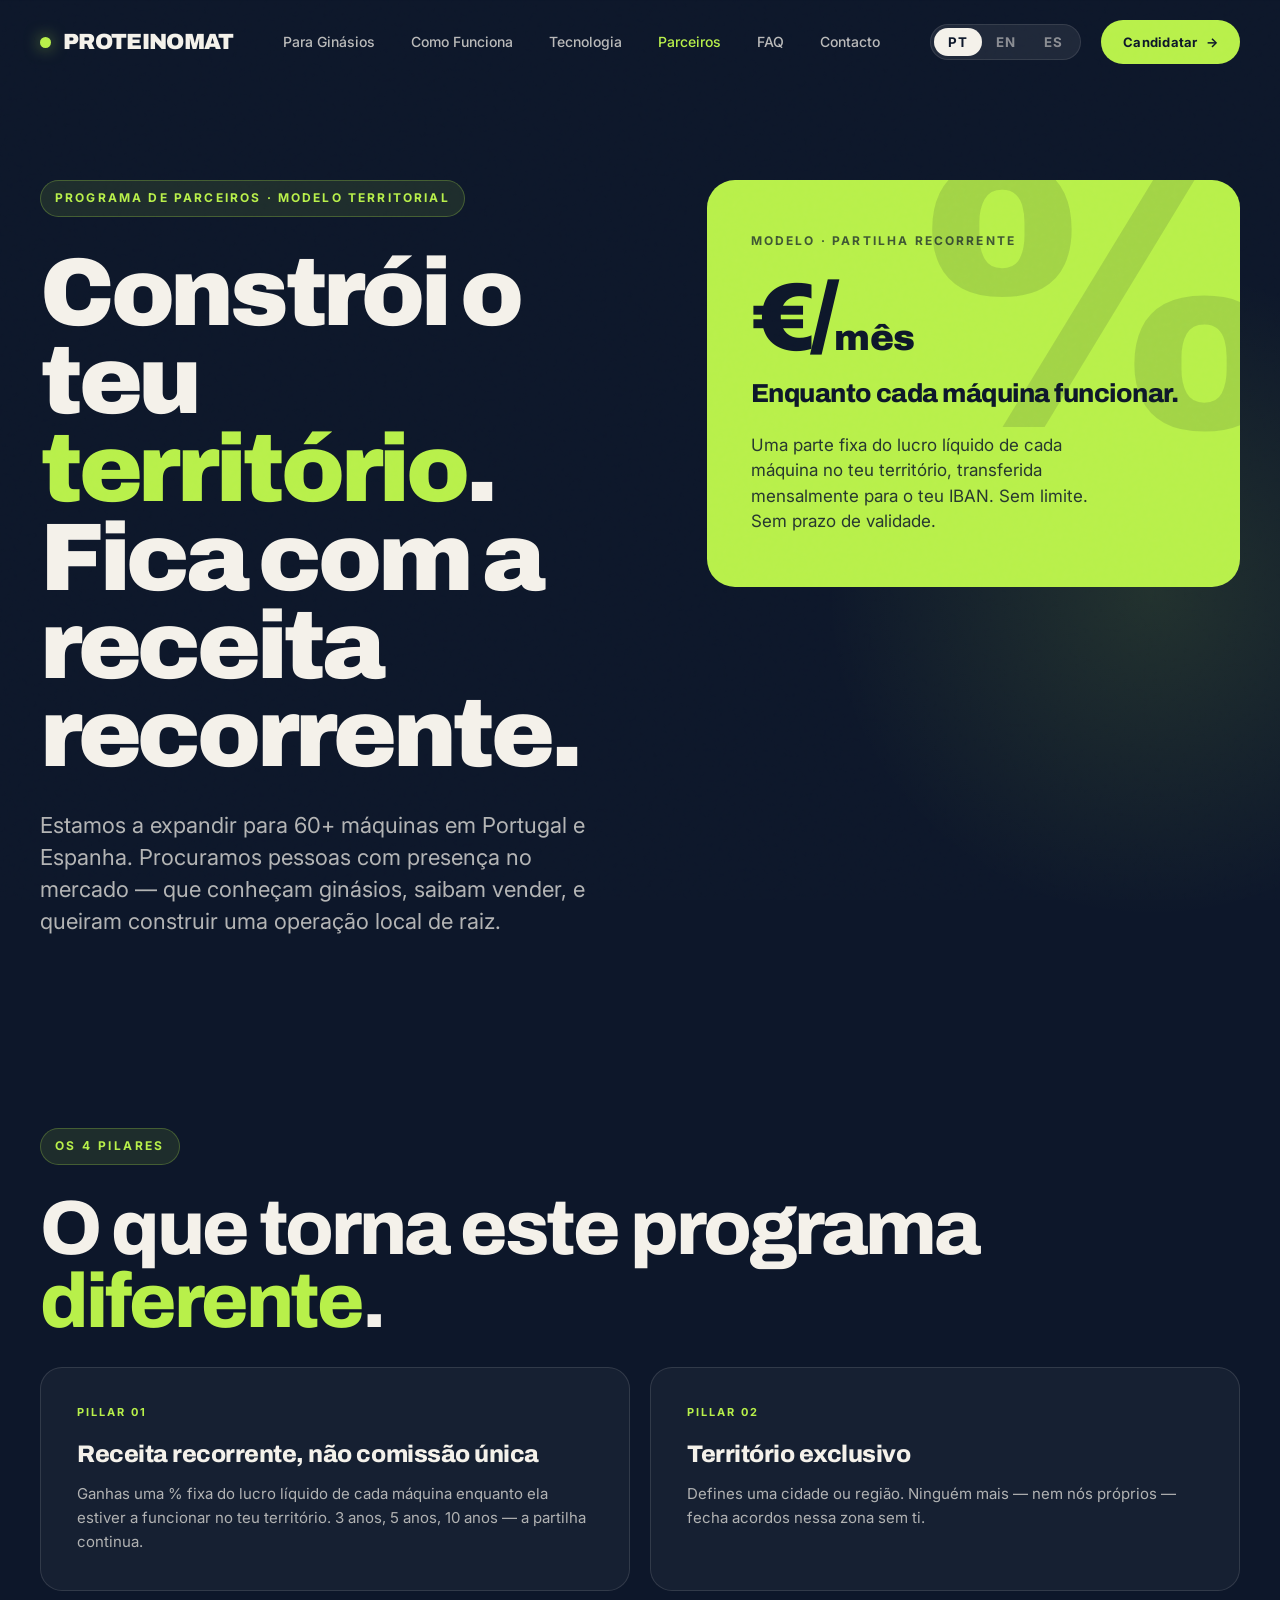
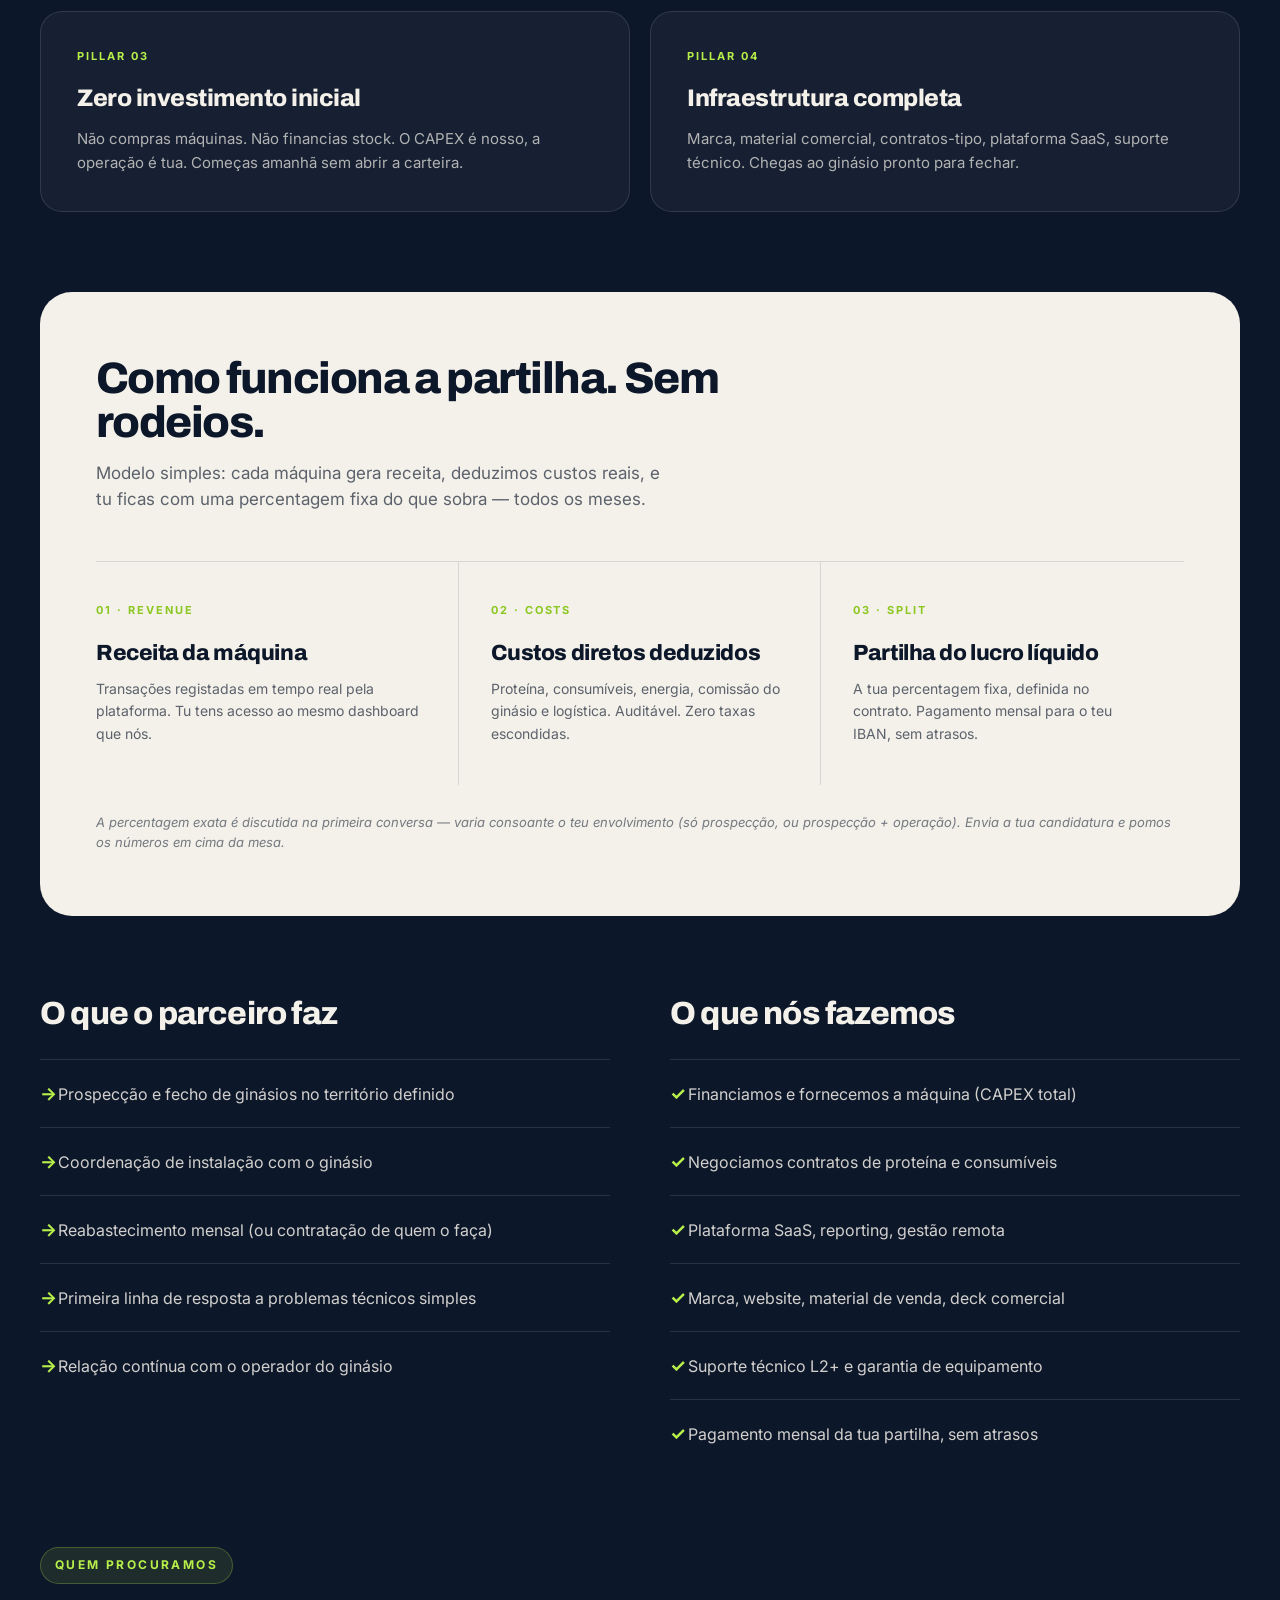
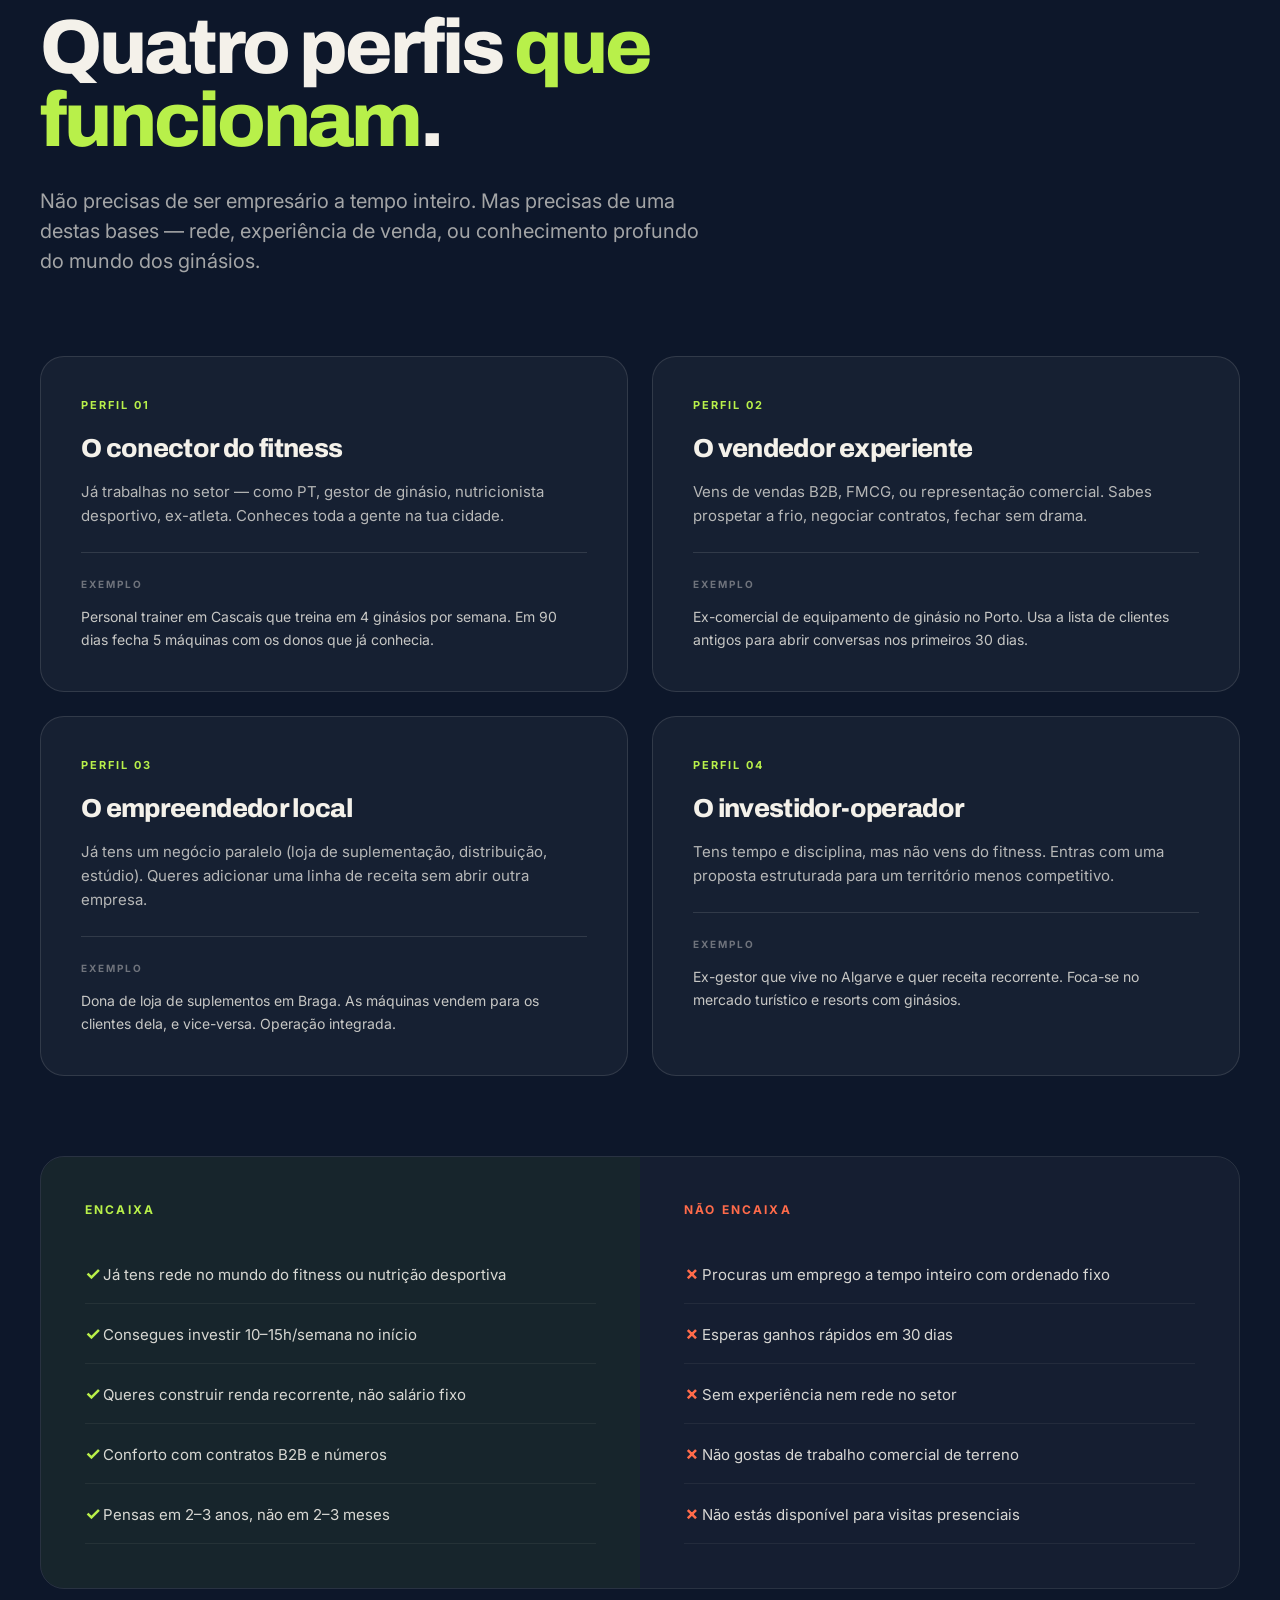
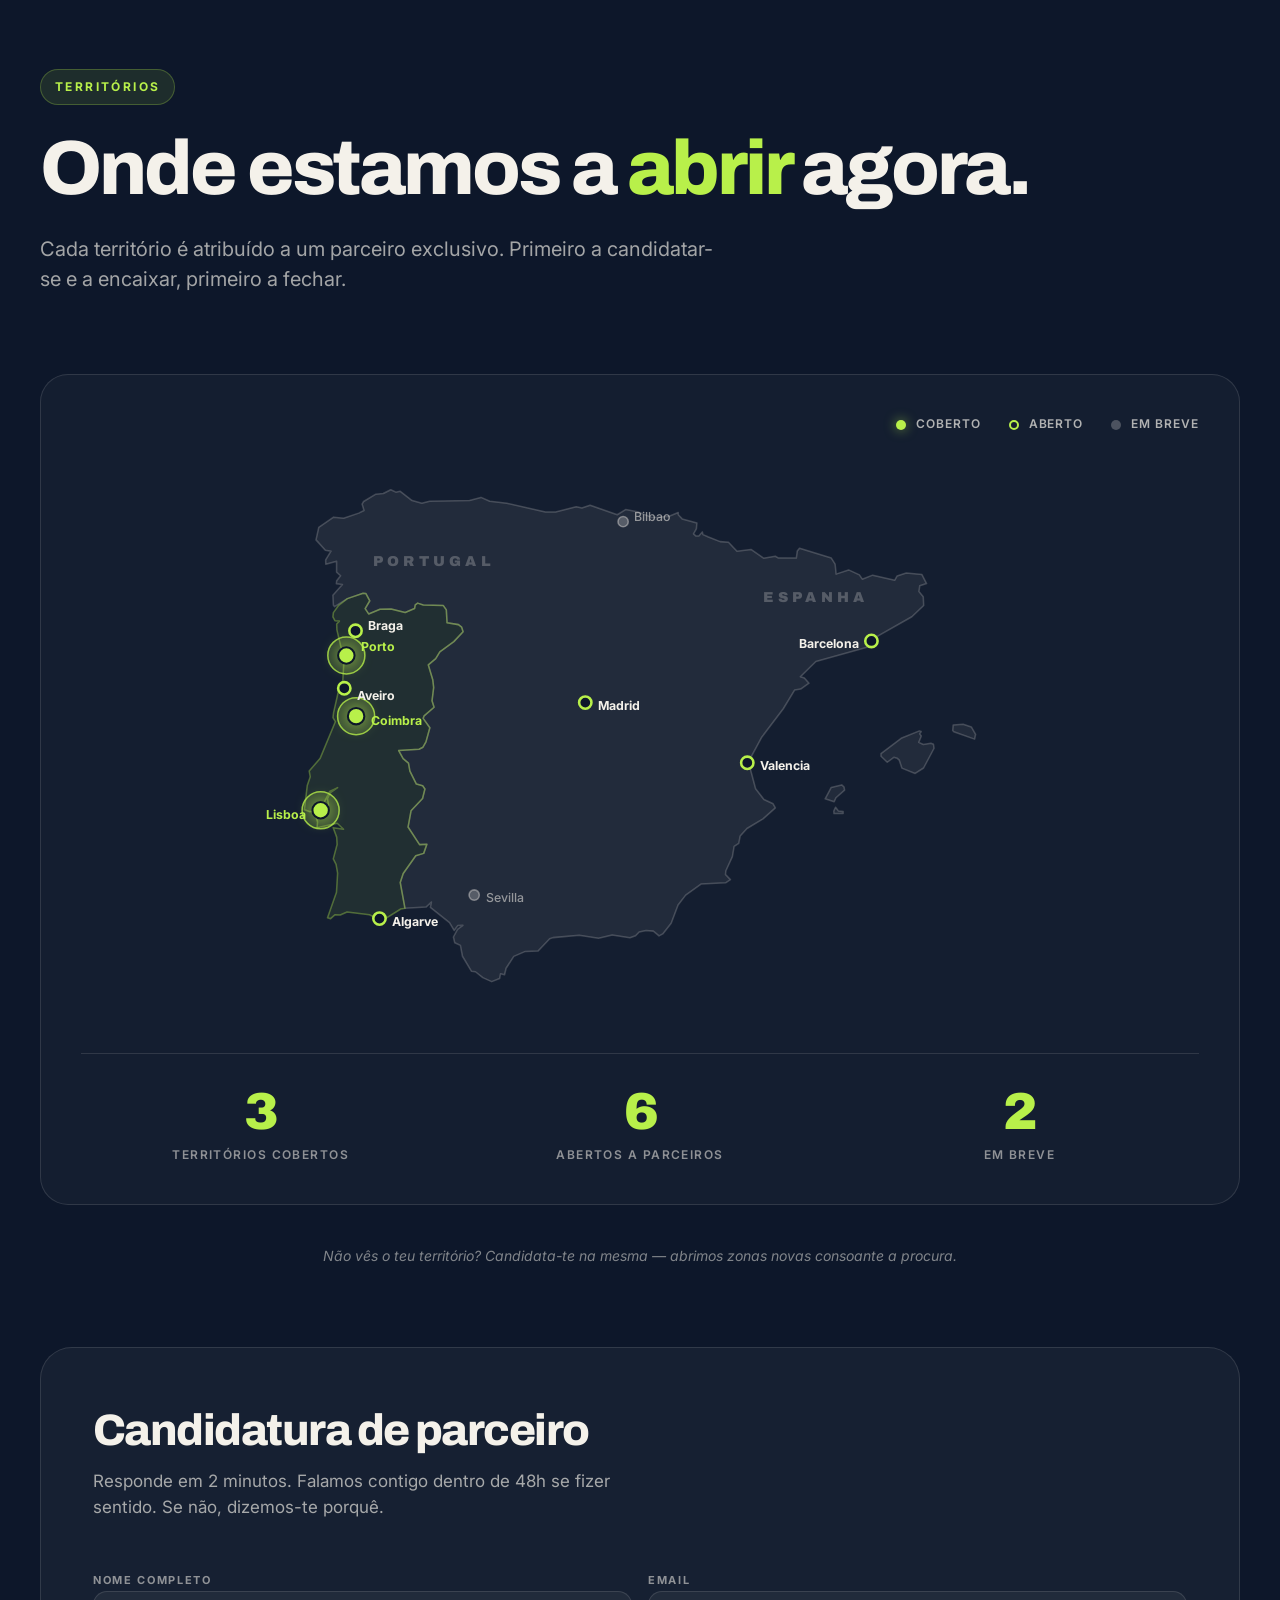
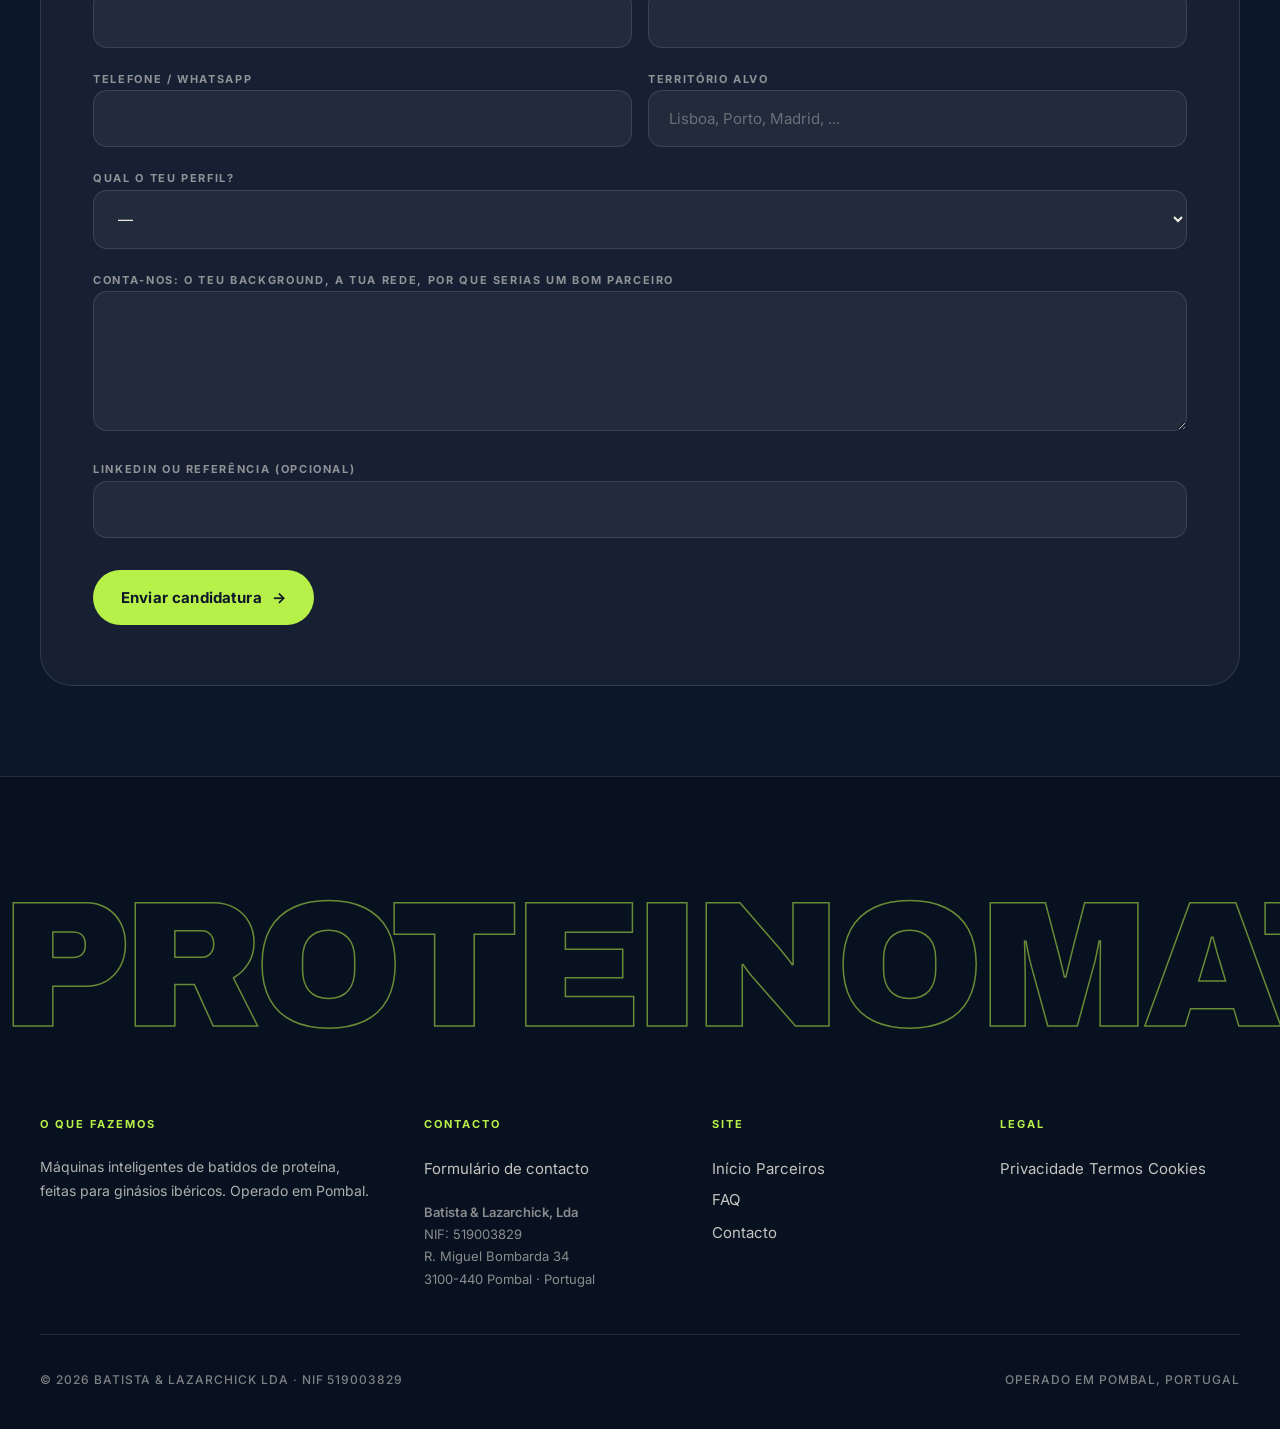
<file: partners/index.html>
<!DOCTYPE html>

<html lang="pt">
<head>
<meta charset="utf-8"/>
<meta content="width=device-width, initial-scale=1.0" name="viewport"/>
<title>Parceiros Territoriais — Distribuição de Máquinas · Proteinomat</title>
<meta content="Parceria territorial de máquinas de batidos proteicos em ginásios. Zero investimento, território exclusivo, comissão recorrente. Candidata-te a um território em Portugal ou Espanha." name="description"/>
<meta content="Parceiros Territoriais · Proteinomat" property="og:title"/>
<meta content="Constrói o teu território. Ganha receita recorrente." property="og:description"/>
<meta property="og:url" content="https://proteinomat.com/partners/" />
<meta property="og:locale" content="pt_PT" />
<meta property="og:locale:alternate" content="en_US" />
<meta property="og:locale:alternate" content="es_ES" />
<link href="../favicon.svg" rel="icon" type="image/svg+xml"/>
<link href="https://proteinomat.com/partners/" rel="canonical"/>
<link href="https://proteinomat.com/partners/" hreflang="pt" rel="alternate"/>
<link href="https://proteinomat.com/partners/" hreflang="en" rel="alternate"/>
<link rel="alternate" hreflang="es" href="https://proteinomat.com/partners/" />
<link href="https://proteinomat.com/partners/" hreflang="x-default" rel="alternate"/>
<link href="https://fonts.googleapis.com" rel="preconnect"/>
<link crossorigin="" href="https://fonts.gstatic.com" rel="preconnect"/>
<link href="https://fonts.googleapis.com/css2?family=Archivo:wght@500;600;700;800;900&amp;family=Inter:wght@400;500;600;700&amp;display=swap" rel="stylesheet"/>
<link href="../assets/css/main.css?v=40" rel="stylesheet"/>
<style>
.partner-hero-grid { display: grid; grid-template-columns: 1.1fr 1fr; gap: 80px; align-items: start; }
.pillars-grid { display: grid; grid-template-columns: repeat(2, 1fr); gap: 20px; margin-bottom: 80px; }
.resp-grid { display: grid; grid-template-columns: 1fr 1fr; gap: 60px; margin-bottom: 80px; }
.profile-grid { display: grid; grid-template-columns: 1fr 1fr; gap: 24px; margin-bottom: 80px; }
.profile-card {
  background: rgba(244,241,234,0.04);
  border: 1px solid var(--line-light);
  border-radius: 24px;
  padding: 40px;
  transition: all 0.25s;
}
.profile-card:hover {
  border-color: var(--green);
  background: rgba(184,240,74,0.04);
}
.profile-card .tag {
  font-family: 'Inter', sans-serif;
  font-size: 11px;
  font-weight: 700;
  letter-spacing: 0.18em;
  color: var(--green);
  margin-bottom: 20px;
}
.profile-card h3 {
  font-family: 'Archivo', sans-serif;
  font-weight: 800;
  font-size: 26px;
  letter-spacing: -0.025em;
  margin-bottom: 16px;
  line-height: 1.15;
  color: var(--paper);
}
.profile-card p {
  font-size: 15px;
  color: rgba(244,241,234,0.72);
  line-height: 1.6;
  margin-bottom: 16px;
}
.profile-card .examples {
  margin-top: 24px;
  padding-top: 24px;
  border-top: 1px solid var(--line-light);
}
.profile-card .examples h5 {
  font-family: 'Inter', sans-serif;
  font-size: 10px;
  font-weight: 700;
  letter-spacing: 0.2em;
  color: rgba(244,241,234,0.4);
  margin-bottom: 14px;
}
.profile-card .examples p { font-size: 14px; margin-bottom: 0; color: rgba(244,241,234,0.8); }

.apply-form-dark {
  background: rgba(244,241,234,0.04);
  border: 1px solid var(--line-light);
  color: var(--paper);
  border-radius: 32px;
  padding: 60px 52px;
}
.apply-form-dark h3 {
  font-family: 'Archivo', sans-serif;
  font-weight: 800;
  font-size: 44px;
  letter-spacing: -0.035em;
  line-height: 1;
  margin-bottom: 16px;
  color: var(--paper);
}
.apply-form-dark .lead {
  font-size: 17px;
  color: rgba(244,241,234,0.65);
  margin-bottom: 44px;
  max-width: 580px;
}

@media (max-width: 960px) {
  .partner-hero-grid, .pillars-grid, .resp-grid, .profile-grid { grid-template-columns: 1fr; gap: 24px; }
  .partner-hero-grid { gap: 40px; }
  .apply-form-dark { padding: 40px 28px; }
}

/* ================== INTERACTIVE IBERIA MAP ================== */
.iberia-map-wrap {
  background: rgba(244,241,234,0.03);
  border: 1px solid var(--line-light);
  border-radius: 28px;
  padding: 40px;
  margin-bottom: 40px;
  position: relative;
}
.iberia-map-legend {
  display: flex;
  gap: 28px;
  margin-bottom: 24px;
  flex-wrap: wrap;
  justify-content: flex-end;
}
.legend-item {
  display: flex;
  align-items: center;
  gap: 10px;
  font-family: 'Inter', sans-serif;
  font-size: 12px;
  font-weight: 600;
  letter-spacing: 0.08em;
  text-transform: uppercase;
  color: rgba(244,241,234,0.7);
}
.legend-item .dot {
  width: 10px; height: 10px;
  border-radius: 50%;
  display: inline-block;
}
.legend-item .dot.covered { background: var(--green); box-shadow: 0 0 12px rgba(184,240,74,0.6); }
.legend-item .dot.open { background: transparent; border: 2px solid var(--green); }
.legend-item .dot.soon { background: rgba(244,241,234,0.25); }

.iberia-map {
  position: relative;
  width: 100%;
  max-width: 720px;
  margin: 0 auto;
}
.iberia-map svg {
  width: 100%;
  height: auto;
  overflow: visible;
}

.iberia-map .country {
  fill: rgba(244,241,234,0.06);
  stroke: rgba(244,241,234,0.2);
  stroke-width: 1.5;
  stroke-linejoin: round;
  transition: fill 0.3s;
}
.iberia-map .country.portugal {
  fill: rgba(184,240,74,0.08);
  stroke: rgba(184,240,74,0.35);
}
.iberia-map .islands circle { fill: rgba(244,241,234,0.2); }

.iberia-map .country-label {
  font-family: 'Archivo', sans-serif;
  font-weight: 900;
  font-size: 14px;
  letter-spacing: 0.3em;
  fill: rgba(244,241,234,0.25);
  text-transform: uppercase;
  pointer-events: none;
}

/* Marker base */
.iberia-map .marker { cursor: pointer; }
.iberia-map .marker text {
  font-family: 'Inter', sans-serif;
  font-size: 12px;
  font-weight: 700;
  fill: var(--paper);
  dominant-baseline: middle;
  pointer-events: none;
  transition: fill 0.2s;
}

/* Covered — solid green with pulsing ring */
.iberia-map .marker.covered .marker-dot {
  fill: var(--green);
  stroke: var(--navy);
  stroke-width: 2;
  filter: drop-shadow(0 0 8px rgba(184,240,74,0.8));
}
.iberia-map .marker.covered .pulse-ring {
  fill: rgba(184,240,74,0.2);
  stroke: var(--green);
  stroke-width: 1.5;
  opacity: 0.8;
  transform-origin: center;
  transform-box: fill-box;
  animation: mapPulse 2.4s ease-out infinite;
}
.iberia-map .marker.covered text { fill: var(--green); }
@keyframes mapPulse {
  0%   { transform: scale(0.5); opacity: 0.8; }
  100% { transform: scale(2);   opacity: 0;   }
}

/* Open — hollow green ring */
.iberia-map .marker.open .marker-dot {
  fill: var(--navy);
  stroke: var(--green);
  stroke-width: 2.5;
  transition: fill 0.2s;
}
.iberia-map .marker.open:hover .marker-dot { fill: var(--green); }

/* Soon — muted */
.iberia-map .marker.soon .marker-dot {
  fill: rgba(244,241,234,0.25);
  stroke: rgba(244,241,234,0.4);
  stroke-width: 1.5;
}
.iberia-map .marker.soon text { fill: rgba(244,241,234,0.55); font-weight: 500; }

/* Hover scale */
.iberia-map .marker { transition: transform 0.2s; transform-origin: center; transform-box: fill-box; }
.iberia-map .marker:hover { transform: scale(1.15); }

/* Tooltip */
.map-tooltip {
  position: absolute;
  background: var(--navy);
  border: 1.5px solid var(--green);
  border-radius: 14px;
  padding: 14px 20px;
  font-family: 'Inter', sans-serif;
  pointer-events: none;
  opacity: 0;
  transform: translate(-50%, calc(-100% - 18px));
  transition: opacity 0.18s ease, transform 0.2s ease;
  z-index: 10;
  white-space: nowrap;
  box-shadow: 0 16px 40px rgba(0,0,0,0.6), 0 0 0 3px rgba(184,240,74,0.08);
}
.map-tooltip::after {
  content: '';
  position: absolute;
  bottom: -8px;
  left: 50%;
  transform: translateX(-50%) rotate(45deg);
  width: 12px;
  height: 12px;
  background: var(--navy);
  border-right: 1.5px solid var(--green);
  border-bottom: 1.5px solid var(--green);
}
.map-tooltip.visible {
  opacity: 1;
  transform: translate(-50%, calc(-100% - 14px));
}
.map-tooltip .tooltip-city {
  font-family: 'Archivo', sans-serif;
  font-weight: 800;
  font-size: 18px;
  color: var(--paper);
  letter-spacing: -0.01em;
  margin-bottom: 4px;
}
.map-tooltip .tooltip-status {
  font-size: 11px;
  font-weight: 700;
  letter-spacing: 0.14em;
  text-transform: uppercase;
}
.map-tooltip[data-status="covered"] .tooltip-status { color: var(--green); }
.map-tooltip[data-status="open"] .tooltip-status { color: var(--green); }
.map-tooltip[data-status="soon"] .tooltip-status { color: rgba(244,241,234,0.5); }

/* Stats row under map */
.iberia-map-stats {
  display: grid;
  grid-template-columns: repeat(3, 1fr);
  gap: 20px;
  margin-top: 32px;
  padding-top: 32px;
  border-top: 1px solid var(--line-light);
}
.map-stat { text-align: center; }
.map-stat-num {
  font-family: 'Archivo', sans-serif;
  font-weight: 900;
  font-size: 52px;
  line-height: 1;
  letter-spacing: -0.04em;
  color: var(--green);
  margin-bottom: 8px;
}
.map-stat-label {
  font-family: 'Inter', sans-serif;
  font-size: 12px;
  font-weight: 600;
  letter-spacing: 0.12em;
  text-transform: uppercase;
  color: rgba(244,241,234,0.55);
}

@media (max-width: 700px) {
  .iberia-map-wrap { padding: 24px 16px; border-radius: 20px; }
  .iberia-map-legend { justify-content: center; gap: 16px; }
  .iberia-map .marker text { font-size: 14px; }
  .iberia-map-stats { grid-template-columns: 1fr; gap: 24px; }
  .map-stat-num { font-size: 42px; }
}
</style>
</head>
<body class="lang-pt">
<nav class="top">
<div class="inner">
<a class="logo" href="../index.html"><span class="dot"></span>PROTEINOMAT</a>
<ul class="nav-links">
<li><a data-lang="pt" href="../para-ginasios/index.html">Para Ginásios</a><a data-lang="en" href="../para-ginasios/index.html">For Gyms</a><a data-lang="es" href="../para-ginasios/index.html">Para Gimnasios</a></li>
<li><a data-lang="pt" href="../index.html#how">Como Funciona</a><a data-lang="en" href="../index.html#how">How It Works</a><a data-lang="es" href="../index.html#how">Cómo Funciona</a></li>
<li><a data-lang="pt" href="../index.html#tech">Tecnologia</a><a data-lang="en" href="../index.html#tech">Technology</a><a data-lang="es" href="../index.html#tech">Tecnología</a></li>
<li><a class="active" data-lang="pt" href="../partners/index.html">Parceiros</a><a class="active" data-lang="en" href="../partners/index.html">Partners</a><a class="active" data-lang="es" href="../partners/index.html">Partners</a></li>
<li><a href="../faq/index.html">FAQ</a></li>
<li><a data-lang="pt" href="../index.html#contact">Contacto</a><a data-lang="en" href="../index.html#contact">Contact</a><a data-lang="es" href="../index.html#contact">Contacto</a></li>
</ul>
<div class="nav-right">
<div class="lang">
<button data-set-lang="pt">PT</button>
<button data-set-lang="en">EN</button>
<button data-set-lang="es">ES</button>
</div>
<a class="btn-nav" href="#apply">
<span data-lang="pt">Candidatar</span><span data-lang="en">Apply</span><span data-lang="es">Inscribirse</span><span>→</span>
</a>
<button aria-label="Menu" class="menu-toggle" id="menuToggle">☰</button>
</div>
</div>
</nav>
<div class="mobile-menu" id="mobileMenu">
<a data-lang="pt" href="../para-ginasios/index.html">Para Ginásios</a><a data-lang="en" href="../para-ginasios/index.html">For Gyms</a><a data-lang="es" href="../para-ginasios/index.html">Para Gimnasios</a>
<a data-lang="pt" href="../index.html#how">Como Funciona</a><a data-lang="en" href="../index.html#how">How It Works</a><a data-lang="es" href="../index.html#how">Cómo Funciona</a>
<a data-lang="pt" href="../index.html#tech">Tecnologia</a><a data-lang="en" href="../index.html#tech">Technology</a><a data-lang="es" href="../index.html#tech">Tecnología</a>
<a data-lang="pt" href="../partners/index.html">Parceiros</a><a data-lang="en" href="../partners/index.html">Partners</a><a data-lang="es" href="../partners/index.html">Partners</a>
<a href="../faq/index.html">FAQ</a>
<a data-lang="pt" href="../index.html#contact">Contacto</a><a data-lang="en" href="../index.html#contact">Contact</a><a data-lang="es" href="../index.html#contact">Contacto</a>
</div>
<section class="page-hero">
<div class="container">
<div class="partner-hero-grid">
<div>
<div class="eyebrow">
<span data-lang="pt">Programa de Parceiros · Modelo Territorial</span>
<span data-lang="en">Partner Program · Territory Model</span><span data-lang="es">Programa de Socios · Territory Model</span>
</div>
<h1 data-lang="pt">Constrói o teu <span class="accent">território</span>. Fica com a receita recorrente.</h1>
<h1 data-lang="en">Build your <span class="accent">territory</span>. Keep the recurring revenue.</h1><h1 data-lang="es">Construye tu <span class="accent">territory</span>. Keep the recurring revenue.</h1><p class="lead" data-lang="pt">Estamos a expandir para 60+ máquinas em Portugal e Espanha. Procuramos pessoas com presença no mercado — que conheçam ginásios, saibam vender, e queiram construir uma operação local de raiz.</p>
<p class="lead" data-lang="en">Estamos escalando a más de 60 máquinas en Portugal y España. Buscamos gente con presencia en el mercado — que conozca gimnasios, sepa vender, y quiera construir una operación local desde cero.</p><p class="lead" data-lang="es">Estamos escalando a más de 60 máquinas en Portugal y España. Buscamos gente con presencia en el mercado — que conozca gimnasios, sepa vender, y quiera construir una operación local desde cero.</p></div>
<div class="partners-stat-card">
<div class="label" data-lang="pt">Modelo · partilha recorrente</div>
<div class="label" data-lang="en">Model · recurring share</div><div class="label" data-lang="es">Modelo · reparto recurrente</div><div class="big-num">€/<span style="font-size:36px; letter-spacing:-0.01em;">mês</span></div>
<div class="stat-hook" data-lang="pt">Enquanto cada máquina funcionar.</div>
<div class="stat-hook" data-lang="en">For as long as each machine runs.</div><div class="stat-hook" data-lang="es">Mientras cada máquina funcione.</div>
<p data-lang="pt">Uma parte fixa do lucro líquido de cada máquina no teu território, transferida mensalmente para o teu IBAN. Sem limite. Sem prazo de validade.</p>
<p data-lang="en">A fixed share of the net profit of every machine in your territory, paid monthly to your IBAN. No cap. No expiry.</p><p data-lang="es">Una parte fija del beneficio neto de cada máquina en tu territorio, pagada mensualmente a tu IBAN. Sin tope. Sin caducidad.</p>
</div>
</div>
</div>
</section>
<section>
<div class="container">
<div class="section-label reveal"><span data-lang="pt">Os 4 pilares</span><span data-lang="en">The 4 pillars</span><span data-lang="es">Los 4 pilares</span></div>
<h2 class="section-title reveal" data-lang="pt">O que torna este programa <span class="accent">diferente</span>.</h2>
<h2 class="section-title reveal" data-lang="en">What makes this program <span class="accent">different</span>.</h2><h2 class="section-title reveal" data-lang="es">What makes this program <span class="accent">different</span>.</h2><div class="pillars-grid">
<div class="pillar reveal">
<div class="pillar-num">PILLAR 01</div>
<h4 data-lang="pt">Receita recorrente, não comissão única</h4>
<h4 data-lang="en">Recurring revenue, not one-off commission</h4><h4 data-lang="es">Ingresos recurrentes, no comisión única</h4><p data-lang="pt">Ganhas uma % fixa do lucro líquido de cada máquina enquanto ela estiver a funcionar no teu território. 3 anos, 5 anos, 10 anos — a partilha continua.</p>
<p data-lang="en">You earn a fixed % of the net profit of each machine as long as it's operating in your territory. 3 years, 5 years, 10 years — the share keeps flowing.</p><p data-lang="es">Ganas un % fijo del beneficio neto de cada máquina mientras esté operativa en tu territorio. 3 años, 5 años, 10 años — la participación continúa.</p>
</div>
<div class="pillar reveal">
<div class="pillar-num">PILLAR 02</div>
<h4 data-lang="pt">Território exclusivo</h4>
<h4 data-lang="en">Exclusive territory</h4><h4 data-lang="es">Exclusive territory</h4>
<p data-lang="pt">Defines uma cidade ou região. Ninguém mais — nem nós próprios — fecha acordos nessa zona sem ti.</p>
<p data-lang="en">You define a city or region. No one — including us — closes deals in that zone without you.</p><p data-lang="es">Defines una ciudad o región. Nadie más — ni nosotros mismos — cierra acuerdos en esa zona sin ti.</p>
</div>
<div class="pillar reveal">
<div class="pillar-num">PILLAR 03</div>
<h4 data-lang="pt">Zero investimento inicial</h4>
<h4 data-lang="en">Zero capital required</h4><h4 data-lang="es">Zero capital required</h4>
<p data-lang="pt">Não compras máquinas. Não financias stock. O CAPEX é nosso, a operação é tua. Começas amanhã sem abrir a carteira.</p>
<p data-lang="en">You don't buy machines. You don't finance stock. The CAPEX is ours, the operation is yours. Start tomorrow without opening your wallet.</p><p data-lang="es">No compras máquinas. No financias stock. El CAPEX es nuestro, la operación es tuya. Empiezas mañana sin abrir la cartera.</p>
</div>
<div class="pillar reveal">
<div class="pillar-num">PILLAR 04</div>
<h4 data-lang="pt">Infraestrutura completa</h4>
<h4 data-lang="en">Full infrastructure</h4><h4 data-lang="es">Full infrastructure</h4>
<p data-lang="pt">Marca, material comercial, contratos-tipo, plataforma SaaS, suporte técnico. Chegas ao ginásio pronto para fechar.</p>
<p data-lang="en">Brand, sales collateral, contract templates, SaaS platform, tech support. You walk into the gym ready to close.</p><p data-lang="es">Marca, material comercial, contratos tipo, plataforma SaaS, soporte técnico. Llegas al gimnasio listo para cerrar.</p>
</div>
</div>
<!-- HOW THE MONEY WORKS -->
<div class="econ-wrap reveal">
<h3 data-lang="pt">Como funciona a partilha. Sem rodeios.</h3>
<h3 data-lang="en">How the share works, no small print.</h3><h3 data-lang="es">Cómo funciona la participación. Sin rodeos.</h3><p class="lead" data-lang="pt">Modelo simples: cada máquina gera receita, deduzimos custos reais, e tu ficas com uma percentagem fixa do que sobra — todos os meses.</p>
<p class="lead" data-lang="en">Modelo simple: cada máquina genera ingresos, deducimos los costes reales, y te quedas con un porcentaje fijo de lo que sobra — todos los meses.</p><p class="lead" data-lang="es">Modelo simple: cada máquina genera ingresos, deducimos los costes reales, y te quedas con un porcentaje fijo de lo que sobra — todos los meses.</p>
<div class="flow-grid">
<div class="flow-step">
<div class="flow-num">01 · REVENUE</div>
<h5 data-lang="pt">Receita da máquina</h5>
<h5 data-lang="en">Machine revenue</h5><h5 data-lang="es">Machine revenue</h5><p data-lang="pt">Transações registadas em tempo real pela plataforma. Tu tens acesso ao mesmo dashboard que nós.</p>
<p data-lang="en">Transacciones registradas en tiempo real en la plataforma. Accedes al mismo dashboard que nosotros.</p><p data-lang="es">Transacciones registradas en tiempo real en la plataforma. Accedes al mismo dashboard que nosotros.</p>
</div>
<div class="flow-step">
<div class="flow-num">02 · COSTS</div>
<h5 data-lang="pt">Custos diretos deduzidos</h5>
<h5 data-lang="en">Direct costs deducted</h5><h5 data-lang="es">Direct costs deducted</h5>
<p data-lang="pt">Proteína, consumíveis, energia, comissão do ginásio e logística. Auditável. Zero taxas escondidas.</p>
<p data-lang="en">Protein, consumables, energy, gym commission and logistics. Auditable. Zero hidden fees.</p><p data-lang="es">Proteína, consumibles, energía, comisión del gimnasio y logística. Auditable. Cero comisiones ocultas.</p>
</div>
<div class="flow-step">
<div class="flow-num">03 · SPLIT</div>
<h5 data-lang="pt">Partilha do lucro líquido</h5>
<h5 data-lang="en">Net profit split</h5><h5 data-lang="es">Net profit split</h5>
<p data-lang="pt">A tua percentagem fixa, definida no contrato. Pagamento mensal para o teu IBAN, sem atrasos.</p>
<p data-lang="en">Your fixed percentage, set in contract. Monthly payout to your IBAN, no delays.</p><p data-lang="es">Tu porcentaje fijo, definido en el contrato. Pago mensual a tu IBAN, sin retrasos.</p>
</div>
</div>
<div class="econ-note" data-lang="pt">A percentagem exata é discutida na primeira conversa — varia consoante o teu envolvimento (só prospecção, ou prospecção + operação). Envia a tua candidatura e pomos os números em cima da mesa.</div>
<div class="econ-note" data-lang="en">El porcentaje exacto se discute en la primera llamada — varía según tu implicación (solo prospección, o prospección + operación). Envía tu candidatura y ponemos los números sobre la mesa.</div><div class="econ-note" data-lang="es">El porcentaje exacto se discute en la primera llamada — varía según tu implicación (solo prospección, o prospección + operación). Envía tu candidatura y ponemos los números sobre la mesa.</div>
</div>
<!-- RESPONSIBILITIES -->
<div class="resp-grid">
<div class="resp-col reveal">
<h3 data-lang="pt">O que o parceiro faz</h3>
<h3 data-lang="en">What the partner does</h3><h3 data-lang="es">Lo que hace el socio</h3>
<ul>
<li data-lang="pt">Prospecção e fecho de ginásios no território definido</li>
<li data-lang="en">Prospecting and closing gyms in the defined territory</li><li data-lang="es">Prospección y cierre de gimnasios en el territorio asignado</li><li data-lang="pt">Coordenação de instalação com o ginásio</li>
<li data-lang="en">Coordinating installation with the gym</li><li data-lang="es">Coordinación de la instalación con el gimnasio</li>
<li data-lang="pt">Reabastecimento mensal (ou contratação de quem o faça)</li>
<li data-lang="en">Monthly restocking (or hiring someone to do it)</li><li data-lang="es">Reabastecimiento mensual (o contratar a alguien que lo haga)</li>
<li data-lang="pt">Primeira linha de resposta a problemas técnicos simples</li>
<li data-lang="en">First-line response to simple technical issues</li><li data-lang="es">Primera respuesta a problemas técnicos sencillos</li>
<li data-lang="pt">Relação contínua com o operador do ginásio</li>
<li data-lang="en">Ongoing relationship with the gym operator</li><li data-lang="es">Relación continua con el operador del gimnasio</li>
</ul>
</div>
<div class="resp-col us reveal">
<h3 data-lang="pt">O que nós fazemos</h3>
<h3 data-lang="en">What we do</h3><h3 data-lang="es">Lo que hacemos nosotros</h3>
<ul>
<li data-lang="pt">Financiamos e fornecemos a máquina (CAPEX total)</li>
<li data-lang="en">Finance and supply the machine (full CAPEX)</li><li data-lang="es">Financiamos y suministramos la máquina (CAPEX completo)</li>
<li data-lang="pt">Negociamos contratos de proteína e consumíveis</li>
<li data-lang="en">Negotiate protein and consumable contracts</li><li data-lang="es">Negociamos contratos de proteína y consumibles</li>
<li data-lang="pt">Plataforma SaaS, reporting, gestão remota</li>
<li data-lang="en">SaaS platform, reporting, remote management</li><li data-lang="es">Plataforma SaaS, reporting, gestión remota</li>
<li data-lang="pt">Marca, website, material de venda, deck comercial</li>
<li data-lang="en">Brand, website, sales collateral, pitch deck</li><li data-lang="es">Marca, web, material de venta, deck comercial</li>
<li data-lang="pt">Suporte técnico L2+ e garantia de equipamento</li>
<li data-lang="en">L2+ technical support and equipment warranty</li><li data-lang="es">Soporte técnico L2+ y garantía del equipo</li>
<li data-lang="pt">Pagamento mensal da tua partilha, sem atrasos</li>
<li data-lang="en">Monthly payout of your share, no delays</li><li data-lang="es">Pago mensual de tu participación, sin retrasos</li>
</ul>
</div>
</div>
<!-- IDEAL PARTNER PROFILES -->
<div class="section-label reveal"><span data-lang="pt">Quem procuramos</span><span data-lang="en">Who we're looking for</span><span data-lang="es">A quién buscamos</span></div>
<h2 class="section-title reveal" data-lang="pt">Quatro perfis <span class="accent">que funcionam</span>.</h2>
<h2 class="section-title reveal" data-lang="en">Four profiles <span class="accent">that work</span>.</h2><h2 class="section-title reveal" data-lang="es">Four profiles <span class="accent">that work</span>.</h2>
<p class="section-lead reveal" data-lang="pt">Não precisas de ser empresário a tempo inteiro. Mas precisas de uma destas bases — rede, experiência de venda, ou conhecimento profundo do mundo dos ginásios.</p>
<p class="section-lead reveal" data-lang="en">You don't need to be a full-time entrepreneur. But you need one of these foundations — a network, sales experience, or deep knowledge of the gym world.</p><p class="section-lead reveal" data-lang="es">No necesitas ser empresario a tiempo completo. Pero necesitas una de estas bases — red de contactos, experiencia comercial, o conocimiento profundo del mundo de los gimnasios.</p>
<div class="profile-grid">
<div class="profile-card reveal">
<div class="tag" data-lang="pt">PERFIL 01</div>
<div class="tag" data-lang="en">PROFILE 01</div><div class="tag" data-lang="es">PROFILE 01</div>
<h3 data-lang="pt">O conector do fitness</h3>
<h3 data-lang="en">The fitness connector</h3><h3 data-lang="es">El conector del fitness</h3>
<p data-lang="pt">Já trabalhas no setor — como PT, gestor de ginásio, nutricionista desportivo, ex-atleta. Conheces toda a gente na tua cidade.</p>
<p data-lang="en">Ya trabajas en el sector — como entrenador personal, gerente de gimnasio, nutricionista deportivo, exatleta. Conoces a todo el mundo en tu ciudad.</p><p data-lang="es">Ya trabajas en el sector — como entrenador personal, gerente de gimnasio, nutricionista deportivo, exatleta. Conoces a todo el mundo en tu ciudad.</p>
<div class="examples">
<h5 data-lang="pt">EXEMPLO</h5><h5 data-lang="en">EXAMPLE</h5><h5 data-lang="es">EXAMPLE</h5>
<p data-lang="pt">Personal trainer em Cascais que treina em 4 ginásios por semana. Em 90 dias fecha 5 máquinas com os donos que já conhecia.</p>
<p data-lang="en">Personal trainer in Cascais training at 4 gyms a week. In 90 days closes 5 machines with owners he already knew.</p><p data-lang="es">Personal trainer in Cascais training at 4 gyms a week. In 90 days closes 5 machines with owners he already knew.</p>
</div>
</div>
<div class="profile-card reveal">
<div class="tag" data-lang="pt">PERFIL 02</div>
<div class="tag" data-lang="en">PROFILE 02</div><div class="tag" data-lang="es">PROFILE 02</div>
<h3 data-lang="pt">O vendedor experiente</h3>
<h3 data-lang="en">The experienced closer</h3><h3 data-lang="es">El comercial experimentado</h3>
<p data-lang="pt">Vens de vendas B2B, FMCG, ou representação comercial. Sabes prospetar a frio, negociar contratos, fechar sem drama.</p>
<p data-lang="en">You come from B2B sales, FMCG, or commercial representation. You know how to cold-prospect, negotiate contracts, and close without drama.</p><p data-lang="es">Vienes de ventas B2B, gran consumo, o representación comercial. Sabes prospectar en frío, negociar contratos, y cerrar sin dramas.</p>
<div class="examples">
<h5 data-lang="pt">EXEMPLO</h5><h5 data-lang="en">EXAMPLE</h5><h5 data-lang="es">EXAMPLE</h5>
<p data-lang="pt">Ex-comercial de equipamento de ginásio no Porto. Usa a lista de clientes antigos para abrir conversas nos primeiros 30 dias.</p>
<p data-lang="en">Former gym-equipment sales rep in Porto. Uses his old customer list to open conversations in the first 30 days.</p><p data-lang="es">Excomercial de equipamiento de gimnasio en Oporto. Usa su antigua cartera de clientes para abrir conversaciones en los primeros 30 días.</p>
</div>
</div>
<div class="profile-card reveal">
<div class="tag" data-lang="pt">PERFIL 03</div>
<div class="tag" data-lang="en">PROFILE 03</div><div class="tag" data-lang="es">PROFILE 03</div>
<h3 data-lang="pt">O empreendedor local</h3>
<h3 data-lang="en">The local operator</h3><h3 data-lang="es">El operador local</h3>
<p data-lang="pt">Já tens um negócio paralelo (loja de suplementação, distribuição, estúdio). Queres adicionar uma linha de receita sem abrir outra empresa.</p>
<p data-lang="en">You already run a side business (supplement shop, distribution, studio). You want to add a revenue line without starting another company.</p><p data-lang="es">Ya tienes un negocio paralelo (tienda de suplementación, distribución, estudio). Quieres añadir una línea de ingresos sin abrir otra empresa.</p>
<div class="examples">
<h5 data-lang="pt">EXEMPLO</h5><h5 data-lang="en">EXAMPLE</h5><h5 data-lang="es">EXAMPLE</h5>
<p data-lang="pt">Dona de loja de suplementos em Braga. As máquinas vendem para os clientes dela, e vice-versa. Operação integrada.</p>
<p data-lang="en">Supplement shop owner in Braga. The machines feed her customer base, and vice versa. Integrated operation.</p><p data-lang="es">Dueña de una tienda de suplementación en Braga. Las máquinas alimentan su cartera de clientes, y viceversa. Operación integrada.</p>
</div>
</div>
<div class="profile-card reveal">
<div class="tag" data-lang="pt">PERFIL 04</div>
<div class="tag" data-lang="en">PROFILE 04</div><div class="tag" data-lang="es">PROFILE 04</div>
<h3 data-lang="pt">O investidor-operador</h3>
<h3 data-lang="en">The investor-operator</h3><h3 data-lang="es">El inversor-operador</h3>
<p data-lang="pt">Tens tempo e disciplina, mas não vens do fitness. Entras com uma proposta estruturada para um território menos competitivo.</p>
<p data-lang="en">You have time and discipline but no fitness background. You come in with a structured proposal for a less-competitive territory.</p><p data-lang="es">Tienes tiempo y disciplina, pero no vienes del fitness. Entras con una propuesta estructurada para un territorio menos competitivo.</p>
<div class="examples">
<h5 data-lang="pt">EXEMPLO</h5><h5 data-lang="en">EXAMPLE</h5><h5 data-lang="es">EXAMPLE</h5>
<p data-lang="pt">Ex-gestor que vive no Algarve e quer receita recorrente. Foca-se no mercado turístico e resorts com ginásios.</p>
<p data-lang="en">Exgerente que vive en el Algarve y busca ingresos recurrentes. Se enfoca en el mercado turístico y gimnasios de resorts.</p><p data-lang="es">Exgerente que vive en el Algarve y busca ingresos recurrentes. Se enfoca en el mercado turístico y gimnasios de resorts.</p>
</div>
</div>
</div>
<!-- GOOD FIT / NOT A FIT -->
<div class="fit-box reveal">
<div class="fit-side yes">
<h4 data-lang="pt">ENCAIXA</h4><h4 data-lang="en">GOOD FIT</h4><h4 data-lang="es">BUEN ENCAJE</h4>
<ul>
<li data-lang="pt">Já tens rede no mundo do fitness ou nutrição desportiva</li>
<li data-lang="en">You already have a network in fitness or sports nutrition</li><li data-lang="es">Ya tienes red de contactos en fitness o nutrición deportiva</li>
<li data-lang="pt">Consegues investir 10–15h/semana no início</li>
<li data-lang="en">Puedes invertir 10–15h/semana al inicio</li><li data-lang="es">Puedes invertir 10–15h/semana al inicio</li>
<li data-lang="pt">Queres construir renda recorrente, não salário fixo</li>
<li data-lang="en">You want recurring income, not a fixed salary</li><li data-lang="es">Buscas ingresos recurrentes, no un salario fijo</li>
<li data-lang="pt">Conforto com contratos B2B e números</li>
<li data-lang="en">Comfortable with B2B contracts and numbers</li><li data-lang="es">Te manejas bien con contratos B2B y números</li>
<li data-lang="pt">Pensas em 2–3 anos, não em 2–3 meses</li>
<li data-lang="en">You think in 2–3 years, not 2–3 months</li><li data-lang="es">Piensas en 2–3 años, no en 2–3 meses</li>
</ul>
</div>
<div class="fit-side no">
<h4 data-lang="pt">NÃO ENCAIXA</h4><h4 data-lang="en">NOT A FIT</h4><h4 data-lang="es">NO ENCAJA</h4>
<ul>
<li data-lang="pt">Procuras um emprego a tempo inteiro com ordenado fixo</li>
<li data-lang="en">You want a full-time job with a fixed salary</li><li data-lang="es">Buscas un empleo a tiempo completo con sueldo fijo</li>
<li data-lang="pt">Esperas ganhos rápidos em 30 dias</li>
<li data-lang="en">You expect fast money in 30 days</li><li data-lang="es">Esperas dinero rápido en 30 días</li>
<li data-lang="pt">Sem experiência nem rede no setor</li>
<li data-lang="en">No experience or network in the sector</li><li data-lang="es">Sin experiencia ni red de contactos en el sector</li>
<li data-lang="pt">Não gostas de trabalho comercial de terreno</li>
<li data-lang="en">You dislike boots-on-the-ground sales work</li><li data-lang="es">No te gusta el trabajo comercial de calle</li>
<li data-lang="pt">Não estás disponível para visitas presenciais</li>
<li data-lang="en">You can't do in-person gym visits</li><li data-lang="es">No estás disponible para visitas presenciales</li>
</ul>
</div>
</div>
<!-- TERRITORIES -->
<div class="section-label reveal"><span data-lang="pt">Territórios</span><span data-lang="en">Territories</span><span data-lang="es">Territorios</span></div>
<h2 class="section-title reveal" data-lang="pt">Onde estamos a <span class="accent">abrir</span> agora.</h2>
<h2 class="section-title reveal" data-lang="en">Where we're <span class="accent">opening</span> now.</h2><h2 class="section-title reveal" data-lang="es">Dónde estamos <span class="accent">abriendo</span> ahora.</h2>
<p class="section-lead reveal" data-lang="pt">Cada território é atribuído a um parceiro exclusivo. Primeiro a candidatar-se e a encaixar, primeiro a fechar.</p>
<p class="section-lead reveal" data-lang="en">Each territory is assigned to one exclusive partner. First to apply and qualify, first to close it.</p><p class="section-lead reveal" data-lang="es">Cada territorio se asigna a un socio exclusivo. Quien se inscribe y cualifica primero, cierra primero.</p>
<div class="iberia-map-wrap reveal">
<div class="iberia-map-legend">
<div class="legend-item"><span class="dot covered"></span><span data-lang="pt">Coberto</span><span data-lang="en">Covered</span><span data-lang="es">Cubierto</span></div>
<div class="legend-item"><span class="dot open"></span><span data-lang="pt">Aberto</span><span data-lang="en">Open</span><span data-lang="es">Abierto</span></div>
<div class="legend-item"><span class="dot soon"></span><span data-lang="pt">Em breve</span><span data-lang="en">Coming soon</span><span data-lang="es">Próximamente</span></div>
</div>
<div class="iberia-map" id="iberiaMap">
<svg aria-labelledby="mapTitle" role="img" viewbox="0 0 700 540" xmlns="http://www.w3.org/2000/svg">
<title id="mapTitle">Iberia territories map</title>
<!-- Spain (painted first, behind Portugal) -->
<path class="country spain" d="M 547.5 345.6 L 538.6 345.7 L 538.4 343.2 L 540.1 339.6 L 542.9 343.1 L 547.5 343.8 L 547.5 345.6 Z M 621.0 276.5 L 625.5 278.6 L 632.8 277.3 L 635.3 278.3 L 635.9 282.2 L 625.7 301.4 L 617.5 306.7 L 604.6 301.5 L 602.1 293.8 L 599.9 291.8 L 596.8 291.0 L 590.4 295.8 L 584.3 290.0 L 584.3 287.4 L 603.9 272.5 L 621.6 265.3 L 623.4 265.9 L 621.9 268.2 L 623.5 270.3 L 621.0 276.5 Z M 675.3 273.3 L 655.1 266.1 L 654.0 265.0 L 654.5 259.6 L 664.2 258.9 L 672.1 261.5 L 676.3 268.6 L 675.3 273.3 Z M 540.5 330.3 L 538.8 334.1 L 530.0 331.3 L 535.9 320.3 L 546.1 317.8 L 548.4 319.9 L 548.9 322.9 L 540.5 330.3 Z M 387.2 53.0 L 387.2 55.1 L 391.0 59.2 L 405.3 63.3 L 404.8 68.9 L 402.0 73.7 L 404.5 75.9 L 407.2 75.8 L 410.6 71.9 L 411.2 74.5 L 416.5 76.8 L 427.9 81.3 L 436.0 81.9 L 444.3 90.6 L 457.9 88.9 L 470.1 97.4 L 481.6 95.5 L 484.2 97.1 L 502.0 97.3 L 502.9 90.5 L 505.1 87.7 L 536.0 97.3 L 539.7 103.1 L 540.7 112.9 L 552.8 108.8 L 563.3 113.6 L 566.1 117.8 L 576.2 113.9 L 597.6 118.9 L 600.0 114.7 L 608.9 111.8 L 624.1 113.3 L 628.6 122.1 L 622.0 124.1 L 621.2 129.9 L 625.4 134.9 L 625.8 143.4 L 614.3 154.3 L 581.5 172.9 L 570.7 184.0 L 521.0 197.9 L 505.9 212.7 L 509.8 213.9 L 514.3 218.9 L 506.2 224.6 L 500.3 225.6 L 489.3 243.8 L 468.5 271.2 L 456.6 293.2 L 456.5 299.5 L 462.4 321.5 L 470.5 332.0 L 479.4 336.2 L 481.6 340.2 L 469.6 350.9 L 454.0 360.2 L 447.4 367.5 L 446.0 374.6 L 441.5 377.7 L 439.8 387.6 L 433.5 401.3 L 433.1 404.9 L 437.9 409.9 L 433.2 413.0 L 409.3 414.2 L 394.4 425.0 L 387.0 434.5 L 380.3 452.3 L 372.1 462.7 L 368.5 464.6 L 363.0 460.0 L 356.0 459.3 L 349.2 460.9 L 345.7 464.5 L 340.2 466.5 L 323.0 463.8 L 309.7 467.0 L 290.9 464.0 L 265.4 466.3 L 262.2 467.4 L 250.9 479.4 L 238.5 479.7 L 227.3 484.5 L 219.8 496.1 L 218.3 502.4 L 214.4 501.4 L 213.5 506.1 L 205.8 509.1 L 197.2 505.2 L 190.0 499.5 L 186.2 499.1 L 177.4 484.4 L 175.4 473.8 L 169.9 471.3 L 168.6 465.7 L 172.6 458.3 L 177.8 454.3 L 172.9 454.6 L 169.3 459.3 L 164.8 451.7 L 146.2 436.9 L 147.2 431.7 L 142.0 436.6 L 121.5 437.8 L 116.9 412.7 L 119.8 403.9 L 132.0 386.7 L 139.7 384.4 L 142.8 375.5 L 135.7 375.9 L 124.5 358.8 L 127.4 343.0 L 138.6 331.1 L 140.9 321.8 L 138.7 318.7 L 132.6 317.0 L 126.3 304.4 L 124.9 296.6 L 119.7 292.2 L 115.4 284.4 L 135.2 283.2 L 139.0 281.2 L 141.9 276.0 L 145.7 262.2 L 139.2 253.1 L 140.1 250.7 L 149.8 242.3 L 147.8 236.1 L 149.4 223.1 L 148.5 215.5 L 144.2 201.2 L 151.4 195.1 L 155.4 188.5 L 169.0 178.5 L 178.0 168.9 L 176.6 164.5 L 173.5 162.0 L 162.4 160.2 L 161.7 147.7 L 158.8 143.5 L 139.3 143.0 L 133.8 141.1 L 131.5 142.7 L 130.8 146.4 L 121.7 150.2 L 108.0 146.8 L 97.2 147.1 L 86.2 151.6 L 82.8 146.4 L 87.3 138.8 L 83.4 131.7 L 80.8 131.4 L 65.5 136.7 L 53.1 144.5 L 51.9 143.2 L 51.4 133.4 L 60.7 123.0 L 54.8 122.3 L 55.1 119.3 L 58.9 114.5 L 55.0 110.9 L 55.0 100.4 L 44.5 103.2 L 44.4 99.0 L 49.6 90.6 L 44.1 89.6 L 35.0 79.6 L 37.7 67.4 L 52.1 57.5 L 61.9 58.6 L 76.6 53.6 L 81.7 51.0 L 79.8 44.8 L 81.3 42.3 L 93.2 35.2 L 100.4 34.5 L 107.7 30.9 L 112.6 33.2 L 116.9 32.4 L 128.4 41.4 L 137.9 43.9 L 145.5 42.0 L 184.3 41.4 L 195.4 38.3 L 203.9 42.1 L 220.5 44.0 L 258.0 52.5 L 268.0 52.5 L 288.0 47.3 L 293.5 48.6 L 301.5 46.0 L 327.9 55.2 L 336.0 50.1 L 348.7 52.6 L 361.5 57.9 L 377.8 56.8 L 387.2 53.0 Z"></path>
<!-- Portugal -->
<path class="country portugal" d="M 56.7 143.6 L 65.5 136.7 L 80.8 131.4 L 83.4 131.7 L 87.3 138.8 L 82.8 146.4 L 86.2 151.6 L 97.2 147.1 L 108.0 146.8 L 121.7 150.2 L 130.8 146.4 L 131.5 142.7 L 133.8 141.1 L 139.3 143.0 L 158.8 143.5 L 161.7 147.7 L 162.4 160.2 L 173.5 162.0 L 176.6 164.5 L 178.0 168.9 L 169.0 178.5 L 155.4 188.5 L 151.4 195.1 L 144.2 201.2 L 148.5 215.5 L 149.4 223.1 L 147.8 236.1 L 149.8 242.3 L 140.1 250.7 L 139.2 253.1 L 145.7 262.2 L 141.9 276.0 L 139.0 281.2 L 135.2 283.2 L 115.4 284.4 L 119.7 292.2 L 124.9 296.6 L 126.3 304.4 L 132.6 317.0 L 138.7 318.7 L 140.9 321.8 L 138.6 331.1 L 127.4 343.0 L 124.5 358.8 L 135.7 375.9 L 142.8 375.5 L 139.7 384.4 L 132.0 386.7 L 119.8 403.9 L 116.9 412.7 L 121.5 437.8 L 117.4 438.5 L 101.3 448.6 L 96.3 448.6 L 87.0 444.1 L 65.2 441.4 L 58.5 444.3 L 53.3 444.2 L 49.2 447.9 L 46.2 446.9 L 54.9 422.3 L 56.0 403.6 L 54.5 395.0 L 51.8 389.7 L 55.5 375.8 L 55.1 368.6 L 51.7 359.5 L 61.8 360.9 L 55.6 355.1 L 36.0 359.4 L 36.5 353.8 L 34.3 346.5 L 41.7 344.1 L 45.1 341.0 L 47.2 337.5 L 46.1 331.3 L 49.0 325.4 L 56.0 320.5 L 48.3 324.3 L 39.7 341.2 L 29.2 344.0 L 23.7 342.0 L 26.5 318.4 L 29.4 310.0 L 28.4 304.4 L 39.1 291.8 L 53.8 256.4 L 51.5 252.4 L 52.1 247.5 L 56.9 226.1 L 61.0 217.0 L 62.2 196.4 L 55.3 167.1 L 55.1 161.4 L 57.7 158.6 L 53.4 158.2 L 51.4 154.5 L 51.9 150.3 L 56.7 143.6 Z"></path>
<!-- Country labels -->
<text class="country-label" x="90" y="105">PORTUGAL</text>
<text class="country-label" data-lang="pt" x="470" y="140">ESPANHA</text>
<text class="country-label" data-lang="en" x="470" y="140">SPAIN</text><text class="country-label" data-lang="es" x="470" y="140">SPAIN</text>
<!-- Territory markers -->
<g class="markers">
<g class="marker covered" data-city="Porto" data-status="covered" transform="translate(64.5, 192.0)">
<circle class="pulse-ring" r="18"></circle>
<circle class="marker-dot" r="8"></circle>
<text x="14" y="-8">Porto</text>
</g>
<g class="marker covered" data-city="Coimbra" data-status="covered" transform="translate(74.0, 251.0)">
<circle class="pulse-ring" r="18"></circle>
<circle class="marker-dot" r="8"></circle>
<text x="14" y="5">Coimbra</text>
</g>
<g class="marker covered" data-city="Lisboa" data-status="covered" transform="translate(39.5, 342.5)">
<circle class="pulse-ring" r="18"></circle>
<circle class="marker-dot" r="8"></circle>
<text text-anchor="end" x="-14" y="5">Lisboa</text>
</g>
<g class="marker open" data-city="Braga" data-status="open" transform="translate(73.4, 168.0)">
<circle class="marker-dot" r="6"></circle>
<text x="12" y="-4">Braga</text>
</g>
<g class="marker open" data-city="Aveiro" data-status="open" transform="translate(62.5, 223.9)">
<circle class="marker-dot" r="6"></circle>
<text x="12" y="8">Aveiro</text>
</g>
<g class="marker open" data-city="Algarve" data-status="open" transform="translate(96.7, 447.8)">
<circle class="marker-dot" r="6"></circle>
<text x="12" y="4">Algarve</text>
</g>
<g class="marker open" data-city="Madrid" data-status="open" transform="translate(296.8, 237.8)">
<circle class="marker-dot" r="6"></circle>
<text x="12" y="4">Madrid</text>
</g>
<g class="marker open" data-city="Barcelona" data-status="open" transform="translate(575.0, 177.9)">
<circle class="marker-dot" r="6"></circle>
<text text-anchor="end" x="-12" y="4">Barcelona</text>
</g>
<g class="marker open" data-city="Valencia" data-status="open" transform="translate(454.3, 296.3)">
<circle class="marker-dot" r="6"></circle>
<text x="12" y="4">Valencia</text>
</g>
<g class="marker soon" data-city="Sevilla" data-status="soon" transform="translate(188.8, 424.9)">
<circle class="marker-dot" r="5"></circle>
<text x="11" y="3">Sevilla</text>
</g>
<g class="marker soon" data-city="Bilbao" data-status="soon" transform="translate(333.6, 61.9)">
<circle class="marker-dot" r="5"></circle>
<text x="11" y="-4">Bilbao</text>
</g>
</g>
</svg>
<div class="map-tooltip" id="mapTooltip">
<div class="tooltip-city"></div>
<div class="tooltip-status"></div>
</div>
</div>
<div class="iberia-map-stats">
<div class="map-stat">
<div class="map-stat-num">3</div>
<div class="map-stat-label" data-lang="pt">Territórios cobertos</div>
<div class="map-stat-label" data-lang="en">Territories covered</div><div class="map-stat-label" data-lang="es">Territorios cubiertos</div>
</div>
<div class="map-stat">
<div class="map-stat-num">6</div>
<div class="map-stat-label" data-lang="pt">Abertos a parceiros</div>
<div class="map-stat-label" data-lang="en">Open to partners</div><div class="map-stat-label" data-lang="es">Abiertos a socios</div>
</div>
<div class="map-stat">
<div class="map-stat-num">2</div>
<div class="map-stat-label" data-lang="pt">Em breve</div>
<div class="map-stat-label" data-lang="en">Coming soon</div><div class="map-stat-label" data-lang="es">Próximamente</div>
</div>
</div>
</div>
<p data-lang="pt" style="font-size:14px; color:rgba(244,241,234,0.5); margin-bottom:80px; font-style:italic; text-align:center;">Não vês o teu território? Candidata-te na mesma — abrimos zonas novas consoante a procura.</p>
<p data-lang="en" style="font-size:14px; color:rgba(244,241,234,0.5); margin-bottom:80px; font-style:italic; text-align:center;">Don't see your territory? Apply anyway — we open new zones based on demand.</p><p data-lang="es" style="font-size:14px; color:rgba(244,241,234,0.5); margin-bottom:80px; font-style:italic; text-align:center;">¿No ves tu territorio? Inscríbete igualmente — abrimos nuevas zonas según demanda.</p>
<!-- APPLY FORM -->
<div class="apply-form-dark reveal" id="apply">
<h3 data-lang="pt">Candidatura de parceiro</h3>
<h3 data-lang="en">Partner application</h3><h3 data-lang="es">Partner application</h3>
<p class="lead" data-lang="pt">Responde em 2 minutos. Falamos contigo dentro de 48h se fizer sentido. Se não, dizemos-te porquê.</p>
<p class="lead" data-lang="en">Lleva 2 minutos. Te contactamos en 48h si tiene sentido. Si no, te decimos por qué.</p><p class="lead" data-lang="es">Lleva 2 minutos. Te contactamos en 48h si tiene sentido. Si no, te decimos por qué.</p>
<form action="https://formspree.io/f/xojyrvyl" class="contact-form" data-formspree="" method="POST">
<div class="form-row">
<div>
<label data-lang="pt">Nome completo</label><label data-lang="en">Full name</label><label data-lang="es">Full name</label><input name="name" required="" type="text"/>
</div>
<div>
<label>Email</label>
<input name="email" required="" type="email"/>
</div>
</div>
<div class="form-row">
<div>
<label data-lang="pt">Telefone / WhatsApp</label><label data-lang="en">Phone / WhatsApp</label><label data-lang="es">Teléfono / WhatsApp</label>
<input name="phone" required="" type="tel"/>
</div>
<div>
<label data-lang="pt">Território alvo</label><label data-lang="en">Target territory</label><label data-lang="es">Target territory</label>
<input name="territory" placeholder="Lisboa, Porto, Madrid, ..." required="" type="text"/>
</div>
</div>
<div>
<label data-lang="pt">Qual o teu perfil?</label><label data-lang="en">Which profile fits you?</label><label data-lang="es">¿Cuál es tu perfil?</label>
<select name="profile" required="">
<option value="">—</option>
<option value="connector">Fitness connector (PT, gym manager, athlete)</option>
<option value="closer">Experienced sales closer</option>
<option value="operator">Local operator (supplement shop, studio, etc.)</option>
<option value="investor">Investor-operator</option>
<option value="other">Other / Outro</option>
</select>
</div>
<div>
<label data-lang="pt">Conta-nos: o teu background, a tua rede, por que serias um bom parceiro</label>
<label data-lang="en">Tell us: your background, your network, why you'd be a good partner</label><label data-lang="es">Cuéntanos: tu trayectoria, tu red, por qué serías un buen partner</label>
<textarea name="background" required=""></textarea>
</div>
<div>
<label data-lang="pt">LinkedIn ou referência (opcional)</label><label data-lang="en">LinkedIn or reference (optional)</label><label data-lang="es">LinkedIn o referencia (opcional)</label>
<input name="reference" type="text"/>
</div>
<button class="btn btn-primary" type="submit">
<span data-lang="pt">Enviar candidatura</span><span data-lang="en">Send application</span><span data-lang="es">Send application</span>
<span class="arrow">→</span>
</button>
<div class="form-success" data-lang="pt">Recebido. Respondemos em 48h úteis.</div>
<div class="form-success" data-lang="en">Got it. We'll reply within 48 business hours.</div><div class="form-success" data-lang="es">Recibido. Te respondemos en 48h hábiles.</div>
<div class="form-error" data-lang="pt">Algo correu mal. Tenta de novo daqui a uns minutos.</div>
<div class="form-error" data-lang="en">Something went wrong. Try again in a moment.</div><div class="form-error" data-lang="es">Algo salió mal. Inténtalo de nuevo en un momento.</div>
</form>
</div>
</div>
</section>
<footer>
<div class="container">
<div class="footer-big">
<div class="footer-big-track"><span>PROTEINOMAT</span><span>PROTEINOMAT</span><span>PROTEINOMAT</span><span>PROTEINOMAT</span><span>PROTEINOMAT</span><span>PROTEINOMAT</span><span>PROTEINOMAT</span><span>PROTEINOMAT</span></div>
</div>
<div class="footer-grid">
<div class="footer-col">
<h5 data-lang="pt">O que fazemos</h5><h5 data-lang="en">What we do</h5><h5 data-lang="es">Lo que hacemos nosotros</h5>
<p data-lang="pt">Máquinas inteligentes de batidos de proteína, feitas para ginásios ibéricos. Operado em Pombal.</p>
<p data-lang="en">Smart protein shake vending machines, built for Iberian gyms. Operated from Pombal.</p><p data-lang="es">Máquinas inteligentes de batidos de proteína, hechas para gimnasios ibéricos. Operado desde Pombal.</p>
</div>
<div class="footer-col">
<h5 data-lang="pt">Contacto</h5><h5 data-lang="en">Contact</h5><h5 data-lang="es">Contacto</h5>
<a data-lang="pt" href="../index.html#contact">Formulário de contacto</a><a data-lang="en" href="../index.html#contact">Contact form</a><a data-lang="es" href="../index.html#contact">Formulario de contacto</a>
<p class="footer-address">
<strong>Batista &amp; Lazarchick, Lda</strong><br/>
          NIF: 519003829<br/>
          R. Miguel Bombarda 34<br/>
          3100-440 Pombal · Portugal
        </p>
</div>
<div class="footer-col">
<h5 data-lang="pt">Site</h5><h5 data-lang="en">Site</h5><h5 data-lang="es">Site</h5>
<a data-lang="pt" href="../index.html">Início</a><a data-lang="en" href="../index.html">Home</a><a data-lang="es" href="../index.html">Inicio</a>
<a data-lang="pt" href="../partners/index.html">Parceiros</a><a data-lang="en" href="../partners/index.html">Partners</a><a data-lang="es" href="../partners/index.html">Partners</a>
<a href="../faq/index.html">FAQ</a>
<a data-lang="pt" href="../index.html#contact">Contacto</a><a data-lang="en" href="../index.html#contact">Contact</a><a data-lang="es" href="../index.html#contact">Contacto</a>
</div>
<div class="footer-col">
<h5>Legal</h5>
<a data-lang="pt" href="../privacy/index.html">Privacidade</a><a data-lang="en" href="../privacy/index.html">Privacy</a><a data-lang="es" href="../privacy/index.html">Privacidad</a>
<a data-lang="pt" href="../terms/index.html">Termos</a><a data-lang="en" href="../terms/index.html">Terms</a><a data-lang="es" href="../terms/index.html">Términos</a>
<a data-lang="pt" href="../cookies/index.html">Cookies</a><a data-lang="en" href="../cookies/index.html">Cookies</a><a data-lang="es" href="../cookies/index.html">Cookies</a>
</div>
</div>
<div class="footer-bottom">
<div>© 2026 BATISTA &amp; LAZARCHICK LDA · NIF 519003829</div>
<div data-lang="pt">OPERADO EM POMBAL, PORTUGAL</div>
<div data-lang="en">OPERATED FROM POMBAL, PORTUGAL</div><div data-lang="es">OPERATED FROM POMBAL, PORTUGAL</div>
</div>
</div>
</footer>
<script src="../assets/js/main.js?v=40"></script>
<script>
  // ===== INTERACTIVE MAP TOOLTIP =====
  (function() {
    const mapContainer = document.getElementById('iberiaMap');
    const tooltip = document.getElementById('mapTooltip');
    if (!mapContainer || !tooltip) return;

    const svg = mapContainer.querySelector('svg');
    if (!svg) return;

    const statusLabels = {
      covered: { pt: 'Coberto · Parceiro ativo', en: 'Covered · Partner active' },
      open:    { pt: 'Aberto a candidaturas',   en: 'Open for applications' },
      soon:    { pt: 'Em breve',                en: 'Coming soon' }
    };

    const cityEl = tooltip.querySelector('.tooltip-city');
    const statusEl = tooltip.querySelector('.tooltip-status');
    let activeMarker = null;

    // Show tooltip anchored to marker's center (SVG coords → screen coords via container)
    function anchorToMarker(marker) {
      const city = marker.dataset.city;
      const status = marker.dataset.status;
      const lang = document.body.classList.contains('lang-en') ? 'en' : 'pt';

      cityEl.textContent = city;
      statusEl.textContent = statusLabels[status][lang];
      tooltip.setAttribute('data-status', status);

      // Get marker's position relative to the map container
      const markerRect = marker.getBoundingClientRect();
      const mapRect = mapContainer.getBoundingClientRect();
      const x = markerRect.left - mapRect.left + (markerRect.width / 2);
      const y = markerRect.top - mapRect.top;

      tooltip.style.left = x + 'px';
      tooltip.style.top = y + 'px';
      tooltip.classList.add('visible');
      activeMarker = marker;
    }

    function hide() {
      tooltip.classList.remove('visible');
      activeMarker = null;
    }

    mapContainer.querySelectorAll('.marker').forEach(marker => {
      marker.setAttribute('tabindex', '0');
      // Desktop hover
      marker.addEventListener('mouseenter', () => anchorToMarker(marker));
      marker.addEventListener('mouseleave', hide);
      // Keyboard focus
      marker.addEventListener('focus', () => anchorToMarker(marker));
      marker.addEventListener('blur', hide);
      // Mobile touch / tap
      marker.addEventListener('click', (e) => {
        e.stopPropagation();
        if (activeMarker === marker) {
          hide();
        } else {
          anchorToMarker(marker);
        }
      });
    });

    // Dismiss tooltip when tapping outside
    document.addEventListener('click', (e) => {
      if (!mapContainer.contains(e.target)) hide();
    });

    // Reposition tooltip if window resizes while visible
    window.addEventListener('resize', () => {
      if (activeMarker) anchorToMarker(activeMarker);
    });
  })();
</script>
</body>
</html>
</file>
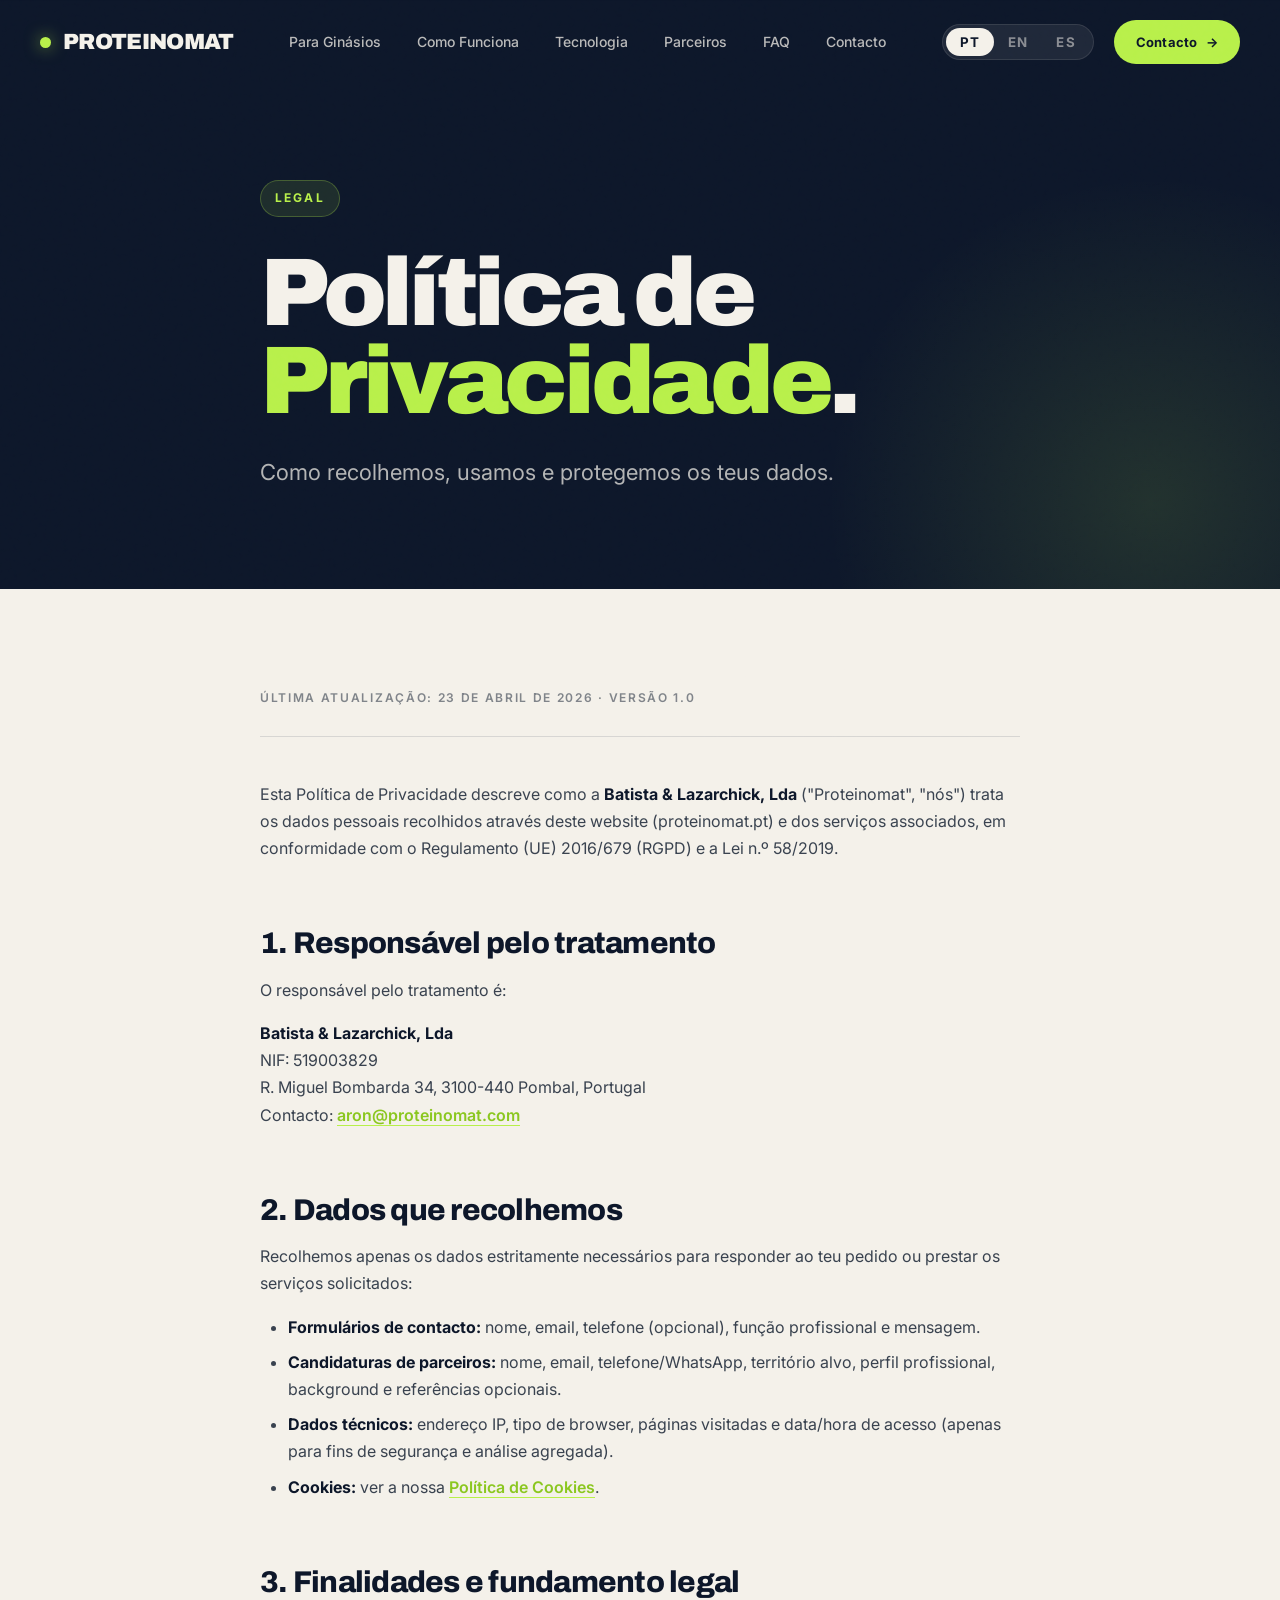
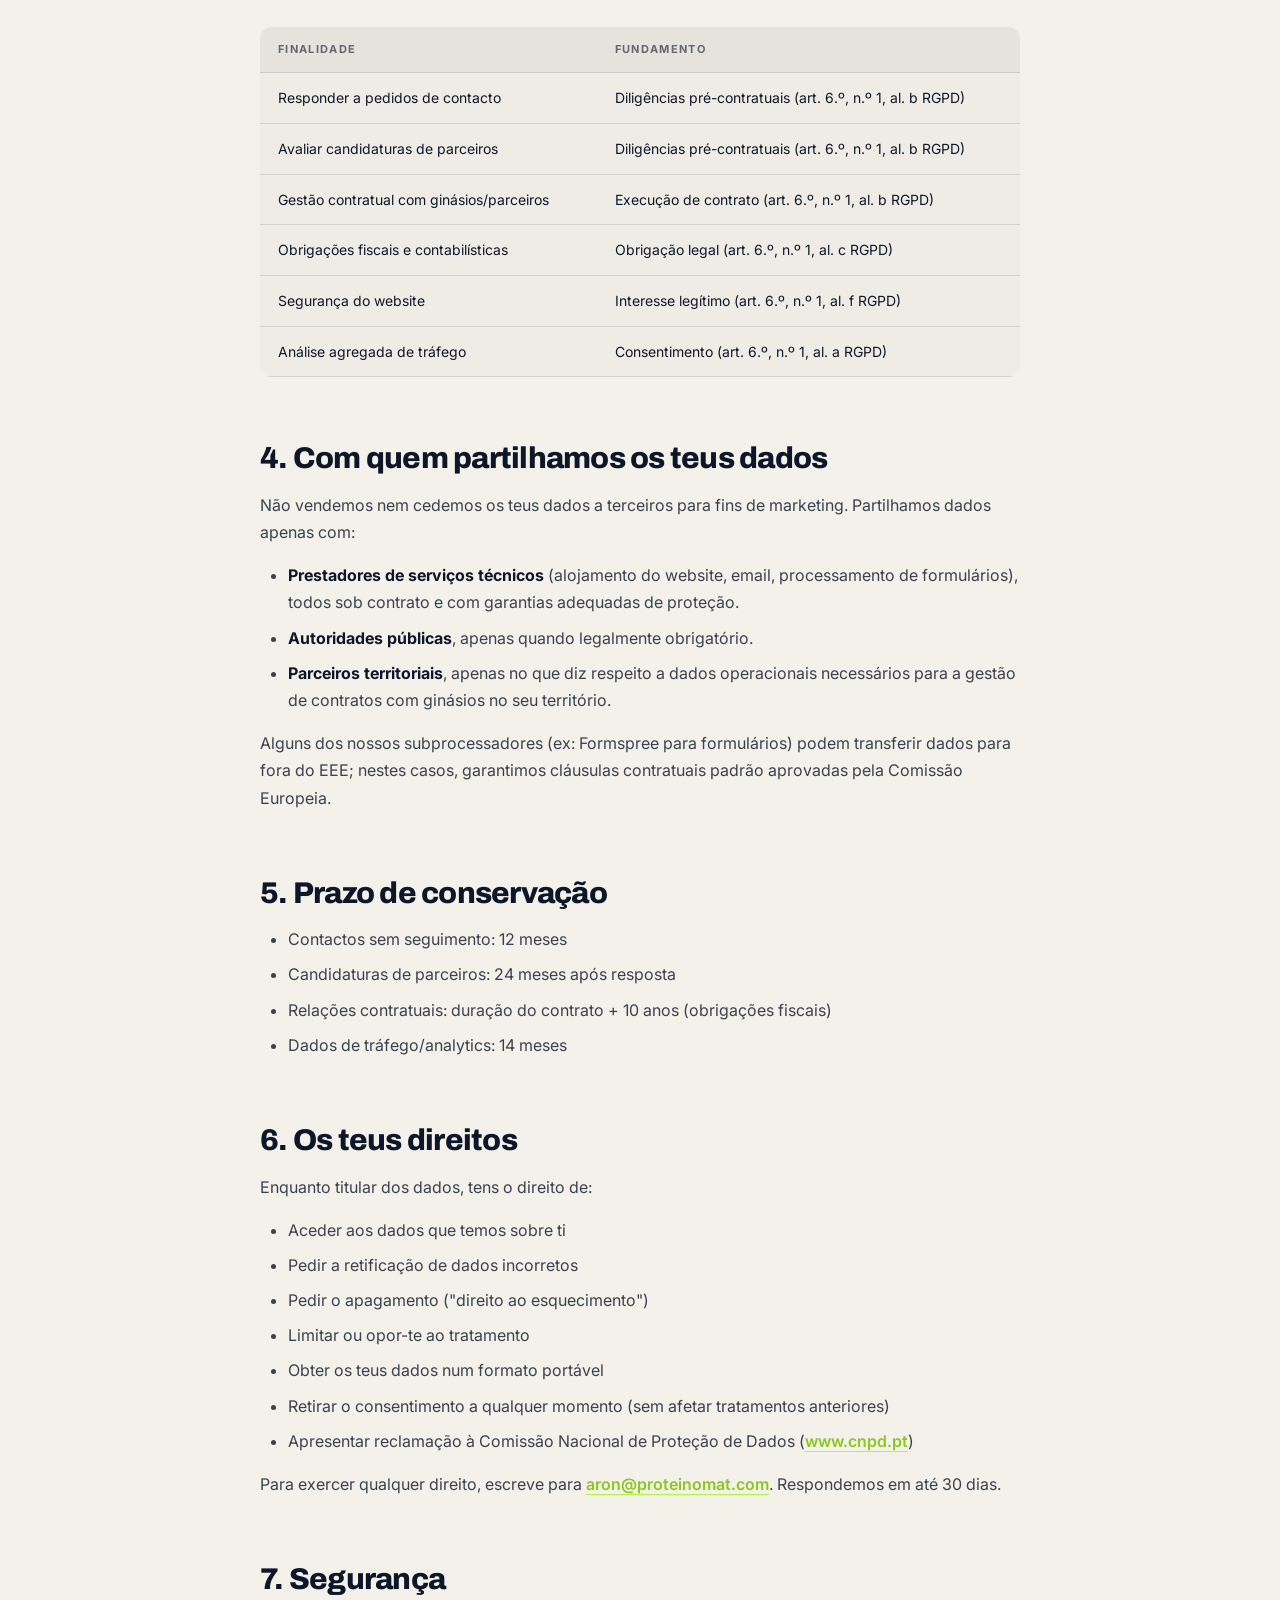
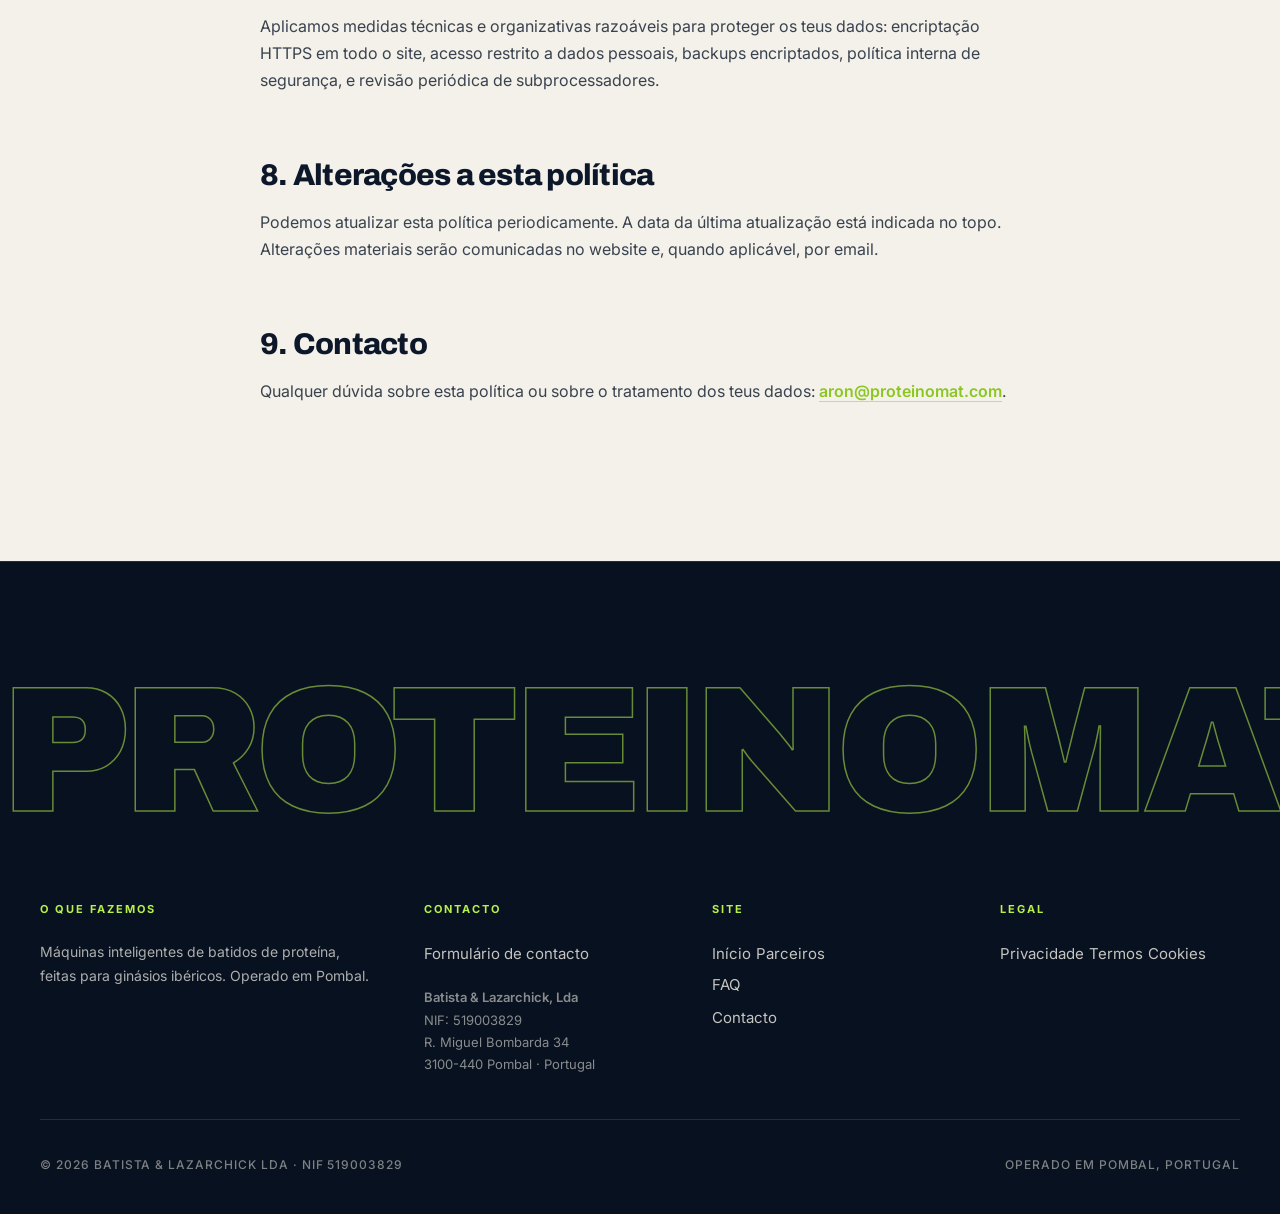
<file: privacy/index.html>
<!DOCTYPE html>
<html lang="pt">
<head>
<meta charset="UTF-8" />
<meta name="viewport" content="width=device-width, initial-scale=1.0" />
<title>Política de Privacidade · Proteinomat</title>
<meta name="description" content="Política de Privacidade da Proteinomat. Como recolhemos, usamos e protegemos os teus dados. RGPD." />
<meta name="robots" content="index, follow" />
<link rel="icon" type="image/svg+xml" href="../favicon.svg" />
<link rel="canonical" href="https://proteinomat.com/privacy/" />
<link rel="alternate" hreflang="pt" href="https://proteinomat.com/privacy/" />
<link rel="alternate" hreflang="en" href="https://proteinomat.com/privacy/" />
<link rel="alternate" hreflang="x-default" href="https://proteinomat.com/privacy/" />
<link rel="preconnect" href="https://fonts.googleapis.com" />
<link rel="preconnect" href="https://fonts.gstatic.com" crossorigin />
<link href="https://fonts.googleapis.com/css2?family=Archivo:wght@500;600;700;800;900&family=Inter:wght@400;500;600;700&display=swap" rel="stylesheet" />
<link rel="stylesheet" href="../assets/css/main.css?v=40" />
</head>
<body class="lang-pt">

<nav class="top">
  <div class="inner">
    <a href="../index.html" class="logo"><span class="dot"></span>PROTEINOMAT</a>
    <ul class="nav-links">
      <li><a href="../para-ginasios/index.html" data-lang="pt">Para Ginásios</a><a href="../para-ginasios/index.html" data-lang="en">For Gyms</a></li>
      <li><a href="../index.html#how" data-lang="pt">Como Funciona</a><a href="../index.html#how" data-lang="en">How It Works</a></li>
      <li><a href="../index.html#tech" data-lang="pt">Tecnologia</a><a href="../index.html#tech" data-lang="en">Technology</a></li>
      <li><a href="../partners/index.html" data-lang="pt">Parceiros</a><a href="../partners/index.html" data-lang="en">Partners</a></li>
      <li><a href="../faq/index.html">FAQ</a></li>
      <li><a href="../index.html#contact" data-lang="pt">Contacto</a><a href="../index.html#contact" data-lang="en">Contact</a></li>
    </ul>
    <div class="nav-right">
      <div class="lang">
        <button data-set-lang="pt">PT</button>
        <button data-set-lang="en">EN</button>
        <button data-set-lang="es">ES</button>
      </div>
      <a href="../index.html#contact" class="btn-nav">
        <span data-lang="pt">Contacto</span><span data-lang="en">Contact</span><span>→</span>
      </a>
      <button class="menu-toggle" id="menuToggle" aria-label="Menu">☰</button>
    </div>
  </div>
</nav>

<div class="mobile-menu" id="mobileMenu">
  <a href="../para-ginasios/index.html" data-lang="pt">Para Ginásios</a><a href="../para-ginasios/index.html" data-lang="en">For Gyms</a>
  <a href="../index.html#how" data-lang="pt">Como Funciona</a><a href="../index.html#how" data-lang="en">How It Works</a>
  <a href="../index.html#tech" data-lang="pt">Tecnologia</a><a href="../index.html#tech" data-lang="en">Technology</a>
  <a href="../partners/index.html" data-lang="pt">Parceiros</a><a href="../partners/index.html" data-lang="en">Partners</a>
  <a href="../faq/index.html">FAQ</a>
  <a href="../index.html#contact" data-lang="pt">Contacto</a><a href="../index.html#contact" data-lang="en">Contact</a>
</div>

<section class="page-hero">
  <div class="container-narrow">
    <div class="eyebrow"><span data-lang="pt">Legal</span><span data-lang="en">Legal</span></div>
    <h1 data-lang="pt">Política de <span class="accent">Privacidade</span>.</h1>
    <h1 data-lang="en"><span class="accent">Privacy</span> Policy.</h1>
    <p class="lead" data-lang="pt">Como recolhemos, usamos e protegemos os teus dados.</p>
    <p class="lead" data-lang="en">How we collect, use, and protect your data.</p>
  </div>
</section>

<section class="longform">
  <div class="container-narrow">

    <!-- PORTUGUESE -->
    <div data-lang="pt">
      <div class="meta">Última atualização: 23 de Abril de 2026 · Versão 1.0</div>

      <p>Esta Política de Privacidade descreve como a <strong>Batista &amp; Lazarchick, Lda</strong> ("Proteinomat", "nós") trata os dados pessoais recolhidos através deste website (proteinomat.pt) e dos serviços associados, em conformidade com o Regulamento (UE) 2016/679 (RGPD) e a Lei n.º 58/2019.</p>

      <h2>1. Responsável pelo tratamento</h2>
      <p>O responsável pelo tratamento é:</p>
      <p>
        <strong>Batista &amp; Lazarchick, Lda</strong><br>
        NIF: 519003829<br>
        R. Miguel Bombarda 34, 3100-440 Pombal, Portugal<br>
        Contacto: <a href="mailto:aron@proteinomat.com">aron@proteinomat.com</a>
      </p>

      <h2>2. Dados que recolhemos</h2>
      <p>Recolhemos apenas os dados estritamente necessários para responder ao teu pedido ou prestar os serviços solicitados:</p>
      <ul>
        <li><strong>Formulários de contacto:</strong> nome, email, telefone (opcional), função profissional e mensagem.</li>
        <li><strong>Candidaturas de parceiros:</strong> nome, email, telefone/WhatsApp, território alvo, perfil profissional, background e referências opcionais.</li>
        <li><strong>Dados técnicos:</strong> endereço IP, tipo de browser, páginas visitadas e data/hora de acesso (apenas para fins de segurança e análise agregada).</li>
        <li><strong>Cookies:</strong> ver a nossa <a href="../cookies/index.html">Política de Cookies</a>.</li>
      </ul>

      <h2>3. Finalidades e fundamento legal</h2>
      <table>
        <tr>
          <th>Finalidade</th>
          <th>Fundamento</th>
        </tr>
        <tr><td>Responder a pedidos de contacto</td><td>Diligências pré-contratuais (art. 6.º, n.º 1, al. b RGPD)</td></tr>
        <tr><td>Avaliar candidaturas de parceiros</td><td>Diligências pré-contratuais (art. 6.º, n.º 1, al. b RGPD)</td></tr>
        <tr><td>Gestão contratual com ginásios/parceiros</td><td>Execução de contrato (art. 6.º, n.º 1, al. b RGPD)</td></tr>
        <tr><td>Obrigações fiscais e contabilísticas</td><td>Obrigação legal (art. 6.º, n.º 1, al. c RGPD)</td></tr>
        <tr><td>Segurança do website</td><td>Interesse legítimo (art. 6.º, n.º 1, al. f RGPD)</td></tr>
        <tr><td>Análise agregada de tráfego</td><td>Consentimento (art. 6.º, n.º 1, al. a RGPD)</td></tr>
      </table>

      <h2>4. Com quem partilhamos os teus dados</h2>
      <p>Não vendemos nem cedemos os teus dados a terceiros para fins de marketing. Partilhamos dados apenas com:</p>
      <ul>
        <li><strong>Prestadores de serviços técnicos</strong> (alojamento do website, email, processamento de formulários), todos sob contrato e com garantias adequadas de proteção.</li>
        <li><strong>Autoridades públicas</strong>, apenas quando legalmente obrigatório.</li>
        <li><strong>Parceiros territoriais</strong>, apenas no que diz respeito a dados operacionais necessários para a gestão de contratos com ginásios no seu território.</li>
      </ul>
      <p>Alguns dos nossos subprocessadores (ex: Formspree para formulários) podem transferir dados para fora do EEE; nestes casos, garantimos cláusulas contratuais padrão aprovadas pela Comissão Europeia.</p>

      <h2>5. Prazo de conservação</h2>
      <ul>
        <li>Contactos sem seguimento: 12 meses</li>
        <li>Candidaturas de parceiros: 24 meses após resposta</li>
        <li>Relações contratuais: duração do contrato + 10 anos (obrigações fiscais)</li>
        <li>Dados de tráfego/analytics: 14 meses</li>
      </ul>

      <h2>6. Os teus direitos</h2>
      <p>Enquanto titular dos dados, tens o direito de:</p>
      <ul>
        <li>Aceder aos dados que temos sobre ti</li>
        <li>Pedir a retificação de dados incorretos</li>
        <li>Pedir o apagamento ("direito ao esquecimento")</li>
        <li>Limitar ou opor-te ao tratamento</li>
        <li>Obter os teus dados num formato portável</li>
        <li>Retirar o consentimento a qualquer momento (sem afetar tratamentos anteriores)</li>
        <li>Apresentar reclamação à Comissão Nacional de Proteção de Dados (<a href="https://www.cnpd.pt" target="_blank" rel="noopener">www.cnpd.pt</a>)</li>
      </ul>
      <p>Para exercer qualquer direito, escreve para <a href="mailto:aron@proteinomat.com">aron@proteinomat.com</a>. Respondemos em até 30 dias.</p>

      <h2>7. Segurança</h2>
      <p>Aplicamos medidas técnicas e organizativas razoáveis para proteger os teus dados: encriptação HTTPS em todo o site, acesso restrito a dados pessoais, backups encriptados, política interna de segurança, e revisão periódica de subprocessadores.</p>

      <h2>8. Alterações a esta política</h2>
      <p>Podemos atualizar esta política periodicamente. A data da última atualização está indicada no topo. Alterações materiais serão comunicadas no website e, quando aplicável, por email.</p>

      <h2>9. Contacto</h2>
      <p>Qualquer dúvida sobre esta política ou sobre o tratamento dos teus dados: <a href="mailto:aron@proteinomat.com">aron@proteinomat.com</a>.</p>
    </div>

    <!-- ENGLISH -->
    <div data-lang="en">
      <div class="meta">Last updated: 23 April 2026 · Version 1.0</div>

      <p>This Privacy Policy describes how <strong>Batista &amp; Lazarchick, Lda</strong> ("Proteinomat", "we") handles personal data collected through this website (proteinomat.pt) and related services, in compliance with Regulation (EU) 2016/679 (GDPR) and Portuguese Law 58/2019.</p>

      <h2>1. Data controller</h2>
      <p>The data controller is:</p>
      <p>
        <strong>Batista &amp; Lazarchick, Lda</strong><br>
        Tax ID: 519003829<br>
        R. Miguel Bombarda 34, 3100-440 Pombal, Portugal<br>
        Contact: <a href="mailto:aron@proteinomat.com">aron@proteinomat.com</a>
      </p>

      <h2>2. Data we collect</h2>
      <p>We only collect data strictly necessary to respond to your request or deliver the services you've asked for:</p>
      <ul>
        <li><strong>Contact forms:</strong> name, email, optional phone, role, and message.</li>
        <li><strong>Partner applications:</strong> name, email, phone/WhatsApp, target territory, professional profile, background, and optional references.</li>
        <li><strong>Technical data:</strong> IP address, browser type, pages visited, and access timestamps (for security and aggregate analytics).</li>
        <li><strong>Cookies:</strong> see our <a href="../cookies/index.html">Cookie Policy</a>.</li>
      </ul>

      <h2>3. Purposes and legal basis</h2>
      <table>
        <tr><th>Purpose</th><th>Legal basis</th></tr>
        <tr><td>Responding to contact requests</td><td>Pre-contractual steps (Art. 6(1)(b) GDPR)</td></tr>
        <tr><td>Evaluating partner applications</td><td>Pre-contractual steps (Art. 6(1)(b) GDPR)</td></tr>
        <tr><td>Managing contracts with gyms/partners</td><td>Contract performance (Art. 6(1)(b) GDPR)</td></tr>
        <tr><td>Tax and accounting obligations</td><td>Legal obligation (Art. 6(1)(c) GDPR)</td></tr>
        <tr><td>Website security</td><td>Legitimate interest (Art. 6(1)(f) GDPR)</td></tr>
        <tr><td>Aggregate traffic analysis</td><td>Consent (Art. 6(1)(a) GDPR)</td></tr>
      </table>

      <h2>4. Who we share your data with</h2>
      <p>We don't sell or share your data with third parties for marketing. We share data only with:</p>
      <ul>
        <li><strong>Technical service providers</strong> (website hosting, email, form processing), all under contract with appropriate protection guarantees.</li>
        <li><strong>Public authorities</strong>, only when legally required.</li>
        <li><strong>Territory partners</strong>, only for operational data needed to manage gym contracts in their territory.</li>
      </ul>
      <p>Some of our subprocessors (e.g. Formspree for forms) may transfer data outside the EEA; in such cases we ensure EU-approved standard contractual clauses are in place.</p>

      <h2>5. Retention periods</h2>
      <ul>
        <li>Unfollowed-up contacts: 12 months</li>
        <li>Partner applications: 24 months after our response</li>
        <li>Contractual relationships: contract duration + 10 years (tax obligations)</li>
        <li>Traffic/analytics data: 14 months</li>
      </ul>

      <h2>6. Your rights</h2>
      <p>As a data subject, you have the right to:</p>
      <ul>
        <li>Access the data we hold about you</li>
        <li>Request rectification of inaccurate data</li>
        <li>Request erasure ("right to be forgotten")</li>
        <li>Restrict or object to processing</li>
        <li>Obtain your data in a portable format</li>
        <li>Withdraw consent at any time (without affecting prior processing)</li>
        <li>Lodge a complaint with the Portuguese Data Protection Authority (<a href="https://www.cnpd.pt" target="_blank" rel="noopener">www.cnpd.pt</a>)</li>
      </ul>
      <p>To exercise any right, email <a href="mailto:aron@proteinomat.com">aron@proteinomat.com</a>. We respond within 30 days.</p>

      <h2>7. Security</h2>
      <p>We apply reasonable technical and organizational measures: HTTPS encryption site-wide, restricted access to personal data, encrypted backups, internal security policy, and periodic subprocessor review.</p>

      <h2>8. Changes to this policy</h2>
      <p>We may update this policy periodically. The last update date is shown at the top. Material changes will be communicated on the website and, where applicable, by email.</p>

      <h2>9. Contact</h2>
      <p>Any questions about this policy or the processing of your data: <a href="mailto:aron@proteinomat.com">aron@proteinomat.com</a>.</p>
    </div>

  </div>
</section>

<footer>
  <div class="container">
    <div class="footer-big">
      <div class="footer-big-track"><span>PROTEINOMAT</span><span>PROTEINOMAT</span><span>PROTEINOMAT</span><span>PROTEINOMAT</span><span>PROTEINOMAT</span><span>PROTEINOMAT</span><span>PROTEINOMAT</span><span>PROTEINOMAT</span></div>
    </div>
    <div class="footer-grid">
      <div class="footer-col">
        <h5 data-lang="pt">O que fazemos</h5><h5 data-lang="en">What we do</h5><p data-lang="pt">Máquinas inteligentes de batidos de proteína, feitas para ginásios ibéricos. Operado em Pombal.</p>
        <p data-lang="en">Smart protein shake vending machines, built for Iberian gyms. Operated from Pombal.</p>
      </div>
      <div class="footer-col">
        <h5 data-lang="pt">Contacto</h5><h5 data-lang="en">Contact</h5>
        <a data-lang="pt" href="../index.html#contact">Formulário de contacto</a><a data-lang="en" href="../index.html#contact">Contact form</a>
        <p class="footer-address">
          <strong>Batista &amp; Lazarchick, Lda</strong><br>
          NIF: 519003829<br>
          R. Miguel Bombarda 34<br>
          3100-440 Pombal · Portugal
        </p>
      </div>
      <div class="footer-col">
        <h5 data-lang="pt">Site</h5><h5 data-lang="en">Site</h5>
        <a href="../index.html" data-lang="pt">Início</a><a href="../index.html" data-lang="en">Home</a>
        <a href="../partners/index.html" data-lang="pt">Parceiros</a><a href="../partners/index.html" data-lang="en">Partners</a>
        <a href="../faq/index.html">FAQ</a>
        <a href="../index.html#contact" data-lang="pt">Contacto</a><a href="../index.html#contact" data-lang="en">Contact</a>
      </div>
      <div class="footer-col">
        <h5>Legal</h5>
        <a href="../privacy/index.html" data-lang="pt">Privacidade</a><a href="../privacy/index.html" data-lang="en">Privacy</a>
        <a href="../terms/index.html" data-lang="pt">Termos</a><a href="../terms/index.html" data-lang="en">Terms</a>
        <a href="../cookies/index.html" data-lang="pt">Cookies</a><a href="../cookies/index.html" data-lang="en">Cookies</a>
      </div>
    </div>
    <div class="footer-bottom">
      <div>© 2026 BATISTA &amp; LAZARCHICK LDA · NIF 519003829</div>
      <div data-lang="pt">OPERADO EM POMBAL, PORTUGAL</div>
      <div data-lang="en">OPERATED FROM POMBAL, PORTUGAL</div>
    </div>
  </div>
</footer>



<script src="../assets/js/main.js?v=40"></script>
</body>
</html>
</file>
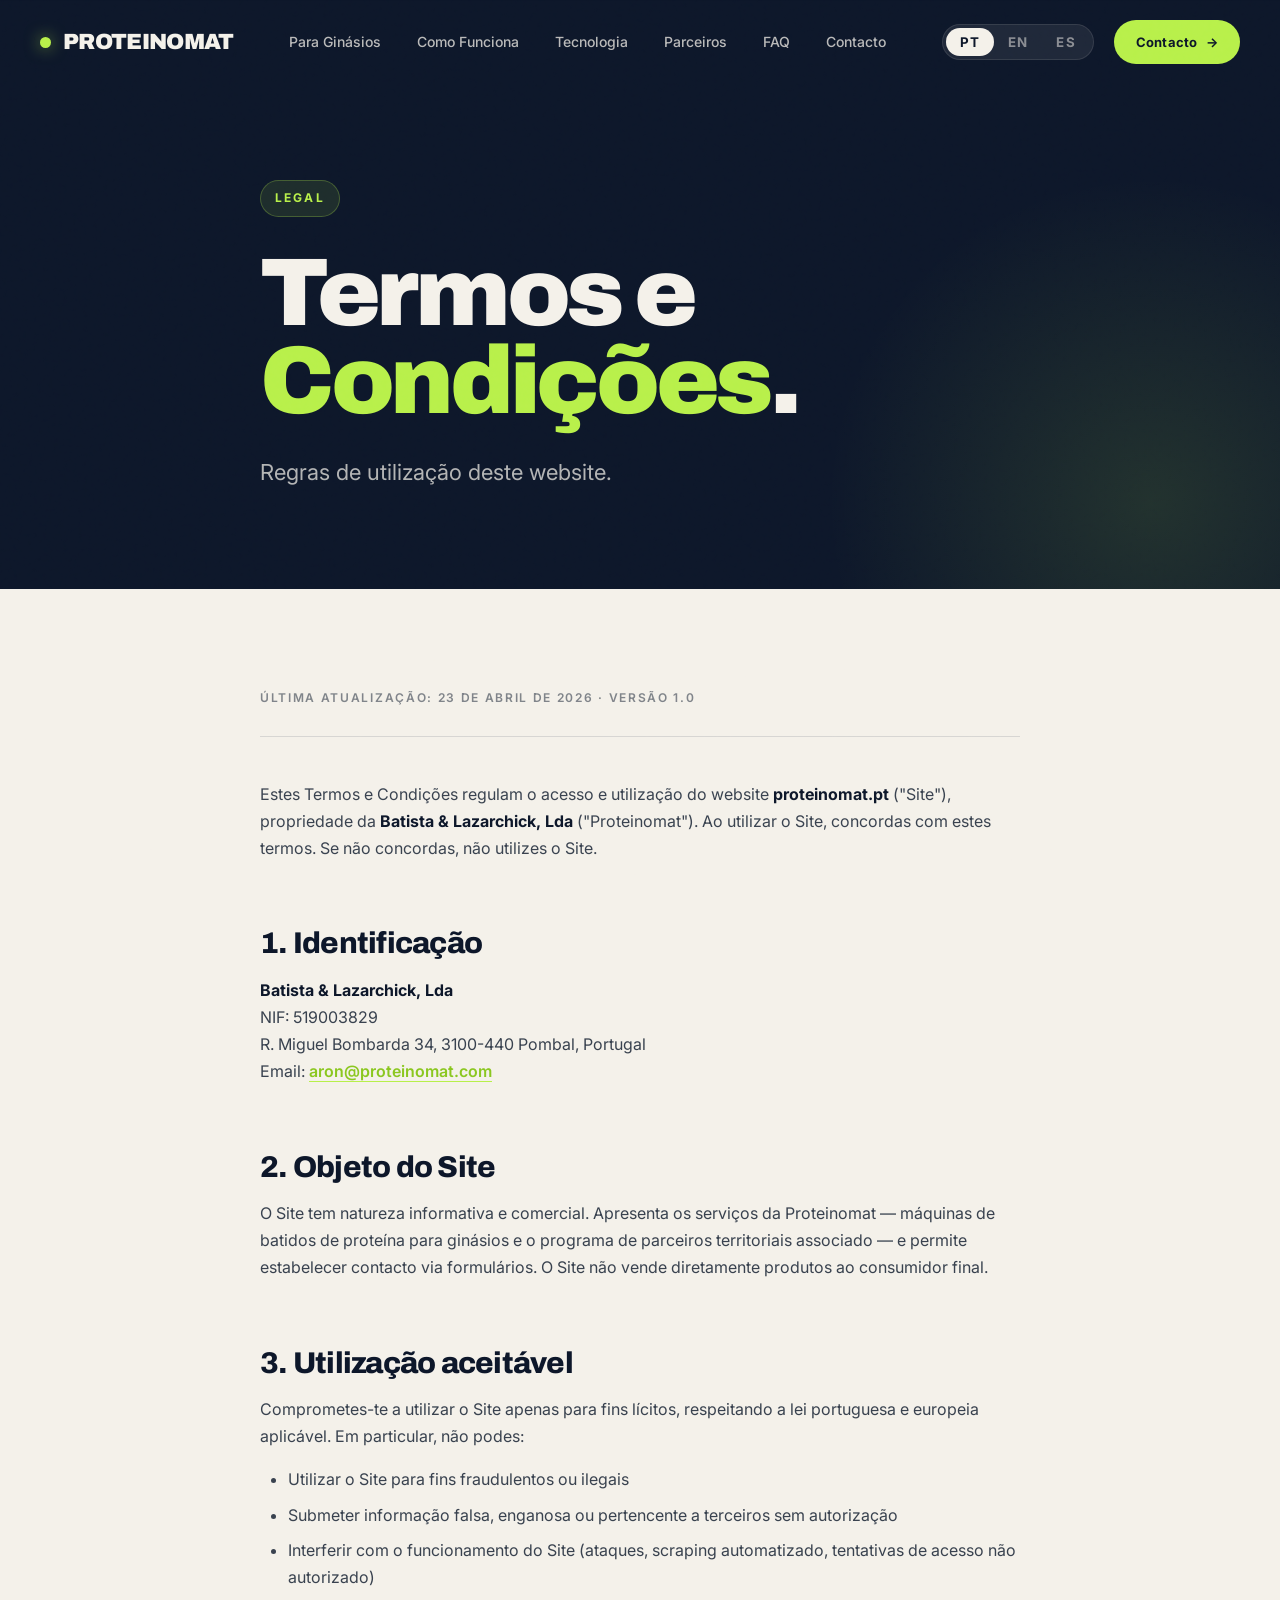
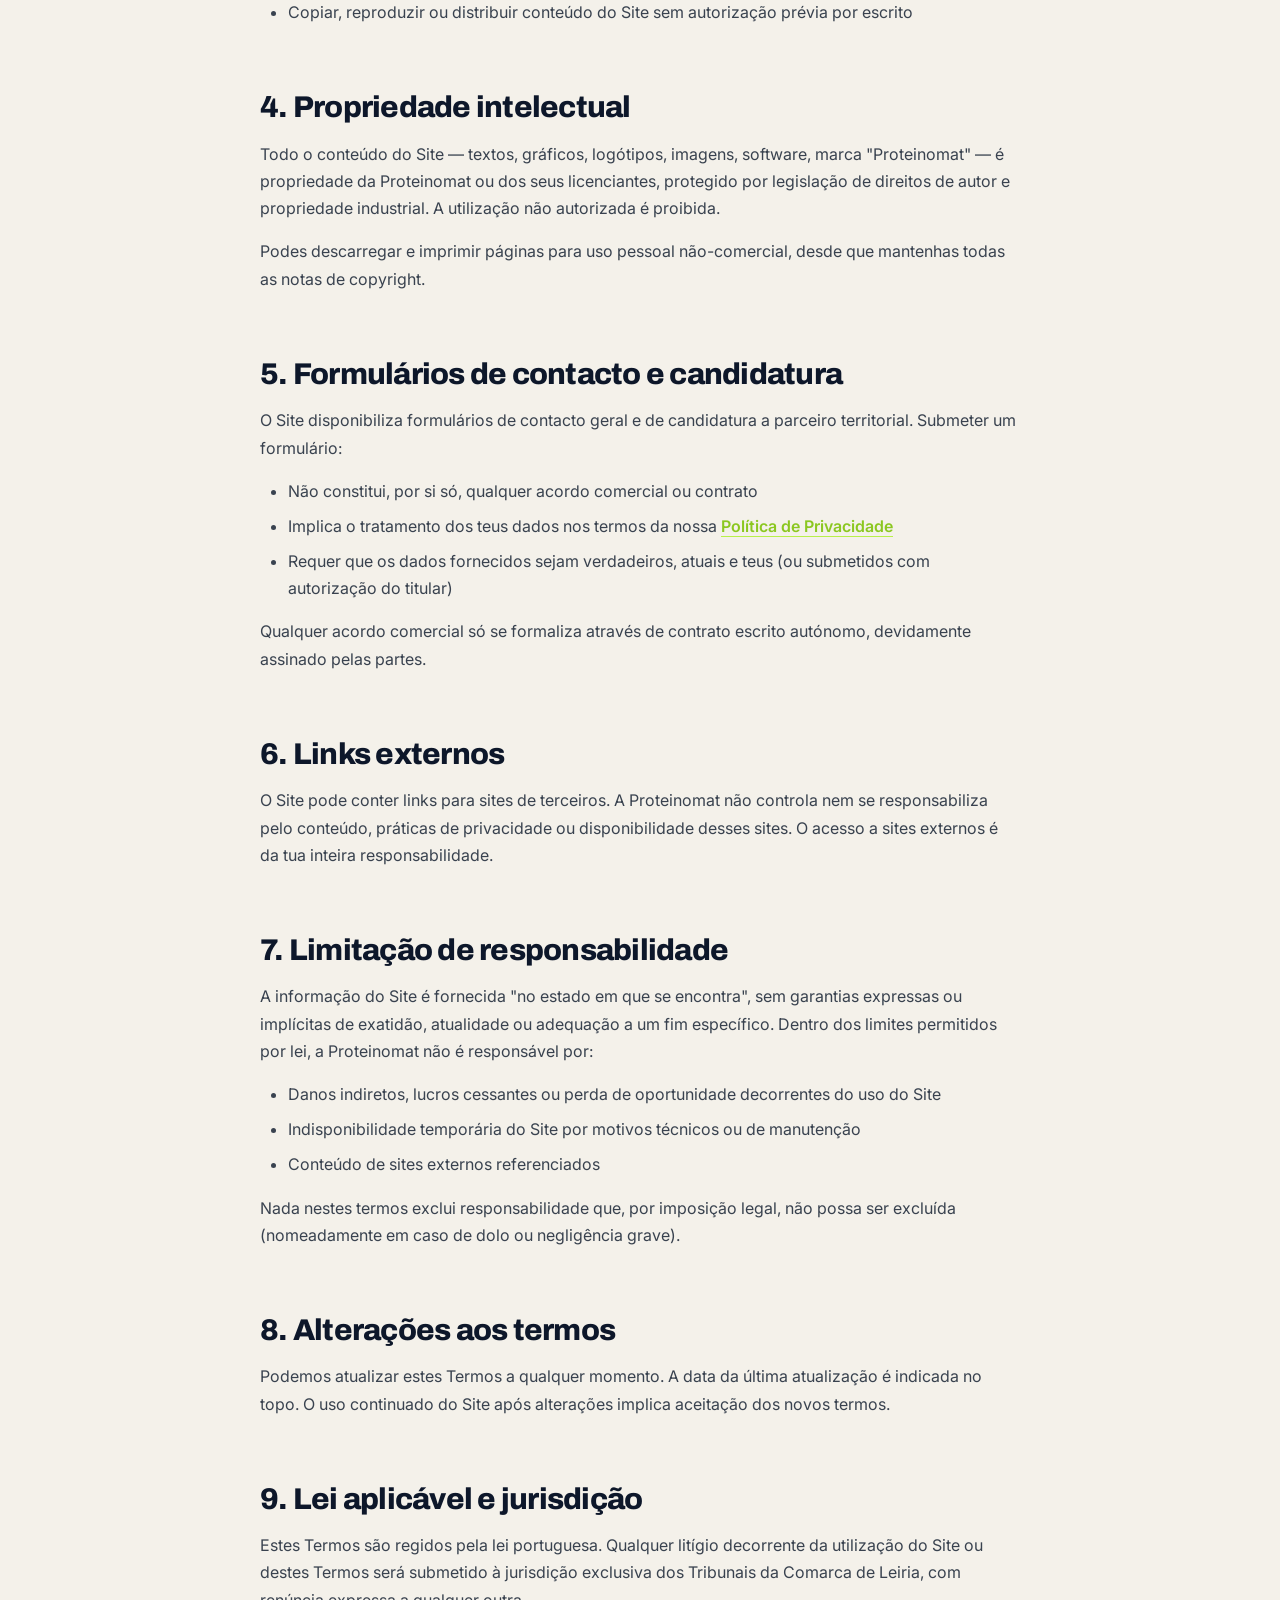
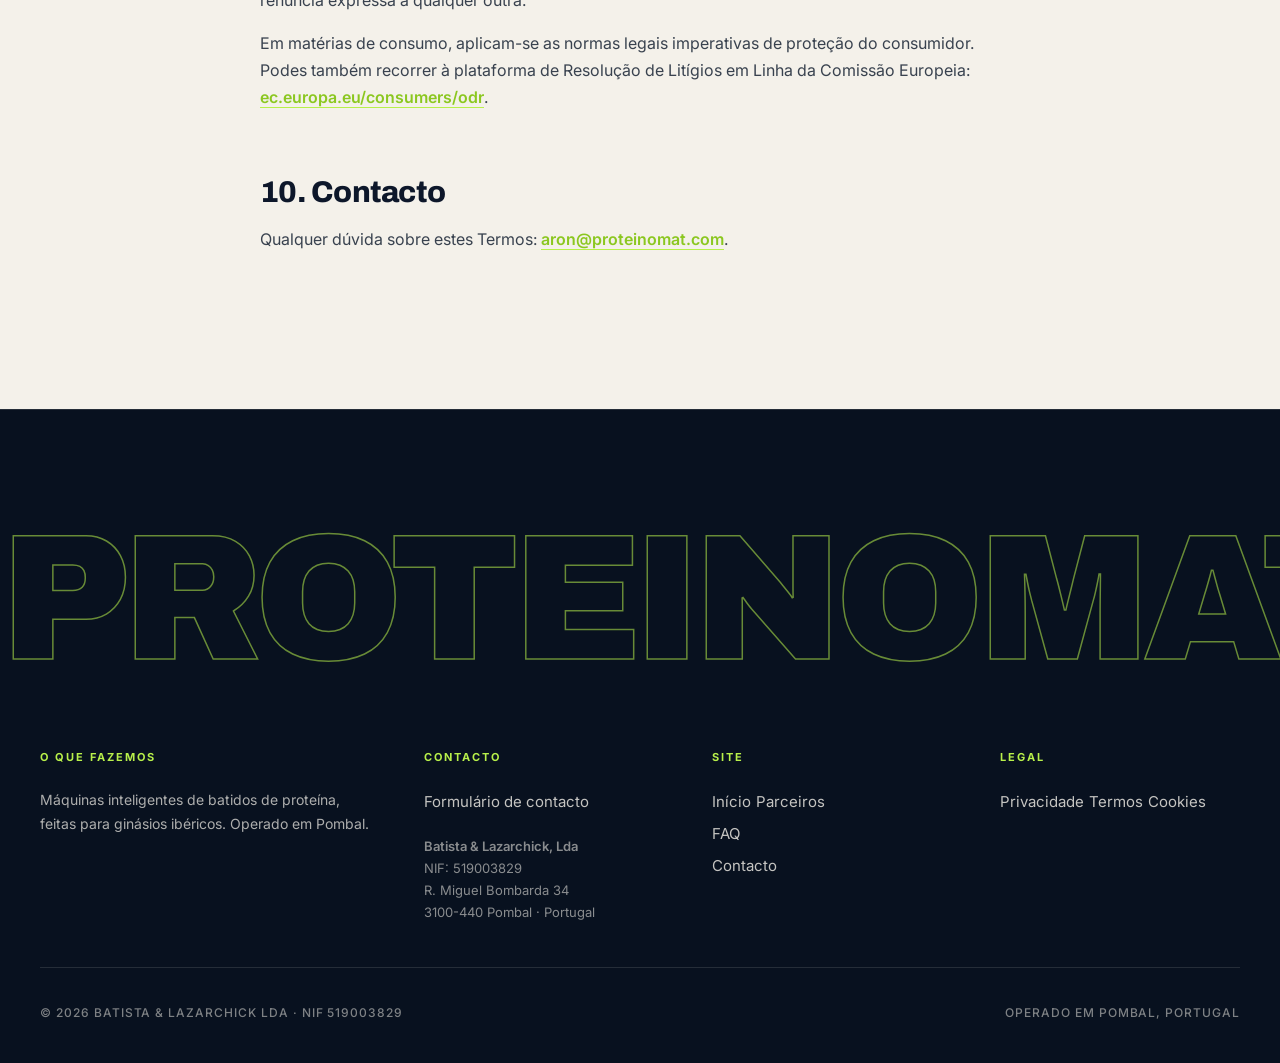
<file: terms/index.html>
<!DOCTYPE html>
<html lang="pt">
<head>
<meta charset="UTF-8" />
<meta name="viewport" content="width=device-width, initial-scale=1.0" />
<title>Termos e Condições · Proteinomat</title>
<meta name="description" content="Termos e Condições de utilização do website proteinomat.pt." />
<meta name="robots" content="index, follow" />
<link rel="icon" type="image/svg+xml" href="../favicon.svg" />
<link rel="canonical" href="https://proteinomat.com/terms/" />
<link rel="alternate" hreflang="pt" href="https://proteinomat.com/terms/" />
<link rel="alternate" hreflang="en" href="https://proteinomat.com/terms/" />
<link rel="alternate" hreflang="x-default" href="https://proteinomat.com/terms/" />
<link rel="preconnect" href="https://fonts.googleapis.com" />
<link rel="preconnect" href="https://fonts.gstatic.com" crossorigin />
<link href="https://fonts.googleapis.com/css2?family=Archivo:wght@500;600;700;800;900&family=Inter:wght@400;500;600;700&display=swap" rel="stylesheet" />
<link rel="stylesheet" href="../assets/css/main.css?v=40" />
</head>
<body class="lang-pt">

<nav class="top">
  <div class="inner">
    <a href="../index.html" class="logo"><span class="dot"></span>PROTEINOMAT</a>
    <ul class="nav-links">
      <li><a href="../para-ginasios/index.html" data-lang="pt">Para Ginásios</a><a href="../para-ginasios/index.html" data-lang="en">For Gyms</a></li>
      <li><a href="../index.html#how" data-lang="pt">Como Funciona</a><a href="../index.html#how" data-lang="en">How It Works</a></li>
      <li><a href="../index.html#tech" data-lang="pt">Tecnologia</a><a href="../index.html#tech" data-lang="en">Technology</a></li>
      <li><a href="../partners/index.html" data-lang="pt">Parceiros</a><a href="../partners/index.html" data-lang="en">Partners</a></li>
      <li><a href="../faq/index.html">FAQ</a></li>
      <li><a href="../index.html#contact" data-lang="pt">Contacto</a><a href="../index.html#contact" data-lang="en">Contact</a></li>
    </ul>
    <div class="nav-right">
      <div class="lang">
        <button data-set-lang="pt">PT</button>
        <button data-set-lang="en">EN</button>
        <button data-set-lang="es">ES</button>
      </div>
      <a href="../index.html#contact" class="btn-nav">
        <span data-lang="pt">Contacto</span><span data-lang="en">Contact</span><span>→</span>
      </a>
      <button class="menu-toggle" id="menuToggle" aria-label="Menu">☰</button>
    </div>
  </div>
</nav>

<div class="mobile-menu" id="mobileMenu">
  <a href="../para-ginasios/index.html" data-lang="pt">Para Ginásios</a><a href="../para-ginasios/index.html" data-lang="en">For Gyms</a>
  <a href="../index.html#how" data-lang="pt">Como Funciona</a><a href="../index.html#how" data-lang="en">How It Works</a>
  <a href="../index.html#tech" data-lang="pt">Tecnologia</a><a href="../index.html#tech" data-lang="en">Technology</a>
  <a href="../partners/index.html" data-lang="pt">Parceiros</a><a href="../partners/index.html" data-lang="en">Partners</a>
  <a href="../faq/index.html">FAQ</a>
  <a href="../index.html#contact" data-lang="pt">Contacto</a><a href="../index.html#contact" data-lang="en">Contact</a>
</div>

<section class="page-hero">
  <div class="container-narrow">
    <div class="eyebrow"><span data-lang="pt">Legal</span><span data-lang="en">Legal</span></div>
    <h1 data-lang="pt">Termos e <span class="accent">Condições</span>.</h1>
    <h1 data-lang="en">Terms &amp; <span class="accent">Conditions</span>.</h1>
    <p class="lead" data-lang="pt">Regras de utilização deste website.</p>
    <p class="lead" data-lang="en">Rules for using this website.</p>
  </div>
</section>

<section class="longform">
  <div class="container-narrow">

    <!-- PT -->
    <div data-lang="pt">
      <div class="meta">Última atualização: 23 de Abril de 2026 · Versão 1.0</div>

      <p>Estes Termos e Condições regulam o acesso e utilização do website <strong>proteinomat.pt</strong> ("Site"), propriedade da <strong>Batista &amp; Lazarchick, Lda</strong> ("Proteinomat"). Ao utilizar o Site, concordas com estes termos. Se não concordas, não utilizes o Site.</p>

      <h2>1. Identificação</h2>
      <p>
        <strong>Batista &amp; Lazarchick, Lda</strong><br>
        NIF: 519003829<br>
        R. Miguel Bombarda 34, 3100-440 Pombal, Portugal<br>
        Email: <a href="mailto:aron@proteinomat.com">aron@proteinomat.com</a>
      </p>

      <h2>2. Objeto do Site</h2>
      <p>O Site tem natureza informativa e comercial. Apresenta os serviços da Proteinomat — máquinas de batidos de proteína para ginásios e o programa de parceiros territoriais associado — e permite estabelecer contacto via formulários. O Site não vende diretamente produtos ao consumidor final.</p>

      <h2>3. Utilização aceitável</h2>
      <p>Comprometes-te a utilizar o Site apenas para fins lícitos, respeitando a lei portuguesa e europeia aplicável. Em particular, não podes:</p>
      <ul>
        <li>Utilizar o Site para fins fraudulentos ou ilegais</li>
        <li>Submeter informação falsa, enganosa ou pertencente a terceiros sem autorização</li>
        <li>Interferir com o funcionamento do Site (ataques, scraping automatizado, tentativas de acesso não autorizado)</li>
        <li>Copiar, reproduzir ou distribuir conteúdo do Site sem autorização prévia por escrito</li>
      </ul>

      <h2>4. Propriedade intelectual</h2>
      <p>Todo o conteúdo do Site — textos, gráficos, logótipos, imagens, software, marca "Proteinomat" — é propriedade da Proteinomat ou dos seus licenciantes, protegido por legislação de direitos de autor e propriedade industrial. A utilização não autorizada é proibida.</p>
      <p>Podes descarregar e imprimir páginas para uso pessoal não-comercial, desde que mantenhas todas as notas de copyright.</p>

      <h2>5. Formulários de contacto e candidatura</h2>
      <p>O Site disponibiliza formulários de contacto geral e de candidatura a parceiro territorial. Submeter um formulário:</p>
      <ul>
        <li>Não constitui, por si só, qualquer acordo comercial ou contrato</li>
        <li>Implica o tratamento dos teus dados nos termos da nossa <a href="../privacy/index.html">Política de Privacidade</a></li>
        <li>Requer que os dados fornecidos sejam verdadeiros, atuais e teus (ou submetidos com autorização do titular)</li>
      </ul>
      <p>Qualquer acordo comercial só se formaliza através de contrato escrito autónomo, devidamente assinado pelas partes.</p>

      <h2>6. Links externos</h2>
      <p>O Site pode conter links para sites de terceiros. A Proteinomat não controla nem se responsabiliza pelo conteúdo, práticas de privacidade ou disponibilidade desses sites. O acesso a sites externos é da tua inteira responsabilidade.</p>

      <h2>7. Limitação de responsabilidade</h2>
      <p>A informação do Site é fornecida "no estado em que se encontra", sem garantias expressas ou implícitas de exatidão, atualidade ou adequação a um fim específico. Dentro dos limites permitidos por lei, a Proteinomat não é responsável por:</p>
      <ul>
        <li>Danos indiretos, lucros cessantes ou perda de oportunidade decorrentes do uso do Site</li>
        <li>Indisponibilidade temporária do Site por motivos técnicos ou de manutenção</li>
        <li>Conteúdo de sites externos referenciados</li>
      </ul>
      <p>Nada nestes termos exclui responsabilidade que, por imposição legal, não possa ser excluída (nomeadamente em caso de dolo ou negligência grave).</p>

      <h2>8. Alterações aos termos</h2>
      <p>Podemos atualizar estes Termos a qualquer momento. A data da última atualização é indicada no topo. O uso continuado do Site após alterações implica aceitação dos novos termos.</p>

      <h2>9. Lei aplicável e jurisdição</h2>
      <p>Estes Termos são regidos pela lei portuguesa. Qualquer litígio decorrente da utilização do Site ou destes Termos será submetido à jurisdição exclusiva dos Tribunais da Comarca de Leiria, com renúncia expressa a qualquer outra.</p>
      <p>Em matérias de consumo, aplicam-se as normas legais imperativas de proteção do consumidor. Podes também recorrer à plataforma de Resolução de Litígios em Linha da Comissão Europeia: <a href="https://ec.europa.eu/consumers/odr" target="_blank" rel="noopener">ec.europa.eu/consumers/odr</a>.</p>

      <h2>10. Contacto</h2>
      <p>Qualquer dúvida sobre estes Termos: <a href="mailto:aron@proteinomat.com">aron@proteinomat.com</a>.</p>
    </div>

    <!-- EN -->
    <div data-lang="en">
      <div class="meta">Last updated: 23 April 2026 · Version 1.0</div>

      <p>These Terms and Conditions govern access and use of the website <strong>proteinomat.pt</strong> ("Site"), owned by <strong>Batista &amp; Lazarchick, Lda</strong> ("Proteinomat"). By using the Site, you agree to these terms. If you don't agree, don't use the Site.</p>

      <h2>1. Identification</h2>
      <p>
        <strong>Batista &amp; Lazarchick, Lda</strong><br>
        Tax ID: 519003829<br>
        R. Miguel Bombarda 34, 3100-440 Pombal, Portugal<br>
        Email: <a href="mailto:aron@proteinomat.com">aron@proteinomat.com</a>
      </p>

      <h2>2. Purpose of the Site</h2>
      <p>The Site is informational and commercial. It presents Proteinomat's services — protein shake vending machines for gyms and the associated territory partner program — and allows contact via forms. The Site does not directly sell products to end consumers.</p>

      <h2>3. Acceptable use</h2>
      <p>You agree to use the Site only for lawful purposes, in compliance with Portuguese and EU law. In particular, you may not:</p>
      <ul>
        <li>Use the Site for fraudulent or illegal purposes</li>
        <li>Submit false, misleading, or third-party information without authorization</li>
        <li>Interfere with the Site's operation (attacks, automated scraping, unauthorized access attempts)</li>
        <li>Copy, reproduce, or distribute Site content without prior written authorization</li>
      </ul>

      <h2>4. Intellectual property</h2>
      <p>All Site content — text, graphics, logos, images, software, the "Proteinomat" brand — is owned by Proteinomat or its licensors, protected by copyright and industrial property legislation. Unauthorized use is prohibited.</p>
      <p>You may download and print pages for personal, non-commercial use, provided all copyright notices are preserved.</p>

      <h2>5. Contact and application forms</h2>
      <p>The Site provides general contact and territory-partner application forms. Submitting a form:</p>
      <ul>
        <li>Does not, by itself, constitute any commercial agreement or contract</li>
        <li>Implies processing of your data under our <a href="../privacy/index.html">Privacy Policy</a></li>
        <li>Requires that submitted data be accurate, current, and yours (or submitted with the subject's permission)</li>
      </ul>
      <p>Any commercial agreement is formalized only through a separate written contract, duly signed by both parties.</p>

      <h2>6. External links</h2>
      <p>The Site may contain links to third-party sites. Proteinomat does not control and is not responsible for the content, privacy practices, or availability of such sites. Accessing external sites is at your own risk.</p>

      <h2>7. Limitation of liability</h2>
      <p>Site information is provided "as is", without express or implied guarantees of accuracy, currency, or fitness for a specific purpose. To the extent permitted by law, Proteinomat is not liable for:</p>
      <ul>
        <li>Indirect damages, lost profits, or loss of opportunity arising from Site use</li>
        <li>Temporary Site unavailability due to technical or maintenance reasons</li>
        <li>Content on linked external sites</li>
      </ul>
      <p>Nothing in these terms excludes liability that, by law, cannot be excluded (notably in cases of willful misconduct or gross negligence).</p>

      <h2>8. Changes to terms</h2>
      <p>We may update these Terms at any time. The last update date is shown at the top. Continued use of the Site after changes implies acceptance of the new terms.</p>

      <h2>9. Governing law and jurisdiction</h2>
      <p>These Terms are governed by Portuguese law. Any dispute arising from use of the Site or these Terms shall be submitted to the exclusive jurisdiction of the Courts of the Leiria District, with express waiver of any other.</p>
      <p>For consumer matters, mandatory consumer protection laws apply. You may also use the European Commission's Online Dispute Resolution platform: <a href="https://ec.europa.eu/consumers/odr" target="_blank" rel="noopener">ec.europa.eu/consumers/odr</a>.</p>

      <h2>10. Contact</h2>
      <p>Any questions about these Terms: <a href="mailto:aron@proteinomat.com">aron@proteinomat.com</a>.</p>
    </div>

  </div>
</section>

<footer>
  <div class="container">
    <div class="footer-big">
      <div class="footer-big-track"><span>PROTEINOMAT</span><span>PROTEINOMAT</span><span>PROTEINOMAT</span><span>PROTEINOMAT</span><span>PROTEINOMAT</span><span>PROTEINOMAT</span><span>PROTEINOMAT</span><span>PROTEINOMAT</span></div>
    </div>
    <div class="footer-grid">
      <div class="footer-col">
        <h5 data-lang="pt">O que fazemos</h5><h5 data-lang="en">What we do</h5><p data-lang="pt">Máquinas inteligentes de batidos de proteína, feitas para ginásios ibéricos. Operado em Pombal.</p>
        <p data-lang="en">Smart protein shake vending machines, built for Iberian gyms. Operated from Pombal.</p>
      </div>
      <div class="footer-col">
        <h5 data-lang="pt">Contacto</h5><h5 data-lang="en">Contact</h5>
        <a data-lang="pt" href="../index.html#contact">Formulário de contacto</a><a data-lang="en" href="../index.html#contact">Contact form</a>
        <p class="footer-address">
          <strong>Batista &amp; Lazarchick, Lda</strong><br>
          NIF: 519003829<br>
          R. Miguel Bombarda 34<br>
          3100-440 Pombal · Portugal
        </p>
      </div>
      <div class="footer-col">
        <h5 data-lang="pt">Site</h5><h5 data-lang="en">Site</h5>
        <a href="../index.html" data-lang="pt">Início</a><a href="../index.html" data-lang="en">Home</a>
        <a href="../partners/index.html" data-lang="pt">Parceiros</a><a href="../partners/index.html" data-lang="en">Partners</a>
        <a href="../faq/index.html">FAQ</a>
        <a href="../index.html#contact" data-lang="pt">Contacto</a><a href="../index.html#contact" data-lang="en">Contact</a>
      </div>
      <div class="footer-col">
        <h5>Legal</h5>
        <a href="../privacy/index.html" data-lang="pt">Privacidade</a><a href="../privacy/index.html" data-lang="en">Privacy</a>
        <a href="../terms/index.html" data-lang="pt">Termos</a><a href="../terms/index.html" data-lang="en">Terms</a>
        <a href="../cookies/index.html" data-lang="pt">Cookies</a><a href="../cookies/index.html" data-lang="en">Cookies</a>
      </div>
    </div>
    <div class="footer-bottom">
      <div>© 2026 BATISTA &amp; LAZARCHICK LDA · NIF 519003829</div>
      <div data-lang="pt">OPERADO EM POMBAL, PORTUGAL</div>
      <div data-lang="en">OPERATED FROM POMBAL, PORTUGAL</div>
    </div>
  </div>
</footer>



<script src="../assets/js/main.js?v=40"></script>
</body>
</html>
</file>
<file: assets/css/main.css>
/* ========================================================================
   PROTEINOMAT — stylesheet v2
   Dark navy + electric green + bold display sans
   ======================================================================== */

:root {
  --navy: #0d172a;
  --navy-deep: #08111f;
  --navy-soft: #18243c;
  --green: #B8F04A;
  --green-bright: #C8FF5A;
  --green-deep: #8BC720;
  --paper: #F4F1EA;
  --ink: #0d172a;
  --rust: #FF6B4A;
  --mute: rgba(244,241,234,0.55);
  --mute-dark: rgba(10,22,40,0.55);
  --line-light: rgba(244,241,234,0.12);
  --line-dark: rgba(10,22,40,0.12);
}

* { box-sizing: border-box; margin: 0; padding: 0; }
html { scroll-behavior: smooth; }

body {
  background: var(--navy);
  color: var(--paper);
  font-family: 'Inter', sans-serif;
  font-size: 17px;
  line-height: 1.55;
  overflow-x: hidden;
  -webkit-font-smoothing: antialiased;
  -moz-osx-font-smoothing: grayscale;
}

body::before {
  content: "";
  position: fixed;
  inset: 0;
  pointer-events: none;
  z-index: 1000;
  opacity: 0.05;
  mix-blend-mode: overlay;
  background-image: url("data:image/svg+xml,%3Csvg viewBox='0 0 200 200' xmlns='http://www.w3.org/2000/svg'%3E%3Cfilter id='n'%3E%3CfeTurbulence type='fractalNoise' baseFrequency='0.9' numOctaves='3'/%3E%3C/filter%3E%3Crect width='100%25' height='100%25' filter='url(%23n)'/%3E%3C/svg%3E");
}

a { color: inherit; text-decoration: none; }
img { max-width: 100%; display: block; }

.container { width: 100%; max-width: 1320px; margin: 0 auto; padding: 0 40px; }
.container-narrow { width: 100%; max-width: 840px; margin: 0 auto; padding: 0 40px; }

/* LANGUAGE SYSTEM — bulletproof: default hidden, body class reveals */
[data-lang] { display: none !important; }
body.lang-pt [data-lang="pt"] { display: revert !important; }
body.lang-en [data-lang="en"] { display: revert !important; }
body.lang-es [data-lang="es"] { display: revert !important; }

/* NAV */
nav.top {
  position: fixed;
  top: 0; left: 0; right: 0;
  z-index: 100;
  padding: 20px 0;
  transition: all 0.3s cubic-bezier(0.2,0.8,0.2,1);
}
nav.top.scrolled {
  background: rgba(10,22,40,0.85);
  backdrop-filter: blur(20px) saturate(1.4);
  -webkit-backdrop-filter: blur(20px) saturate(1.4);
  border-bottom: 1px solid var(--line-light);
  padding: 14px 0;
}
nav.top .inner {
  display: flex;
  align-items: center;
  justify-content: space-between;
  max-width: 1320px;
  margin: 0 auto;
  padding: 0 40px;
}
.logo {
  font-family: 'Archivo', sans-serif;
  font-weight: 900;
  font-size: 22px;
  letter-spacing: -0.03em;
  display: flex;
  align-items: center;
  gap: 12px;
  color: var(--paper);
}
.logo .dot {
  width: 11px; height: 11px;
  background: var(--green);
  border-radius: 50%;
  box-shadow: 0 0 16px rgba(184,240,74,0.6);
  animation: pulse 2.4s ease-in-out infinite;
}
@keyframes pulse {
  0%, 100% { box-shadow: 0 0 16px rgba(184,240,74,0.6); transform: scale(1); }
  50% { box-shadow: 0 0 24px rgba(184,240,74,0.9); transform: scale(1.15); }
}
.nav-links { display: flex; gap: 36px; list-style: none; font-size: 14px; font-weight: 500; }
.nav-links a { position: relative; padding: 6px 0; opacity: 0.75; transition: opacity 0.2s, color 0.2s; color: var(--paper); }
.nav-links a:hover, .nav-links a.active { opacity: 1; color: var(--green); }

.nav-right { display: flex; align-items: center; gap: 20px; }
.lang {
  display: flex;
  background: rgba(244,241,234,0.08);
  border: 1px solid rgba(244,241,234,0.1);
  border-radius: 999px;
  padding: 3px;
  font-family: 'Inter', sans-serif;
  font-size: 11px;
  font-weight: 700;
  letter-spacing: 0.1em;
}
.lang button {
  background: transparent;
  border: none;
  padding: 6px 14px;
  border-radius: 999px;
  cursor: pointer;
  color: var(--paper);
  opacity: 0.5;
  transition: all 0.2s;
  font-family: inherit;
  font-weight: inherit;
  letter-spacing: inherit;
}
.lang button.active { background: var(--paper); color: var(--navy); opacity: 1; }

.btn-nav {
  background: var(--green);
  color: var(--navy);
  padding: 12px 22px;
  border-radius: 999px;
  font-size: 13px;
  font-weight: 700;
  letter-spacing: 0.02em;
  display: inline-flex;
  align-items: center;
  gap: 8px;
  transition: all 0.2s;
}
.btn-nav:hover {
  background: var(--green-bright);
  color: var(--navy);
  transform: translateY(-1px);
  box-shadow: 0 8px 20px rgba(184,240,74,0.3);
}

.menu-toggle { display: none; background: transparent; border: none; color: var(--paper); font-size: 24px; cursor: pointer; }

.mobile-menu {
  position: fixed;
  top: 0; left: 0; right: 0;
  background: var(--navy);
  z-index: 99;
  padding: 100px 40px 40px;
  transform: translateY(-100%);
  transition: transform 0.4s cubic-bezier(0.2,0.8,0.2,1);
  border-bottom: 1px solid var(--line-light);
}
.mobile-menu.open { transform: translateY(0); }
.mobile-menu a {
  display: block;
  padding: 18px 0;
  font-family: 'Archivo', sans-serif;
  font-weight: 800;
  font-size: 26px;
  letter-spacing: -0.02em;
  border-bottom: 1px solid var(--line-light);
  color: var(--paper);
}

/* BUTTONS */
.btn {
  display: inline-flex;
  align-items: center;
  gap: 10px;
  padding: 18px 28px;
  border-radius: 999px;
  font-size: 15px;
  font-weight: 700;
  cursor: pointer;
  transition: all 0.25s cubic-bezier(0.2, 0.8, 0.2, 1);
  border: none;
  font-family: inherit;
  letter-spacing: 0.01em;
}
.btn-primary { background: var(--green); color: var(--navy); }
.btn-primary:hover { background: var(--green-bright); transform: translateY(-2px); box-shadow: 0 14px 32px rgba(184,240,74,0.35); }
.btn-ghost { background: transparent; color: var(--paper); border: 1.5px solid rgba(244,241,234,0.3); }
.btn-ghost:hover { background: var(--paper); color: var(--navy); border-color: var(--paper); }
.btn-dark { background: var(--navy); color: var(--paper); }
.btn-dark:hover { background: var(--navy-deep); transform: translateY(-2px); box-shadow: 0 14px 32px rgba(10,22,40,0.3); }
.btn .arrow { transition: transform 0.25s; }
.btn:hover .arrow { transform: translateX(5px); }

/* SECTIONS */
section { padding: 90px 0; position: relative; }

.section-label {
  display: inline-flex;
  align-items: center;
  gap: 12px;
  font-family: 'Inter', sans-serif;
  font-size: 12px;
  font-weight: 700;
  letter-spacing: 0.2em;
  text-transform: uppercase;
  color: var(--green);
  margin-bottom: 28px;
  padding: 8px 14px;
  background: rgba(184,240,74,0.1);
  border: 1px solid rgba(184,240,74,0.25);
  border-radius: 999px;
}

h2.section-title {
  font-family: 'Archivo', sans-serif;
  font-weight: 800;
  font-size: clamp(40px, 6vw, 80px);
  line-height: 0.95;
  letter-spacing: -0.04em;
  margin-bottom: 28px;
  max-width: 1000px;
}
h2.section-title .accent { color: var(--green); }

.section-lead {
  font-size: 20px;
  line-height: 1.5;
  color: rgba(244,241,234,0.65);
  max-width: 680px;
  margin-bottom: 80px;
}

section.light { background: var(--paper); color: var(--navy); }
section.light h2.section-title { color: var(--navy); }
section.light .section-lead { color: rgba(10,22,40,0.7); }
section.light .section-label { background: var(--navy); color: var(--green); border-color: transparent; }

/* SUB-PAGE HERO */
.page-hero {
  padding: 180px 0 100px;
  position: relative;
  overflow: hidden;
}
.page-hero::before {
  content: "";
  position: absolute;
  top: 20%;
  right: -20%;
  width: 60vw;
  height: 60vw;
  background: radial-gradient(circle, rgba(184,240,74,0.12) 0%, transparent 60%);
  pointer-events: none;
  z-index: 0;
}
.page-hero > * { position: relative; z-index: 1; }
.page-hero .eyebrow {
  display: inline-flex;
  align-items: center;
  gap: 10px;
  font-family: 'Inter', sans-serif;
  font-size: 12px;
  font-weight: 700;
  letter-spacing: 0.18em;
  text-transform: uppercase;
  padding: 8px 14px;
  background: rgba(184,240,74,0.1);
  border: 1px solid rgba(184,240,74,0.25);
  color: var(--green);
  border-radius: 999px;
  margin-bottom: 32px;
}
.page-hero h1 {
  font-family: 'Archivo', sans-serif;
  font-weight: 900;
  font-size: clamp(52px, 7.5vw, 104px);
  line-height: 0.92;
  letter-spacing: -0.045em;
  margin-bottom: 32px;
  max-width: 1000px;
  color: var(--paper);
}
.page-hero h1 .accent { color: var(--green); }
.page-hero p.lead { font-size: 22px; line-height: 1.45; color: rgba(244,241,234,0.72); max-width: 680px; }
.page-hero p.lead a { color: var(--green); border-bottom: 1px solid var(--green); font-weight: 600; }
.page-hero p.lead a:hover { color: var(--green-bright); border-bottom-color: var(--green-bright); }

/* LONG-FORM / LEGAL — cream inverted */
.longform { background: var(--paper); color: var(--navy); padding: 100px 0 140px; }
.longform h2 { font-family: 'Archivo', sans-serif; font-weight: 800; font-size: 30px; letter-spacing: -0.025em; line-height: 1.15; margin: 64px 0 16px; color: var(--navy); }
.longform h3 { font-family: 'Archivo', sans-serif; font-weight: 700; font-size: 20px; letter-spacing: -0.015em; margin: 36px 0 12px; color: var(--navy); }
.longform p { margin-bottom: 16px; font-size: 16px; line-height: 1.7; color: rgba(10,22,40,0.8); }
.longform ul, .longform ol { margin: 16px 0 16px 28px; }
.longform li { margin-bottom: 8px; font-size: 16px; line-height: 1.7; color: rgba(10,22,40,0.8); }
.longform strong { font-weight: 700; color: var(--navy); }
.longform a { color: var(--green-deep); border-bottom: 1.5px solid var(--green); font-weight: 600; }
.longform a:hover { background: var(--green); color: var(--navy); }
.longform .meta { font-family: 'Inter', sans-serif; font-size: 12px; font-weight: 600; letter-spacing: 0.14em; text-transform: uppercase; color: rgba(10,22,40,0.5); padding-bottom: 28px; border-bottom: 1.5px solid var(--line-dark); margin-bottom: 44px; }
.longform table { width: 100%; border-collapse: collapse; margin: 28px 0; font-size: 14px; background: rgba(10,22,40,0.02); border-radius: 12px; overflow: hidden; }
.longform th, .longform td { text-align: left; padding: 14px 18px; border-bottom: 1px solid var(--line-dark); vertical-align: top; }
.longform th { font-family: 'Inter', sans-serif; font-size: 11px; letter-spacing: 0.12em; text-transform: uppercase; color: rgba(10,22,40,0.6); font-weight: 700; background: rgba(10,22,40,0.04); }

/* FAQ */
.faq-category { margin-bottom: 60px; }
.faq-item { border-top: 1px solid var(--line-dark); transition: background 0.2s; }
.faq-item:last-child { border-bottom: 1px solid var(--line-dark); }
.faq-item.open { background: rgba(184,240,74,0.04); }
.faq-q {
  display: flex;
  justify-content: space-between;
  align-items: center;
  padding: 26px 8px;
  cursor: pointer;
  font-family: 'Archivo', sans-serif;
  font-weight: 700;
  font-size: 20px;
  letter-spacing: -0.01em;
  line-height: 1.3;
  gap: 24px;
  user-select: none;
  transition: color 0.2s;
  color: var(--navy);
}
.faq-q:hover { color: var(--green-deep); }
.faq-q .plus { font-size: 24px; font-weight: 300; transition: transform 0.3s cubic-bezier(0.2,0.8,0.2,1); flex-shrink: 0; color: rgba(10,22,40,0.4); }
.faq-item.open .faq-q .plus { transform: rotate(45deg); color: var(--green-deep); }
.faq-a { max-height: 0; overflow: hidden; transition: max-height 0.4s cubic-bezier(0.2,0.8,0.2,1); }
.faq-a-inner { padding: 0 8px 28px 8px; font-size: 16px; line-height: 1.7; color: rgba(10,22,40,0.75); max-width: 760px; }
.faq-a-inner p { margin-bottom: 14px; }
.faq-a-inner p:last-child { margin-bottom: 0; }
.faq-item.open .faq-a { max-height: 900px; }

/* PARTNERS */
.partners-stat-card { background: var(--green); color: var(--navy); border-radius: 28px; padding: 52px 44px; position: relative; overflow: hidden; }
.partners-stat-card::before {
  content: "%"; position: absolute; top: -70px; right: -30px;
  font-family: 'Archivo', sans-serif; font-weight: 900; font-size: 380px; line-height: 1; opacity: 0.12; letter-spacing: -0.06em;
}
.partners-stat-card .label { font-family: 'Inter', sans-serif; font-size: 12px; font-weight: 700; letter-spacing: 0.18em; text-transform: uppercase; margin-bottom: 24px; opacity: 0.7; }
.partners-stat-card .big-num { font-family: 'Archivo', sans-serif; font-weight: 900; font-size: 96px; line-height: 0.9; letter-spacing: -0.05em; margin-bottom: 18px; }
.partners-stat-card .stat-hook { font-family: 'Archivo', sans-serif; font-weight: 800; font-size: 26px; line-height: 1.15; letter-spacing: -0.02em; margin-bottom: 24px; }
.partners-stat-card p { font-size: 17px; line-height: 1.5; opacity: 0.85; position: relative; max-width: 340px; }

.pillar { background: rgba(244,241,234,0.04); border: 1px solid var(--line-light); border-radius: 22px; padding: 36px; transition: all 0.25s; }
.pillar:hover { border-color: var(--green); background: rgba(184,240,74,0.05); transform: translateY(-4px); }
.pillar .pillar-num { font-family: 'Inter', sans-serif; font-size: 11px; color: var(--green); font-weight: 700; letter-spacing: 0.18em; margin-bottom: 20px; }
.pillar h4 { font-family: 'Archivo', sans-serif; font-weight: 800; font-size: 24px; letter-spacing: -0.02em; margin-bottom: 14px; line-height: 1.15; color: var(--paper); }
.pillar p { font-size: 15px; color: rgba(244,241,234,0.7); line-height: 1.6; }

.econ-wrap { background: var(--paper); color: var(--navy); border-radius: 32px; padding: 64px 56px; margin-bottom: 80px; }
.econ-wrap h3 { font-family: 'Archivo', sans-serif; font-weight: 800; font-size: 44px; line-height: 1; letter-spacing: -0.035em; margin-bottom: 16px; max-width: 680px; color: var(--navy); }
.econ-wrap .lead { font-size: 17px; color: rgba(10,22,40,0.65); margin-bottom: 48px; max-width: 580px; }
.econ-note { margin-top: 28px; font-size: 13px; color: rgba(10,22,40,0.55); font-style: italic; line-height: 1.5; }

.flow-grid { display: grid; grid-template-columns: repeat(3, 1fr); gap: 0; border-top: 1px solid var(--line-dark); }
.flow-step { padding: 40px 32px 40px 0; border-right: 1px solid var(--line-dark); }
.flow-step:not(:first-child) { padding-left: 32px; }
.flow-step:last-child { border-right: none; }
.flow-step .flow-num { font-family: 'Inter', sans-serif; font-size: 11px; letter-spacing: 0.18em; color: var(--green-deep); margin-bottom: 22px; font-weight: 700; }
.flow-step h5 { font-family: 'Archivo', sans-serif; font-weight: 800; font-size: 22px; letter-spacing: -0.02em; line-height: 1.15; margin-bottom: 12px; color: var(--navy); }
.flow-step p { font-size: 14px; color: rgba(10,22,40,0.65); line-height: 1.6; }

.resp-col h3 { font-family: 'Archivo', sans-serif; font-weight: 800; font-size: 32px; letter-spacing: -0.025em; margin-bottom: 28px; line-height: 1.1; color: var(--paper); }
.resp-col ul { list-style: none; padding: 0; margin: 0; }
.resp-col li { padding: 20px 0; border-top: 1px solid var(--line-light); font-size: 16px; line-height: 1.55; display: flex; align-items: flex-start; gap: 20px; color: rgba(244,241,234,0.85); }
.resp-col li:last-child { border-bottom: 1px solid var(--line-light); }
.resp-col li::before { content: "→"; color: var(--green); font-weight: 700; flex-shrink: 0; font-size: 18px; line-height: 1.5; min-width: 18px; display: inline-block; }
.resp-col.us li::before { content: "✓"; }

.fit-box { display: grid; grid-template-columns: 1fr 1fr; gap: 0; border: 1px solid var(--line-light); border-radius: 24px; overflow: hidden; margin-bottom: 80px; }
.fit-side { padding: 44px; }
.fit-side.yes { background: rgba(184,240,74,0.06); }
.fit-side.no { background: rgba(244,241,234,0.03); }
.fit-side h4 { font-family: 'Inter', sans-serif; font-size: 12px; font-weight: 700; letter-spacing: 0.18em; margin-bottom: 24px; }
.fit-side.yes h4 { color: var(--green); }
.fit-side.no h4 { color: var(--rust); }
.fit-side ul { list-style: none; padding: 0; margin: 0; }
.fit-side li { padding: 16px 0; font-size: 15px; display: flex; align-items: flex-start; gap: 16px; line-height: 1.6; color: rgba(244,241,234,0.88); border-bottom: 1px solid rgba(244,241,234,0.06); }
.fit-side li:last-child { border-bottom: none; }
.fit-side li::before { flex-shrink: 0; font-size: 18px; line-height: 1.5; display: inline-block; min-width: 18px; }
.fit-side.yes li::before { content: "✓"; color: var(--green); font-weight: 700; }
.fit-side.no li::before { content: "✗"; color: var(--rust); font-weight: 700; }

.apply-box { background: var(--green); color: var(--navy); border-radius: 36px; padding: 80px 60px; text-align: center; }
.apply-box h3 { font-family: 'Archivo', sans-serif; font-weight: 900; font-size: clamp(36px, 5vw, 60px); line-height: 0.95; letter-spacing: -0.04em; margin-bottom: 22px; max-width: 760px; margin-left: auto; margin-right: auto; }
.apply-box p { font-size: 18px; line-height: 1.55; margin-bottom: 40px; max-width: 540px; margin-left: auto; margin-right: auto; opacity: 0.85; }
.apply-box .btn-primary { background: var(--navy); color: var(--green); }
.apply-box .btn-primary:hover { background: var(--navy-deep); color: var(--green-bright); }

.territory-grid { display: grid; grid-template-columns: repeat(3, 1fr); gap: 16px; margin-bottom: 60px; }
.territory-chip { padding: 20px 26px; border: 1px solid var(--line-light); border-radius: 14px; font-family: 'Inter', sans-serif; font-size: 14px; font-weight: 600; letter-spacing: 0.02em; display: flex; justify-content: space-between; align-items: center; transition: all 0.2s; color: var(--paper); background: rgba(244,241,234,0.03); }
.territory-chip.available { border-color: rgba(184,240,74,0.3); }
.territory-chip.available:hover { border-color: var(--green); background: rgba(184,240,74,0.05); }
.territory-chip.taken { opacity: 0.4; }
.territory-chip .tag { font-size: 10px; padding: 4px 10px; border-radius: 999px; letter-spacing: 0.12em; font-weight: 700; }
.territory-chip.available .tag { background: var(--green); color: var(--navy); }
.territory-chip.taken .tag { background: rgba(244,241,234,0.1); color: rgba(244,241,234,0.5); }

/* FORMS */
form.contact-form { display: flex; flex-direction: column; gap: 16px; }
.form-row { display: grid; grid-template-columns: 1fr 1fr; gap: 16px; }
form input, form textarea, form select {
  background: rgba(244,241,234,0.05);
  border: 1.5px solid var(--line-light);
  border-radius: 14px;
  padding: 18px 20px;
  font-size: 15px;
  font-family: inherit;
  color: var(--paper);
  transition: all 0.2s;
  width: 100%;
}
form input::placeholder, form textarea::placeholder { color: rgba(244,241,234,0.35); }
form input:focus, form textarea:focus, form select:focus { outline: none; border-color: var(--green); background: rgba(184,240,74,0.04); }
form select { cursor: pointer; }
form select option { background: var(--navy); color: var(--paper); }
form textarea { min-height: 140px; resize: vertical; }
form label { font-family: 'Inter', sans-serif; font-size: 11px; font-weight: 700; letter-spacing: 0.15em; text-transform: uppercase; color: rgba(244,241,234,0.55); margin-bottom: -8px; margin-top: 10px; }
form button[type="submit"] { align-self: flex-start; margin-top: 16px; }

/* Submit button — instant "sending" state with spinner */
form button[type="submit"].is-sending {
  opacity: 0.85;
  cursor: wait;
}
form button[type="submit"]:disabled { cursor: wait; }
.btn-spinner {
  display: inline-block;
  width: 14px;
  height: 14px;
  border-radius: 50%;
  border: 2px solid currentColor;
  border-right-color: transparent;
  margin-right: 10px;
  vertical-align: -2px;
  animation: btnSpin 0.7s linear infinite;
}
@keyframes btnSpin {
  to { transform: rotate(360deg); }
}
.form-success, .form-error { display: none; padding: 18px 22px; border-radius: 14px; font-size: 15px; margin-top: 14px; font-weight: 600; }
.form-success { background: var(--green); color: var(--navy); }
.form-error { background: rgba(255, 107, 74, 0.15); color: var(--rust); border: 1px solid rgba(255,107,74,0.3); }
/* Visible only when BOTH .show added by JS AND language matches body class. !important needed to beat [data-lang] hiding rule. */
body.lang-pt .form-success[data-lang="pt"].show,
body.lang-pt .form-error[data-lang="pt"].show,
body.lang-en .form-success[data-lang="en"].show,
body.lang-en .form-error[data-lang="en"].show { display: block !important; }

section.light form input, section.light form textarea, section.light form select { background: rgba(10,22,40,0.04); border-color: var(--line-dark); color: var(--navy); }
section.light form input::placeholder, section.light form textarea::placeholder { color: rgba(10,22,40,0.35); }
section.light form input:focus, section.light form textarea:focus, section.light form select:focus { border-color: var(--navy); background: var(--paper); }
section.light form label { color: rgba(10,22,40,0.55); }
section.light form select option { background: var(--paper); color: var(--navy); }

/* FOOTER */
footer { background: var(--navy-deep); color: var(--paper); padding: 100px 0 40px; position: relative; overflow: hidden; border-top: 1px solid var(--line-light); }
/* Scrolling brand marquee in footer */
.footer-big {
  margin: 0 calc(50% - 50vw) 60px;
  width: 100vw;
  overflow: hidden;
  font-family: 'Archivo', sans-serif;
  font-weight: 900;
  font-size: clamp(72px, 14vw, 220px);
  line-height: 1;
  letter-spacing: -0.04em;
  color: transparent;
  -webkit-text-stroke: 1.5px rgba(184,240,74,0.55);
  white-space: nowrap;
  user-select: none;
  pointer-events: none;
}
.footer-big-track {
  display: inline-block;
  white-space: nowrap;
  animation: footerMarquee 45s linear infinite;
  padding-right: 0;
}
.footer-big-track span {
  display: inline-block;
  padding-right: 0.15em;
}
.footer-big-track span::after {
  content: "·";
  display: inline-block;
  margin: 0 0.4em;
  -webkit-text-stroke: 0;
  color: rgba(184,240,74,0.45);
}
@keyframes footerMarquee {
  0%   { transform: translateX(0); }
  100% { transform: translateX(-50%); }
}
@media (prefers-reduced-motion: reduce) {
  .footer-big-track { animation: none; }
}
.footer-grid { display: grid; grid-template-columns: 1.4fr 1fr 1fr 1fr; gap: 48px; padding-bottom: 44px; border-bottom: 1px solid var(--line-light); }
.footer-col h5 { font-family: 'Inter', sans-serif; font-size: 11px; font-weight: 700; letter-spacing: 0.18em; text-transform: uppercase; color: var(--green); margin-bottom: 22px; }
.footer-col a { display: block; padding: 7px 0; font-size: 15px; opacity: 0.8; transition: all 0.2s; color: var(--paper); }
.footer-col a:hover { opacity: 1; color: var(--green); }
.footer-col p { font-size: 14px; line-height: 1.7; opacity: 0.7; }
.footer-col p.footer-address { margin-top: 20px; font-size: 13px; line-height: 1.7; opacity: 0.55; }
.footer-col p.footer-address strong { opacity: 1; color: var(--paper); font-weight: 600; }
.footer-socials { display: flex; gap: 18px; margin-top: 24px; padding-top: 20px; border-top: 1px solid var(--line-light); }
.footer-socials a { display: inline-block; padding: 0; font-size: 13px; font-weight: 600; letter-spacing: 0.02em; }
.footer-bottom { margin-top: 36px; display: flex; justify-content: space-between; align-items: center; font-family: 'Inter', sans-serif; font-size: 12px; font-weight: 500; letter-spacing: 0.08em; color: rgba(244,241,234,0.5); flex-wrap: wrap; gap: 18px; }

/* COOKIE BANNER */
.cookie-banner { position: fixed; bottom: 24px; left: 24px; right: 24px; max-width: 580px; background: var(--navy); color: var(--paper); border: 1px solid var(--line-light); border-radius: 22px; padding: 26px 30px; z-index: 200; box-shadow: 0 24px 70px rgba(0,0,0,0.5); transform: translateY(200%); transition: transform 0.5s cubic-bezier(0.2,0.8,0.2,1); }
.cookie-banner.visible { transform: translateY(0); }
.cookie-banner p { font-size: 14px; line-height: 1.55; margin-bottom: 18px; color: rgba(244,241,234,0.85); }
.cookie-banner p a { color: var(--green); border-bottom: 1px solid var(--green); }
.cookie-banner .cookie-actions { display: flex; gap: 10px; flex-wrap: wrap; }
.cookie-banner button { padding: 11px 20px; border-radius: 999px; font-size: 13px; font-weight: 700; cursor: pointer; border: none; font-family: inherit; transition: all 0.2s; }
.cookie-banner .btn-accept { background: var(--green); color: var(--navy); }
.cookie-banner .btn-accept:hover { background: var(--green-bright); }
.cookie-banner .btn-reject { background: transparent; color: var(--paper); border: 1px solid rgba(244,241,234,0.25); }
.cookie-banner .btn-reject:hover { border-color: var(--paper); }

/* REVEAL */
.reveal { opacity: 0; transform: translateY(28px); transition: opacity 0.9s cubic-bezier(0.2,0.8,0.2,1), transform 0.9s cubic-bezier(0.2,0.8,0.2,1); }
.reveal.in { opacity: 1; transform: translateY(0); }

/* RESPONSIVE */
@media (max-width: 960px) {
  .nav-links { display: none; }
  .menu-toggle { display: block; }
  .footer-grid { grid-template-columns: 1fr; gap: 32px; }
  .form-row { grid-template-columns: 1fr; }
  .flow-grid { grid-template-columns: 1fr; }
  .flow-step { border-right: none; border-bottom: 1px solid var(--line-dark); padding: 32px 0 !important; }
  .flow-step:last-child { border-bottom: none; }
  .fit-box { grid-template-columns: 1fr; }
  .fit-side.yes { border-bottom: 1px solid var(--line-light); }
  .territory-grid { grid-template-columns: 1fr; }
  .container, .container-narrow { padding: 0 24px; }
  section { padding: 64px 0; }
  .page-hero { padding: 140px 0 70px; }
  .apply-box { padding: 56px 28px; }
  .econ-wrap { padding: 44px 28px; }
  .footer-bottom { flex-direction: column; text-align: center; }
  .cookie-banner { left: 16px; right: 16px; bottom: 16px; padding: 22px; }
  nav.top .inner { padding: 0 24px; }
  /* Hide nav CTA on mobile — menu toggle gives access via mobile menu */
  .btn-nav { display: none; }
  /* Tighten nav-right gap and lang pill so all 3 lang buttons fit */
  .nav-right { gap: 10px; }
  .lang button { padding: 5px 10px; font-size: 10px; }
}
</file>
